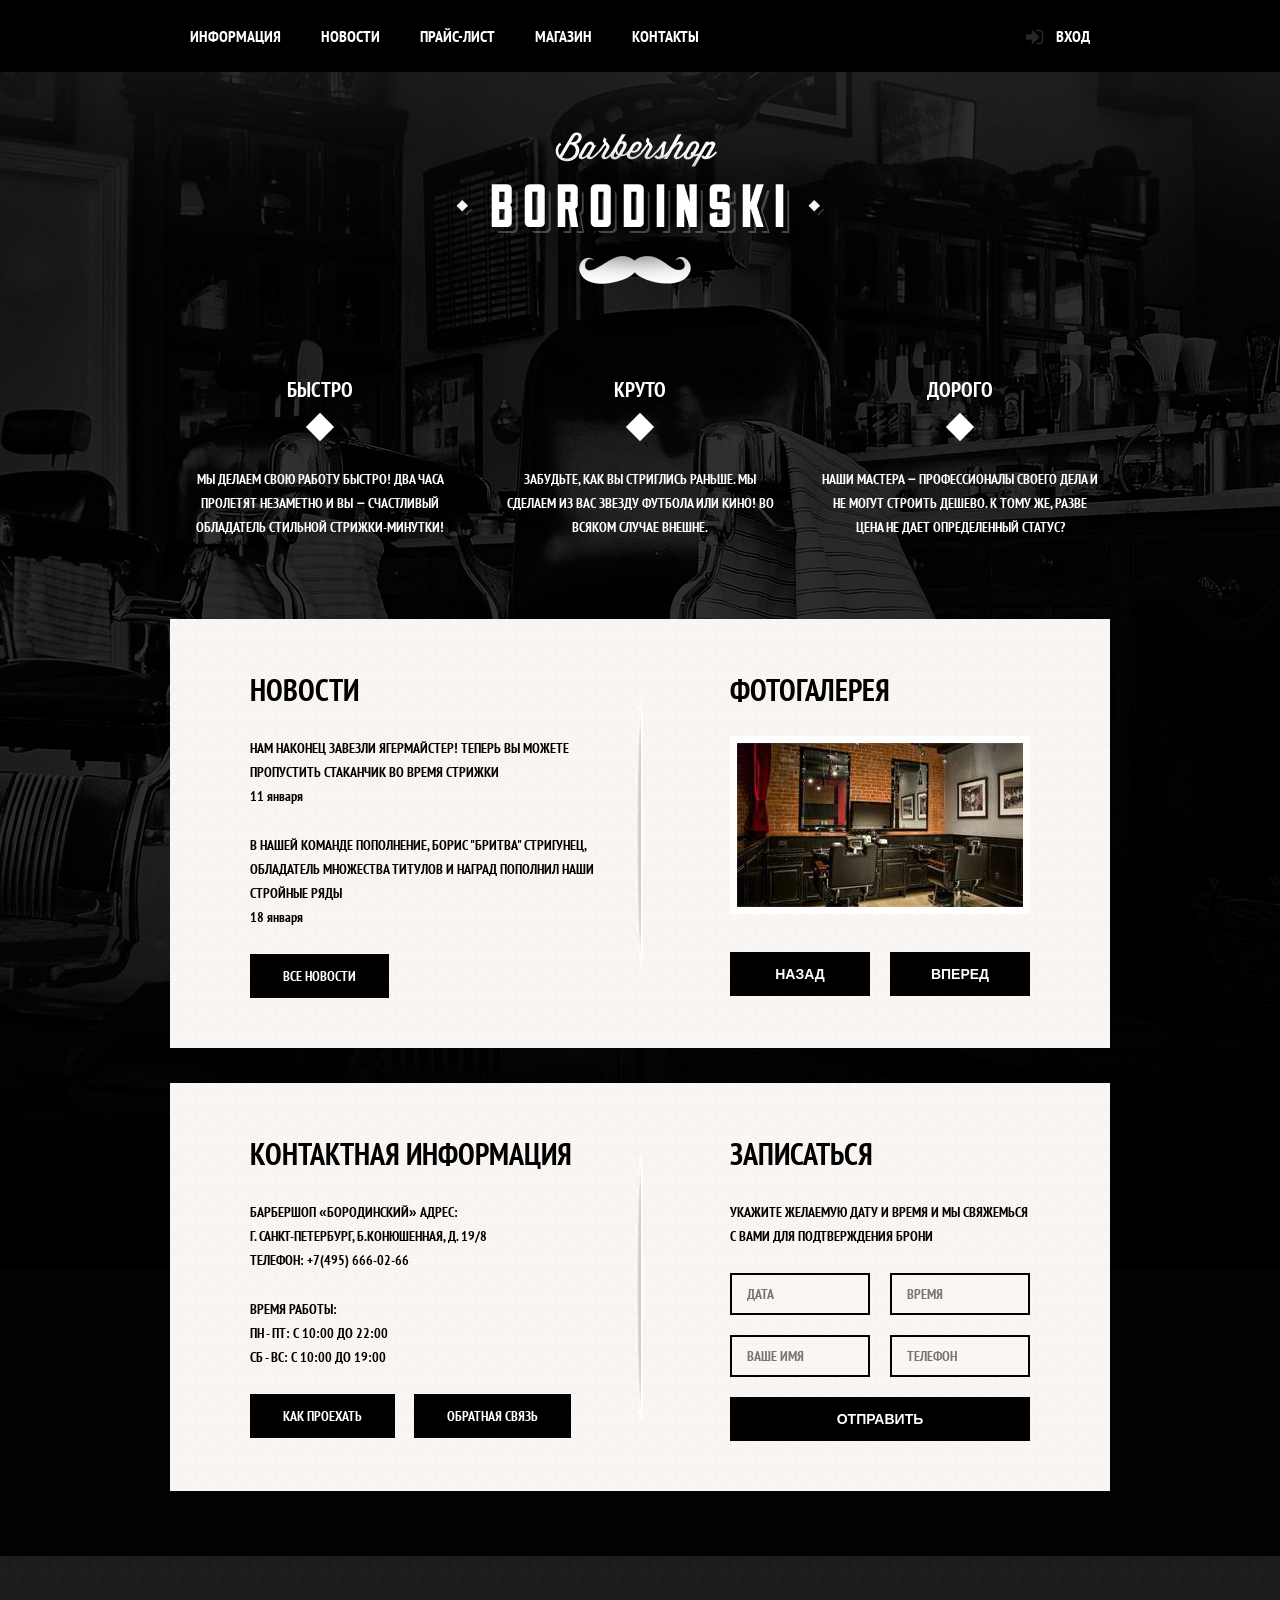
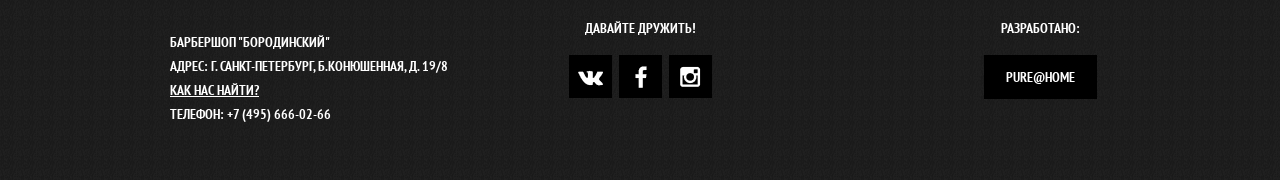
<file: barbershop-2017/index.html>
<!DOCTYPE html>
<html lang="en">
<head>
	<meta charset="UTF-8">
	<title>Main page fixed Barbershop</title>
	<link rel="stylesheet" href="css/normalize.css">
	<link rel="stylesheet" href="css/style-new.css">
	<link href="https://fonts.googleapis.com/css?family=PT+Sans:400,700&amp;subset=cyrillic" rel="stylesheet">
	<link rel="apple-touch-icon" sizes="180x180" href="apple-touch-icon.png">
	<link rel="icon" type="image/png" sizes="32x32" href="favicon-32x32.png">
	<link rel="icon" type="image/png" sizes="16x16" href="favicon-16x16.png">
	<link rel="manifest" href="manifest.json">
	<link rel="mask-icon" href="safari-pinned-tab.svg" color="#5bbad5">
	<meta name="theme-color" content="#ffffff">
</head>
<body>

	<header class="main-header">
		<div class="container clearfix">
			<nav class="main-navigation">
				<ul>
					<li>
						<a href="#">Информация</a>
					</li>
					<li>
						<a href="#">Новости</a>
					</li>
					<li>
						<a href="/barbershop-2017/inner-price.html">Прайс-лист</a>
					</li>
					<li>
						<a href="/barbershop-2017/inner-shop.html">Магазин</a>
					</li>
					<li>
						<a href="#">Контакты</a>
					</li>
				</ul>
			</nav>
			<div class="user-block">
				<a class="login">Вход</a>
			</div>
		</div>
	</header>

	<main class="container">
		<div class="main-logo">
			<img src="img/borodinskiy-logo.png" alt="cite-logo" width="368" height="204">
		</div>

		<section class="features clearfix">
			<div class="feature-item">
				<h2 class="feature-name">
					Быстро
				</h2>
				<p>
					Мы делаем свою работу быстро! Два часа пролетят незаметно и вы − счастливый обладатель стильной стрижки-минутки!
				</p>
			</div>
			<div class="feature-item">
				<h2 class="feature-name">
					Круто
				</h2>
				<p>
					Забудьте, как вы стриглись раньше. Мы сделаем из вас звезду футбола или кино! Во всяком случае внешне.
				</p>
			</div>
			<div class="feature-item">
				<h2 class="feature-name">
					Дорого
				</h2>
				<p>
					Наши мастера − профессионалы своего дела и не могут строить дешево. К тому же, разве цена не дает определенный статус?
				</p>
			</div>
		</section>

		<div class="index-content clearfix">
			<div class="index-content-left">
				<h2 class="index-content-title">Новости</h2>
				<ul class="news-preview">
					<li>
						<p>Нам наконец завезли ягермайстер! Теперь вы можете пропустить стаканчик во время стрижки</p>
						<time datetime="2016-01-11">11 января</time>
					</li>
					<li>
						<p>В нашей команде пополнение, Борис "Бритва" Стригунец, обладатель множества титулов и наград пополнил наши стройные ряды</p>
						<time datetime="2016-01-18">18 января</time>
					</li>
				</ul>
				<a href="#" class="btn">Все новости</a>
			</div>
			<div class="index-content-right">
				<h2 class="index-content-title">фотогалерея</h2>
				<div class="gallery">
					<figure class="gallery-content">
						<img src="img/gallery-1.jpg" alt="Фото слайдера" width="286" height="164">
					</figure>
					<button class="btn gallery-back" type="button">Назад</button>
					<button class="btn gallery-next" type="button">Вперед</button>
				</div>
			</div>
		</div>

		<div class="index-content clearfix">
			<div class="index-content-left">
				<h2 class="index-content-title">Контактная информация</h2>
				<p>
				Барбершоп «Бородинский» Адрес:<br>
				г. Санкт-петербург, Б.Конюшенная, д. 19/8<br>
				телефон: +7(495) 666-02-66
				</p>
				<p>
				Время работы:<br>
				Пн - Пт: c 10:00 до 22:00<br>
				Cб - Вс: c 10:00 до 19:00
				</p>
				<a href="#" class="btn btn-map">Как проехать</a>
				<a href="#" class="btn">Обратная связь</a>
			</div>
			<div class="index-content-right">
				<h2 class="index-content-title">Записаться</h2>
				<p>Укажите желаемую дату и время и мы свяжемься с вами для подтверждения брони</p>
				<form class="appointment-form" method="post" action="https://echo.htmlacademy.ru" >
					<input type="text" name="data" placeholder="Дата">
					<input type="text" name="time" placeholder="Время">
					<input type="text" name="name" placeholder="Ваше имя">
					<input type="tel" name="phone" placeholder="Телефон">
					<button class="btn" type="submit">Отправить</button>
				</form>
			</div>
		</div>
	</main>

	<footer class="main-footer">
		<div class="container clearfix">
			<section class="footer-contacts">
				<p>
					Барбершоп "Бородинский"<br> Адрес: г. Санкт-петербург, Б.Конюшенная, д. 19/8<br> <a href="#">Как нас найти?</a><br> Телефон: +7 (495) 666-02-66
				</p>
			</section>
			<section class="footer-social">
				<p>
					Давайте дружить!
				</p>
				<a href="#" class="social-btn social-btn-fb">Фейсбук</a>
				<a href="#" class="social-btn social-btn-vk">Вконтакте</a>
				<a href="#" class="social-btn social-btn-in">Инстаграм</a>
			</section>
			<section class="footer-copyright">
				<p>
					Разработано:
				</p>
				<a href="mailto:freelancepurework@gmail.com" class="btn btn-copyright">pure@home</a>
			</section>
		</div>
	</footer>

	<div class="modal-login">
		<button class="modal-close close1" type="button" title="Закрыть"></button>
		<h2>Личный кабинет</h2>
		<form class="modal-form" method="post" action="https://echo.htmlacademy.ru">
			<legend>Введите пожалуйста свой логин и пароль</legend>
			<input type="text" class="login-user" name="login" placeholder="ЛОГИН">
			<input type="password" class="login-password" name="password" placeholder="ПАРОЛЬ">
			<div class="forgot-wrapper">
				<label class="forgot-checkbox">
					<input type="checkbox" name="remember">
					<span class="remember-mark">Запомните меня</span>
				</label>
				<a href="#" class="recovery-password">Я забыл пароль!</a>
			</div>
			<button type="submit" class="btn">Войти</button>
		</form>
	</div>

	<div class="modal-map">
		<button type="button" title="Закрыть" class="modal-close close2"></button>
		<div class="static-map">
			<img src="img/static-map.jpg" alt="static-map" width="766" height="560">
		</div>
		<div id="yandex-map"></div>
	</div>

	<div class="modal-overlay"></div>
	<script src='js/all.js'></script>
</body>
</html>
</file>
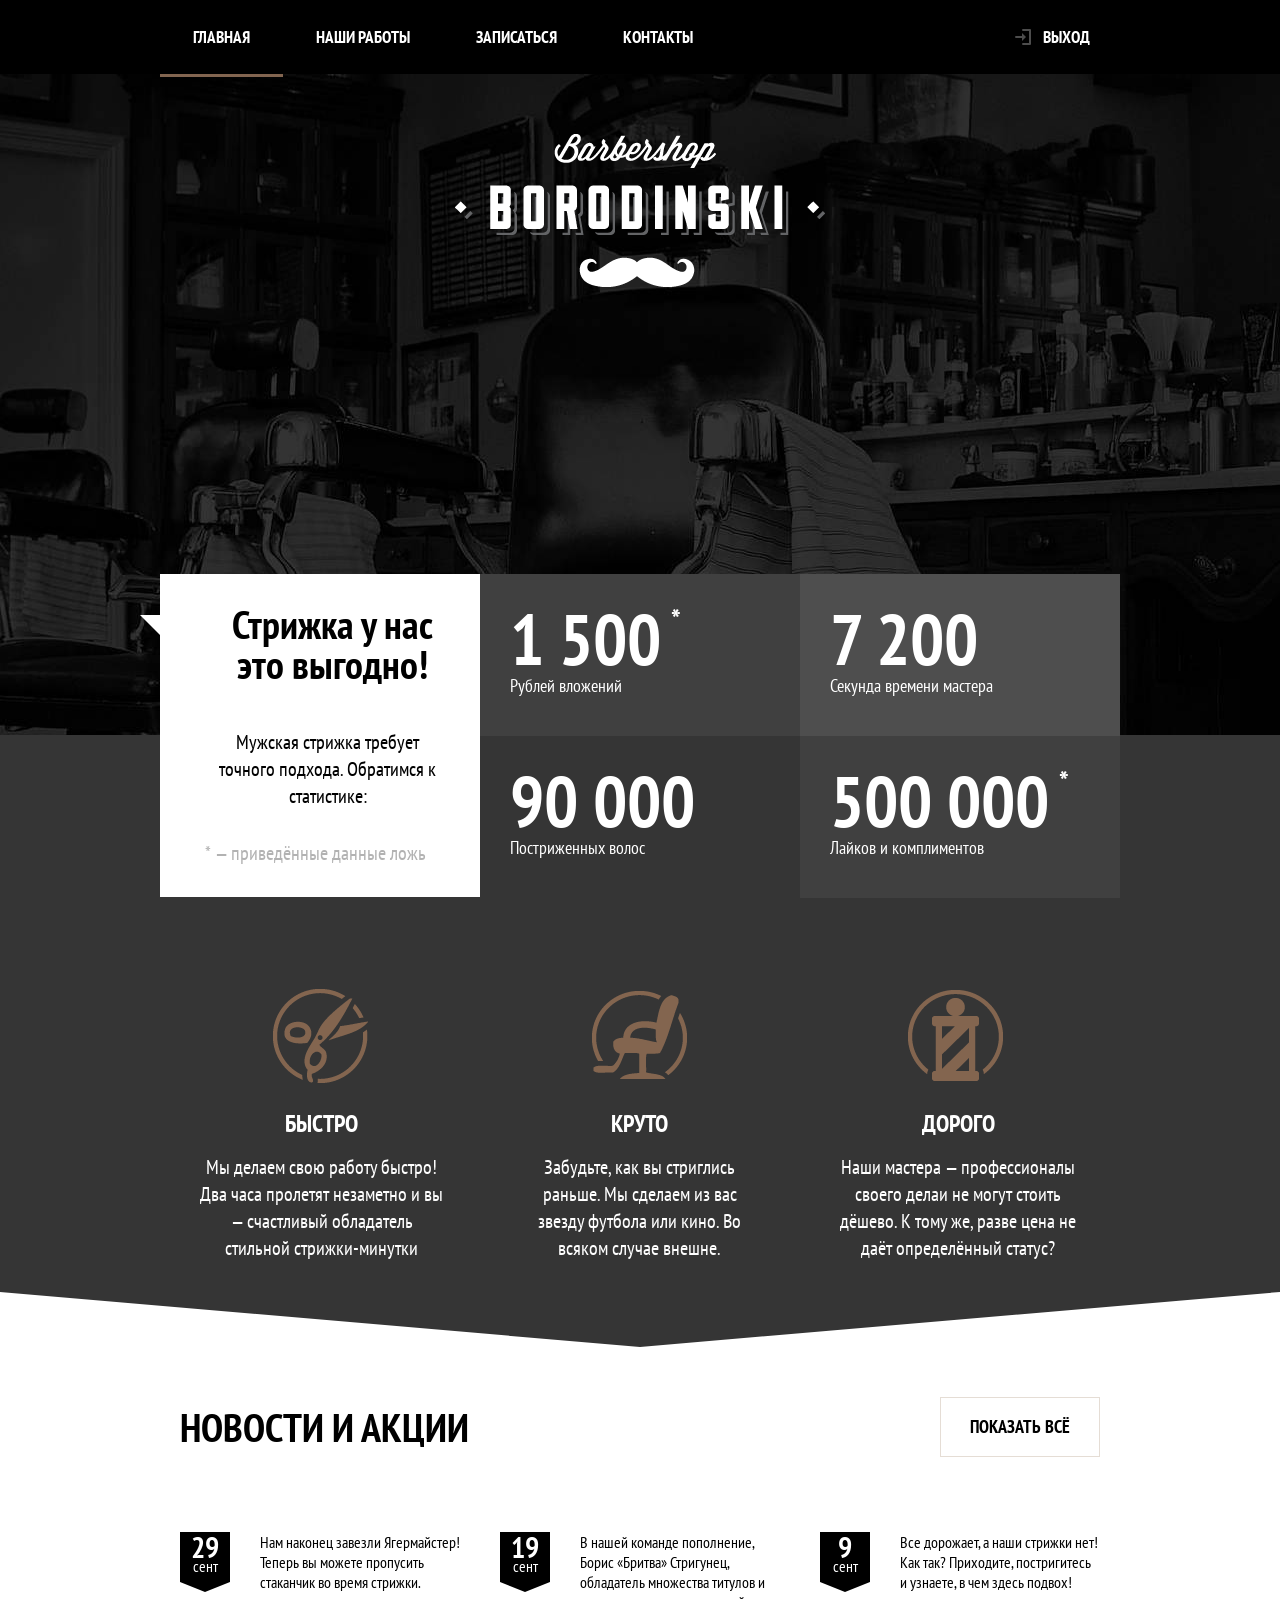
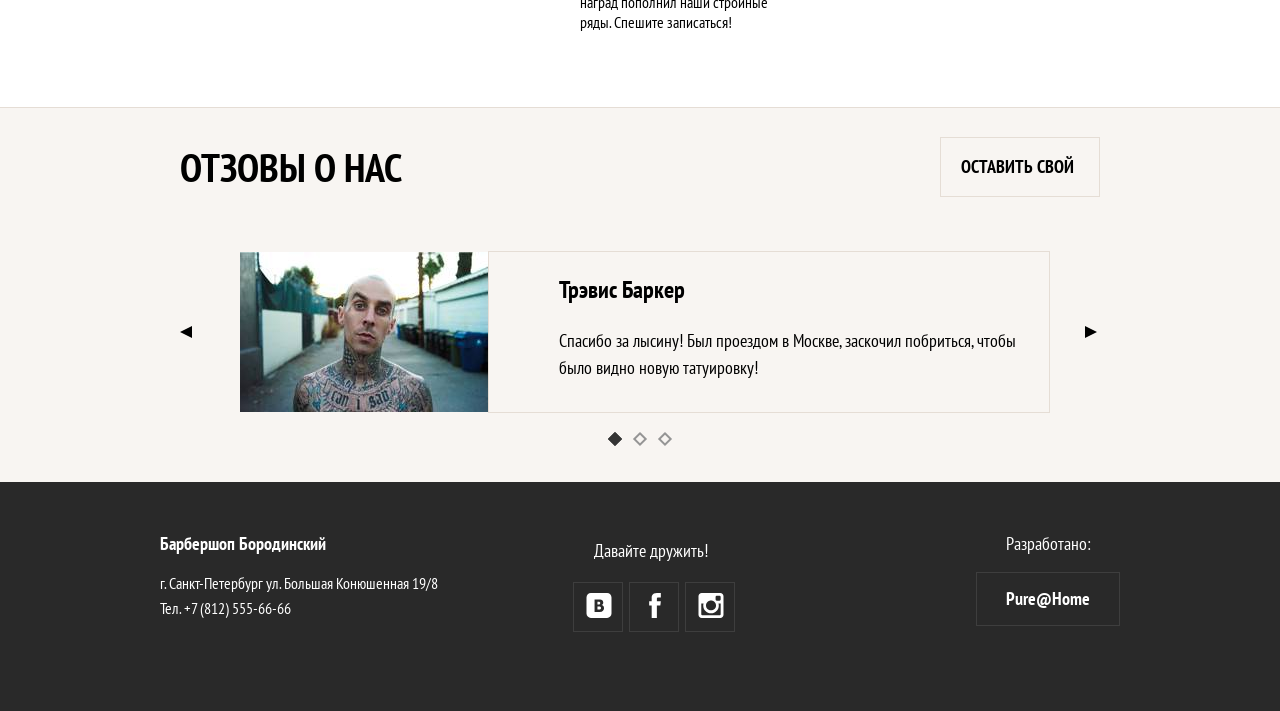
<file: barbershop-a-2017/index.html>
<!DOCTYPE html>
<html lang='ru'>
<head>
	<meta charset='UTF-8' />
	<title>Empire Barbershops</title>
	<link rel='stylesheet' href='css/style.min.css' />
	<link href="https://fonts.googleapis.com/css?family=PT+Sans+Narrow:400,700" rel="stylesheet">
	<meta name='viewport' content='width=device-width, initial-scale=1'>
	<meta name='format-detection' content='telephone=yes'>
	<script src='js/svg4everybody.min.js'></script>
	<script>svg4everybody();</script>
	<link rel="apple-touch-icon" sizes="180x180" href="apple-touch-icon.png">
	<link rel="icon" type="image/png" sizes="32x32" href="favicon-32x32.png">
	<link rel="icon" type="image/png" sizes="16x16" href="favicon-16x16.png">
	<link rel="manifest" href="manifest.json">
	<link rel="mask-icon" href="safari-pinned-tab.svg" color="#5bbad5">
	<meta name="theme-color" content="#404145">
</head>
<body>
	<header class='header-top'>
		<div class='header-top__wrapper'>
			<div class='header-top__logo-wrapper'>
				<picture>
					<source media='(min-width: 977px)' srcset='img/icons/logotype-desk.png'>
					<source media='(min-width: 550px)' srcset='img/icons/logotype-tab.png'>
					<img class='header-top__logo' src='img/icons/logotype-desk.png' srcset='img/icons/logotype-mob.png' alt='logotype borodinskiy' />
				</picture>
			</div>
			<h1 class='header-top__caption-availability'>Эталонная сеть барбершопов "Бородинский" — 100 лет истории.</h1>
			<input type='checkbox' id='hamburger' />
			<label for='hamburger' class='hamburger-menu  hamburger-menu--close'>Главная</label>
			<ul class='main-menu'>
				<li><a class='main-menu__link  main-menu__link--active'>Главная</a></li>
				<li><a class='main-menu__link' href='/barbershop-a-2017/photo.html'>Наши работы</a></li>
				<li><a class='main-menu__link' href='#'>Записаться</a></li>
				<li><a class='main-menu__link' href='#'>Контакты</a></li>
				<li><a class='main-menu__link  main-menu__link--logout' href='#'>Выход</a></li>
			</ul>
		</div>
	</header>

	<section class='statistics'>
		<div class='statistics__wrapper'>
			<div class='statistics__inner  statistics__inner--bg'>
				<div class='statistics__section1'>
					<h2 class='statistics__caption'>Стрижка у нас это выгодно!</h2>
					<p class='statistics__description'>Мужская стрижка требует точного
						подхода. Обратимся к статистике:</p>
					<div class='statistics__footnote  statistics__footnote--desktop'>* — приведённые данные ложь</div>
				</div>
			</div>
			<div class='statistics__inner  statistics__inner--color'>
				<div class='statistics__section2'>
					<ul class='statistics__lists'>
						<li class='statistics__list  statistics__list--money  mobile-center'>
							<div class='statistics__sum'>1 500</div>
							<div class='statistics__title'>Рублей вложений</div>
						</li>
						<li class='statistics__list  statistics__list--time  mobile-center'>
							<div class='statistics__sum'>7 200</div>
							<div class='statistics__title'>Секунда времени мастера</div>
						</li>
						<li class='statistics__list  statistics__list--count mobile-center'>
							<div class='statistics__sum'>90 000</div>
							<div class='statistics__title'>Постриженных волос</div>
						</li>
						<li class='statistics__list  statistics__list--likes  mobile-center'>
							<div class='statistics__sum'>500 000</div>
							<div class='statistics__title'>Лайков и комплиментов</div>
						</li>
					</ul>
					<div class='statistics__footnote  statistics__footnote--mobile'>* — приведённые данные ложь</div>
				</div>
			</div>
		</div>
	</section>

	<section class='advantages'>
		<div class='advantages__wrapper'>
			<input type='radio' id='advantages__fast' name='advantages' checked />
			<input type='radio' id='advantages__cool' name='advantages' />
			<input type='radio' id='advantages__expensive' name='advantages' />
			<div class='advantages__fast'>
				<h2 class='advantages__caption'>Быстро</h2>
				<p class='advantages__tittle'>Мы делаем свою работу быстро! Два часа пролетят незаметно и вы — счастливый обладатель стильной стрижки-минутки</p>
			</div>
			<div class='advantages__cool'>
				<h2 class='advantages__caption'>Круто</h2>
				<p class='advantages__tittle'>Забудьте, как вы стриглись раньше. Мы сделаем из вас звезду футбола или кино. Во всяком случае внешне.
				</p>
			</div>
			<div class='advantages__expensive'>
				<h2 class='advantages__caption'>Дорого</h2>
				<p class='advantages__tittle'>Наши мастера — профессионалы своего делаи не могут стоить дёшево. К тому же, разве цена не даёт определённый статус?</p>
			</div>
			<div class='toogle  toogle--advantages'>
				<label for='advantages__fast'></label>
				<label for='advantages__cool'></label>
				<label for='advantages__expensive'></label>
			</div>
		</div>
	</section>

	<section class='news'>
		<div class='news__wrapper  mobile-center'>
			<h2 class='news__caption'>Новости и акции</h2>
			<div class='news__post'>
				<div class='news__date-wrapper'>
					<div class='news__data'>29</div>
					<time datetime='2017-09-29'>сент</time>
				</div>
				<p class='news__tittle'><a href='#1'>Нам наконец завезли Ягермайстер! Теперь вы можете пропусить стаканчик во время стрижки.</a></p>
			</div>
			<div class='news__post'>
				<div class='news__date-wrapper'>
					<div class='news__data'>19</div>
					<time datetime='2017-09-19'>сент</time>
				</div>
				<p class='news__tittle'><a href='#2'>В нашей команде пополнение, Борис «Бритва» Стригунец, обладатель множества титулов и наград пополнил наши стройные ряды. Спешите записаться!</a></p>
			</div>
			<div class='news__post'>
				<div class='news__date-wrapper'>
					<div class='news__data'>9</div>
					<time datetime='2017-09-09'>сент</time>
				</div>
				<p class='news__tittle'><a href='#3'>Все дорожает, а наши стрижки нет! Как так? Приходите, постригитесь и узнаете, в чем здесь подвох!</a></p>
			</div>
			<div class='news__post'>
				<div class='news__date-wrapper'>
					<div class='news__data'>7</div>
					<time datetime='2017-09-07'>сент</time>
				</div>
				<p class='news__tittle'>Стиль, красота, вот ляпота! Как так? Приходите, постригитесь и узнаете, в чем здесь подвох!</p>
			</div>
			<button class='btn  news__btn-open'>Показать всё</button>
		</div>
	</section>

	<section class='reviews'>
		<div class='reviews__wrapper  mobile-center'>
			<h2 class='reviews__caption'>Отзовы о нас</h2>
			<input type='radio' id='reviews__person1' name='reviews' checked />
			<input type='radio' id='reviews__person2' name='reviews' />
			<input type='radio' id='reviews__person3' name='reviews' />

			<div class='reviews__box  reviews__box--first'>
				<div class='reviews__portrait'>
					<picture>
						<source media='(min-width: 977px)' srcset='img/travis-desk.jpg'>
						<source media='(min-width: 550px)' srcset='img/travis-tab.jpg'>
						<img src='img/travis-desk.jpg' srcset='img/travis-mob.jpg' alt='Трэвис Баркер, музыкант'>
					</picture>
				</div>
				<div class='reviews__description'>
					<h3 class='reviews__name'>Трэвис Баркер</h3>
					<p class='reviews__tittle'>Спасибо за лысину! Был проездом в Москве, заскочил побриться, чтобы было видно новую татуировку!</p>
				</div>
			</div>
			<div class='reviews__box  reviews__box--second'>
				<div class='reviews__portrait'>
					<picture>
						<source media='(min-width: 977px)' srcset='img/fred-desk.jpg'>
						<source media='(min-width: 550px)' srcset='img/fred-tab.jpg'>
						<img src='img/fred-desk.jpg' srcset='img/fred-mob.jpg' alt='Фрэд Дерст, музыкант'>
					</picture>
				</div>
				<div class='reviews__description'>
					<h3 class='reviews__name'>Fred Durst</h3>
					<p class='reviews__tittle'>Durst and I exchanged some calls and texts over a few days, making sure we were a good fit, and it seemed like it was all-systems-go. My current album is a bomb, have you heard?</p>
				</div>
			</div>
			<div class='reviews__box  reviews__box--third'>
				<div class='reviews__portrait'>
					<picture>
						<source media='(min-width: 977px)' srcset='img/sharon-desk.jpg'>
						<source media='(min-width: 550px)' srcset='img/sharon-tab.jpg'>
						<img src='img/sharon-desk.jpg' srcset='img/sharon-mob.jpg' alt='Шарон Ден Адель, музыкант' />
					</picture>
				</div>
				<div class='reviews__description'>
					<h3 class='reviews__name'>Sharon Den Adel</h3>
					<p class='reviews__tittle'>Yeah, we are almost done with this tour. We only have a few shows left and then we’re off to the festivals. Festival season has already started.</p>
				</div>
			</div>
			<button class='btn  reviews__btn-write'>Оставить свой</button>
			<div class='slider-arrow  slider-arrow--reviews'>
				<label for='reviews__person1'></label>
				<label for='reviews__person2'></label>
				<label for='reviews__person3'></label>
			</div>
			<div class='toogle  toogle--reviews'>
				<label for='reviews__person1'></label>
				<label for='reviews__person2'></label>
				<label for='reviews__person3'></label>
			</div>
		</div>
	</section>

	<footer class='footer'>
		<div class='footer__wrapper'>
			<div class='footer__inner  footer__inner--top  mobile-center'>
				<div class='footer__top'>
					<h3 class='footer__caption'>Барбершоп Бородинский</h3>
					<p>г. Санкт-Петербург ул. Большая Конюшенная 19/8</p>
					<a class='footer__phone-a' href='tel:78125556666'>+7 (812) 555-66-66</a>
					<span class='footer__phone-span'>Тел. +7 (812) 555-66-66</span>
				</div>
			</div>
			<div class='footer__inner  footer__inner--middle'>
				<div class='footer__middle'>
					<p class='footer__social-text'>Давайте дружить!</p>
					<a class='footer__vkontakte  footer__social-icon' href='#'>vk<svg class='footer__svg  footer__svg--vk'><use xlink:href='svg-sprites/sprite-symbol.svg#vkontakte' /></svg></a>
					<a class='footer__facebook  footer__social-icon' href='#'>fb<svg class='footer__svg footer__svg--fb'><use xlink:href='svg-sprites/sprite-symbol.svg#facebook' /></svg></a>
					<a class='footer__instagram  footer__social-icon' href='#'>inst<svg class='footer__svg footer__svg--in'><use xlink:href='svg-sprites/sprite-symbol.svg#instagram' /></svg></a>
				</div>
			</div>
			<div class='footer__inner  footer__inner--bottom  mobile-center'>
				<div class='footer__bottom'>
					<p class='footer__developer'>Разработано:</p>
					<a class='footer__dev-link' href='mailto:freelancepurework@gmail.com?subject=Из Barbershop по поводу Работы' target='_blank'>Pure@Home</a>
				</div>
			</div>
		</div>
	</footer>

</body>
</html>
</file>
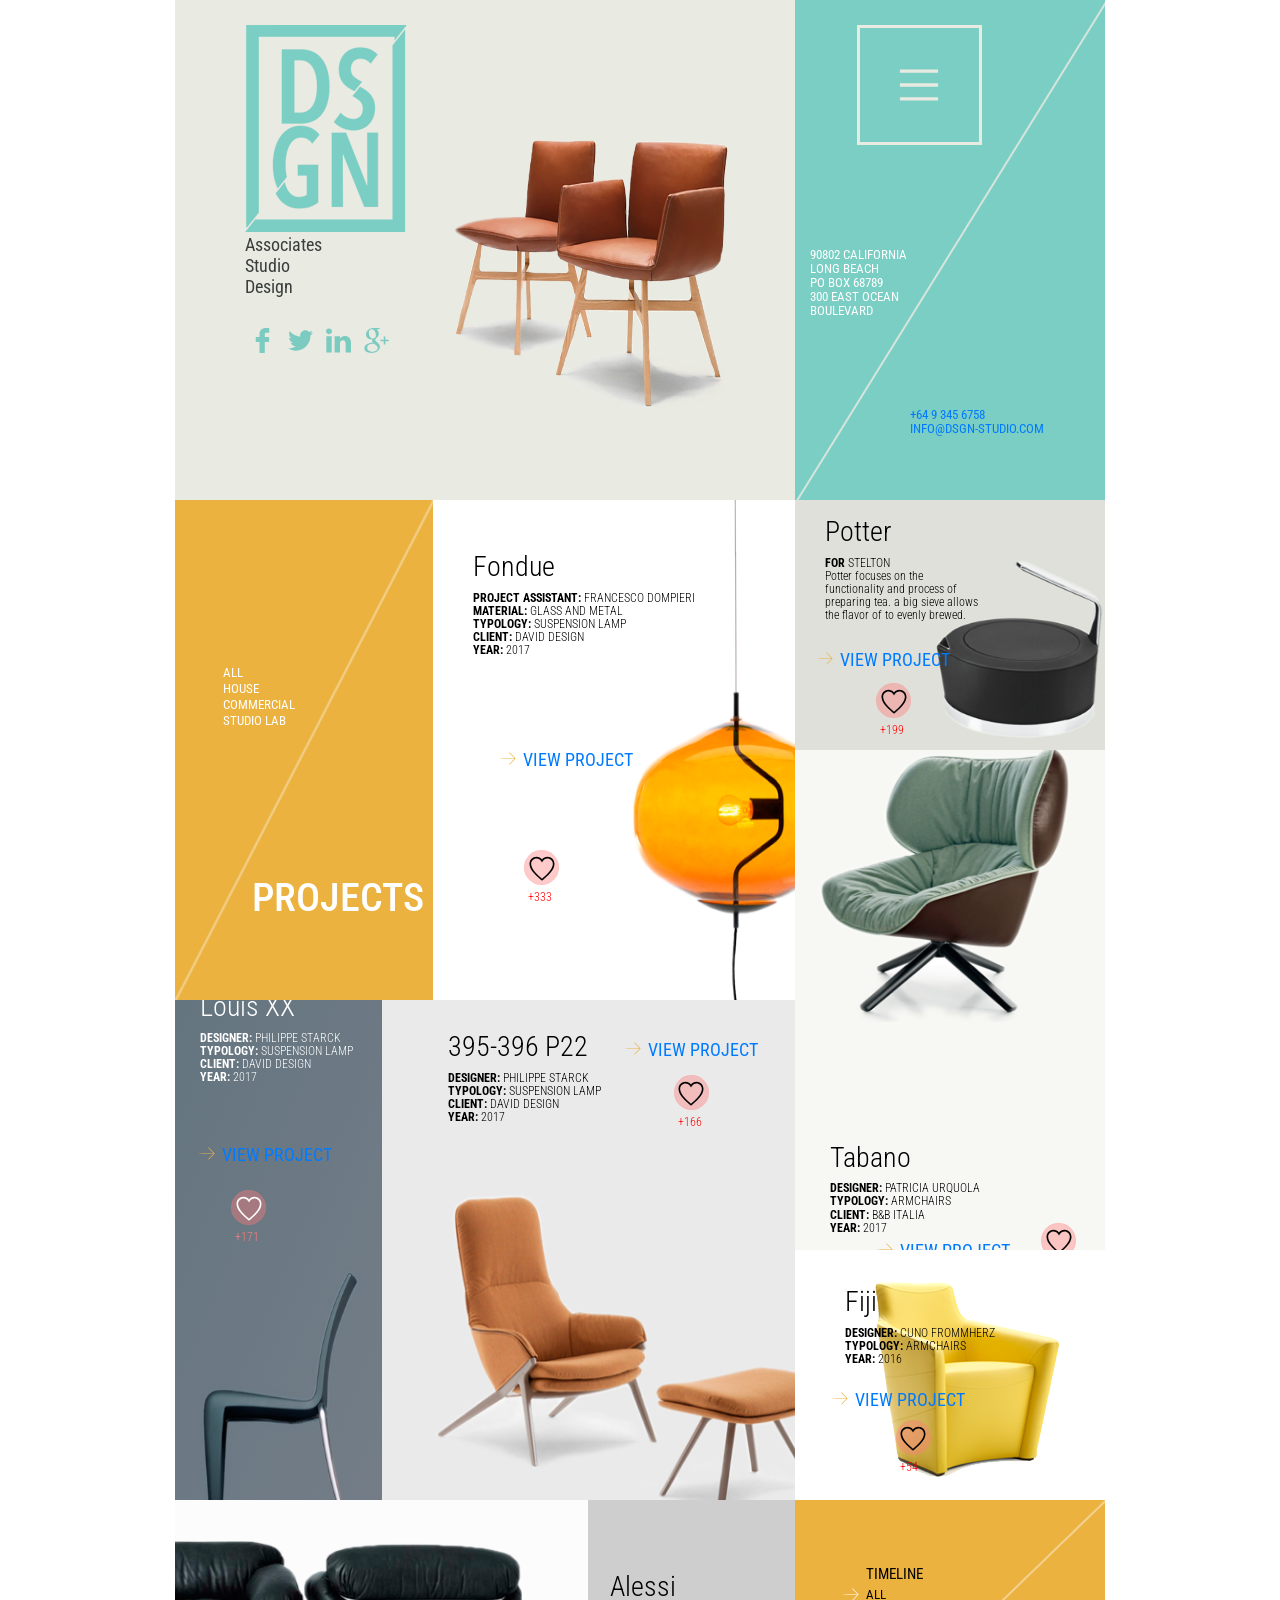
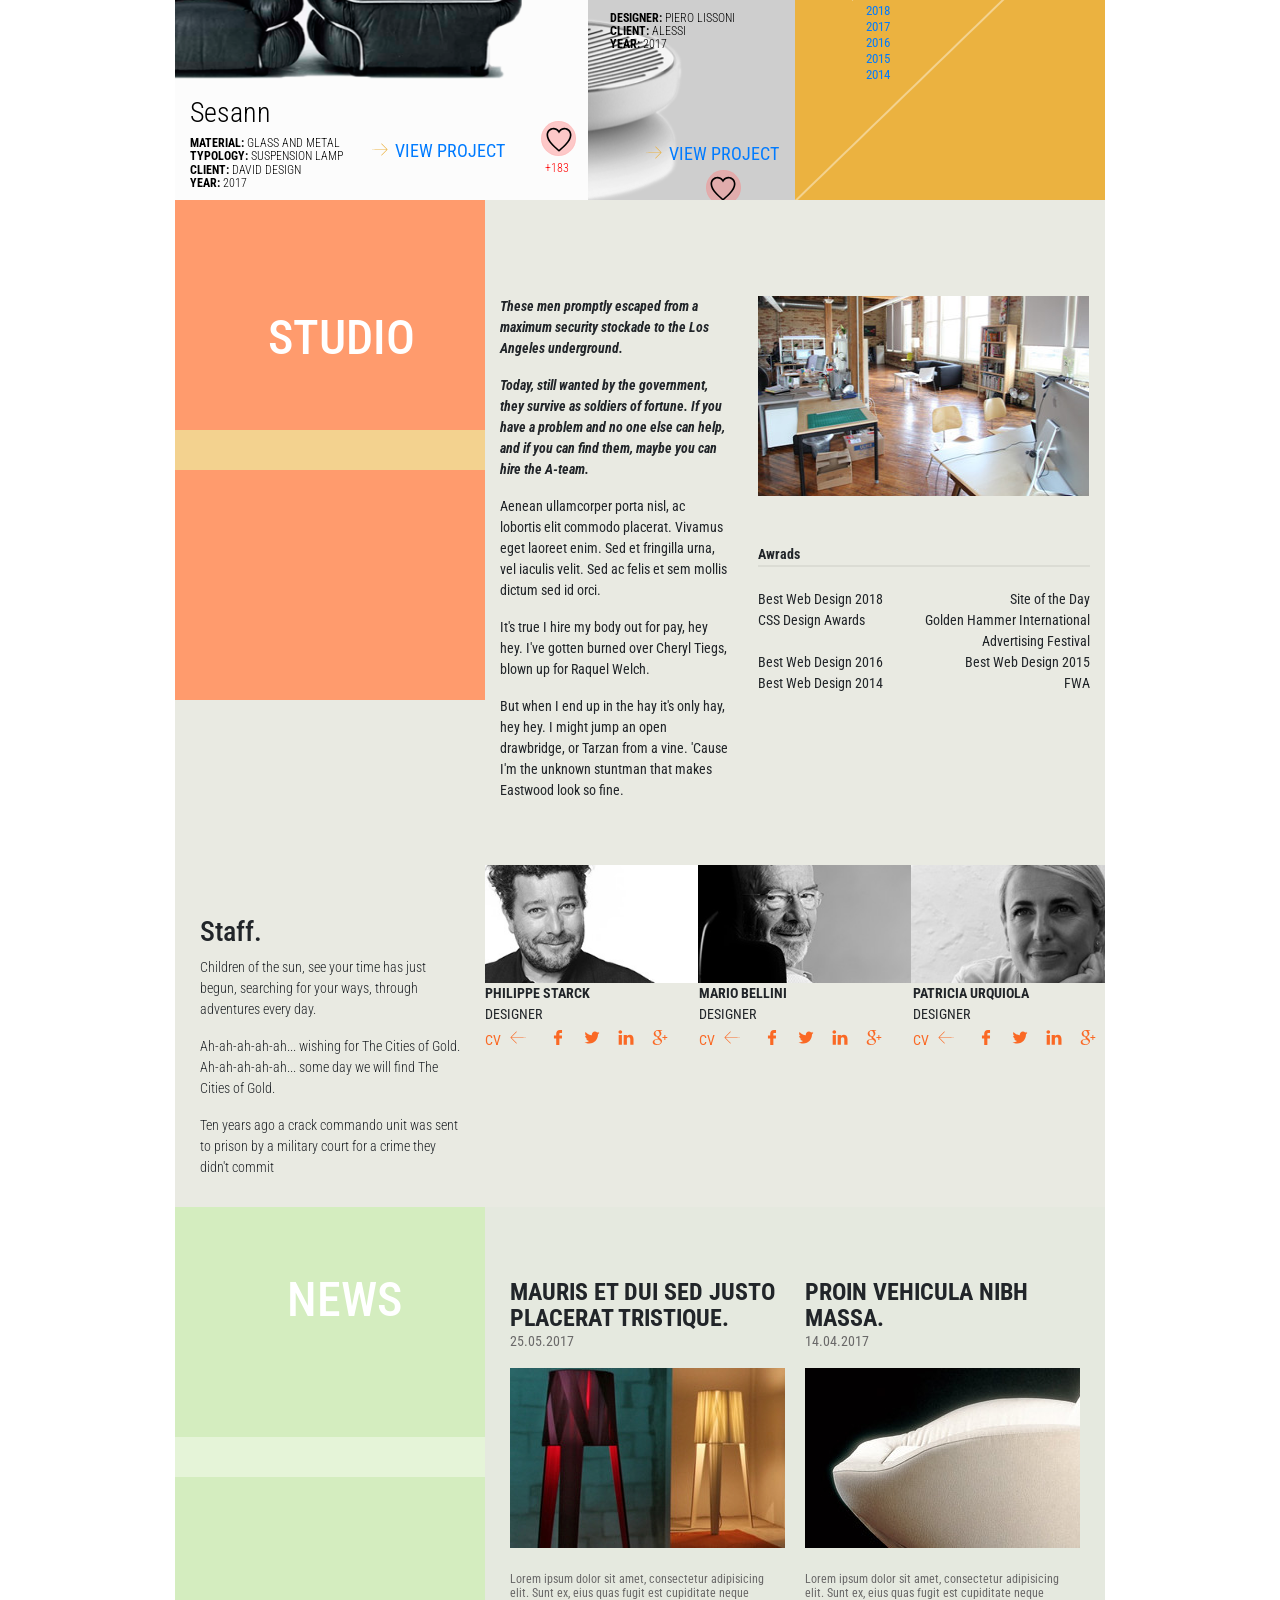
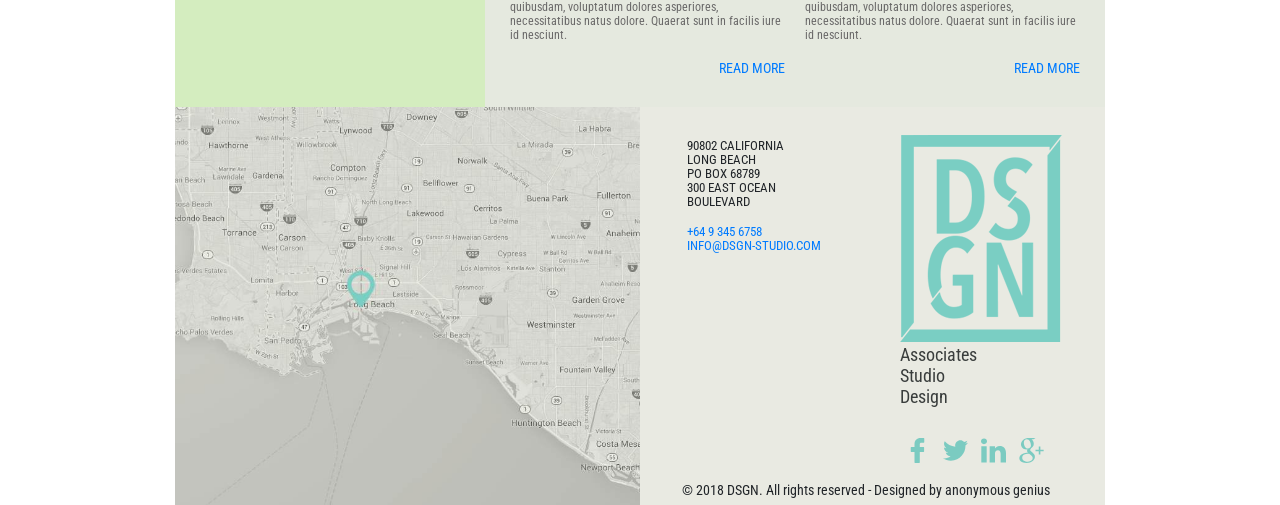
<file: dsgn-2018/index.html>
<!DOCTYPE html>
<html lang='en'>
<head>
	<meta charset='UTF-8' />
	<title>DSGN Awwwards</title>
	<link rel='stylesheet' href='css/custombs4.min.css' />
	<link rel='stylesheet' href='css/style.min.css' />
	<link href="https://fonts.googleapis.com/css?family=Roboto+Condensed:300,400,700,700i" rel="stylesheet">
	<script src='libs/svg4everybody.min.js'></script>
	<script>svg4everybody();</script>
	<link rel="apple-touch-icon" sizes="180x180" href="apple-touch-icon.png">
	<link rel="icon" type="image/png" sizes="32x32" href="favicon-32x32.png">
	<link rel="icon" type="image/png" sizes="16x16" href="favicon-16x16.png">
	<link rel="manifest" href="manifest.json">
	<link rel="mask-icon" href="safari-pinned-tab.svg" color="#fe7c7c">
	<meta name="apple-mobile-web-app-title" content="DSGN-APP">
	<meta name="application-name" content="DSGN-APP">
	<meta name="theme-color" content="#fe7c7c">
</head>
<body>
<header class='container  header'>
	<div class='row  no-gutters'>

		<div class='col-8  header__l1'>
			<div class='face-company  face-company--header  position-absolute'>
				<h1 class='sr-only'>You have ideas, but you do not know how to implement them, then we go to you, our experience is fixed by a lot of awards, our design studio is in the top 3 in USA.</h1>
				<picture>
					<source media="(min-width: 1300px)" srcset='img/logo.png 1x, img/2x/logo@2x.png 2x, img/3x/logo@3x.png 3x'/>
					<source media="(min-width: 950px)" srcset='img/logo.png 1x, img/2x/logo@2x.png 2x, img/3x/logo@3x.png 3x' />
					<source media="(min-width: 550px)" srcset='img/logo.png 1x, img/2x/logo@2x.png 2x, img/3x/logo@3x.png 3x' />
					<img src='img/logo.png' srcset='img/logo.png 1x, img/2x/logo@2x.png 2x, img/3x/logo@3x.png 3x' alt='Design studio from California' class='face-company__logo  mb-1' />
				</picture>
				<ul class='face-company__list  list-unstyled  mb-4'>
					<li><a class='face-company__link' href='#00'>Associates</a></li>
					<li><a class='face-company__link' href='#01'>Studio</a></li>
					<li><a class='face-company__link' href='#02'>Design</a></li>
				</ul>
				<div class='face-company__social'>
					<a class='face-company__social-link' href='https://facebook.com' target='_blank'>
						<svg class='face-company__svg' xmlns='http://www.w3.org/2000/svg' width='25' height='22'>
							<use xlink:href='svg-sprites/sprite4.svg#fb'></use>
						</svg>
					</a>
					<a class='face-company__social-link' href='https://twitter.com' target='_blank'>
						<svg class='face-company__svg' xmlns='http://www.w3.org/2000/svg' width='25' height='22'>
							<use xlink:href='svg-sprites/sprite4.svg#tw'></use>
						</svg>
					</a>
					<a class='face-company__social-link' href='https://linkedin.com' target='_blank'>
						<svg class='face-company__svg' xmlns='http://www.w3.org/2000/svg' width='25' height='22'>
							<use xlink:href='svg-sprites/sprite4.svg#li'></use>
						</svg>
					</a>
					<a class='face-company__social-link' href='https://plus.google.com' target='_blank'>
						<svg class='face-company__svg' xmlns='http://www.w3.org/2000/svg' width='25' height='22'>
							<use xlink:href='svg-sprites/sprite4.svg#gp'></use>
						</svg>
					</a>
				</div>
			</div>
			<img src='img/projects/l0.png' class='img  img--l0  position-absolute' alt='Two wooden chairs' />
		</div>

		<div class='col-4  header__r1'>
			<address class='address  header__address'>
				<p class='header__address-info'>
					<span class='d-block  text-uppercase'>90802 California</span>
					<span class='d-block  text-uppercase'>Long beach</span>
					<span class='d-block  text-uppercase'>PO Box 68789</span>
					<span class='d-block  text-uppercase'>300 East Ocean</span>
					<span class='d-block  text-uppercase'>Boulevard</span>
				</p>
				<div class='address__mail  header__mail'>
					<a class='text-uppercase' href='tel:+64-9-345-6758'>+64 9 345 6758</a>
					<a class='text-uppercase' href='mailto:info@dsgn-studio.com '>info@dsgn-studio.com</a>
				</div>
			</address>
			<div class='header__btn-wrapper  position-absolute'>
				<button class='btn  header__btn-hamburger  collapsed' type='button' data-toggle='collapse' data-target='#main-menu' aria-expanded='false' aria-controls='Toggle navigation'>
					<span class='header__btn-icon'></span>
				</button>
				<div class='collapse  bg-warning' id='main-menu'>
					<ul class='nav'>
						<li><a class='my__link' href='#001'>home</a></li>
						<li><a class='my__link' href='#002'>projects</a></li>
						<li><a class='my__link' href='#003'>studio</a></li>
						<li><a class='my__link' href='#004'>news</a></li>
						<li><a class='my__link' href='#005'>contact</a></li>
					</ul>
				</div>
			</div>
		</div>

	</div>
</header>

<div class='container  project' >
	<div class='row  no-gutters'>
		<div class='col-8  d-flex flex-wrap' >
			<div class='col-5  d-flex  project__l0'>
				<ul class='project-list'>
					<li class='project-list__item  '>
						<i id='fixjump-1'></i>
						<a class='project-list__link' href='#fixjump-1'>All</a>
						<svg class='sprite4  sprite4__arrow  sprite4__arrow--white' xmlns='http://www.w3.org/2000/svg' width='20' height='15'>
							<use xlink:href=svg-sprites/sprite4.svg#arrow></use>
						</svg>
					</li>
					<li class='project-list__item  '>
						<i id='fixjump-2'></i>
						<a class='project-list__link' href='#fixjump-2'>House</a>
						<svg class='sprite4  sprite4__arrow  sprite4__arrow--white' xmlns='http://www.w3.org/2000/svg' width='20' height='15'>
							<use xlink:href=svg-sprites/sprite4.svg#arrow></use>
						</svg>
					</li>
					<li class='project-list__item  '>
						<i id='fixjump-3'></i>
						<a class='project-list__link' href='#fixjump-3'>Commercial</a>
						<svg class='sprite4  sprite4__arrow  sprite4__arrow--white' xmlns='http://www.w3.org/2000/svg' width='20' height='15'>
							<use xlink:href=svg-sprites/sprite4.svg#arrow></use>
						</svg>
					</li>
					<li class='project-list__item  '>
						<i id='fixjump-4'></i>
						<a class='project-list__link' href='#fixjump-4'>Studio Lab</a>
						<svg class='sprite4  sprite4__arrow  sprite4__arrow--white' xmlns='http://www.w3.org/2000/svg' width='20' height='15'>
							<use xlink:href=svg-sprites/sprite4.svg#arrow></use>
						</svg>
					</li>
				</ul>
				<h2 class='project__caption'>Projects</h2>
			</div>

			<div class='col-7  d-flex  project__l1'>
				<div class='project__item  position-absolute  project__item--l1'>
					<h3 class='project__name'>Fondue</h3>
					<div class='project__type'>
						<p class='project__assistant  m-0  p-0  text-uppercase'>Project Assistant: <span class='font-weight-light'>Francesco Dompieri</span></p>
						<p class='project__material  m-0  p-0  text-uppercase'>Material: <span class='font-weight-light'>Glass and Metal</span></p>
						<p class='project__typology  m-0  p-0  text-uppercase'>Typology: <span class='font-weight-light'>Suspension lamp</span></p>
						<p class='project__client  m-0  p-0  text-uppercase'>Client: <span class='font-weight-light'>David Design</span></p>
						<p class='project__year  m-0  p-0  text-uppercase'>Year: <span class='font-weight-light'>2017</span></p>
					</div>
					<div class='project__view  project__view--l1  position-absolute'>
						<a href='#v1' data-target='#modal-project__l1' data-toggle="modal">View Project</a>
						<svg class='sprite4  sprite4__arrow  sprite4__arrow--yellow' xmlns='http://www.w3.org/2000/svg' width='20' height='15'>
							<use xlink:href=svg-sprites/sprite4.svg#arrow></use>
						</svg>
					</div>
					<div class='project__like  project__like--l1  position-absolute  font-weight-light'>
						<span class='custom333'>+333</span>
						<div class='project__svg-wr'>
							<svg class='sprite4  sprite4__favorite  sprite4__favorite--l1' xmlns='http://www.w3.org/2000/svg' width='20' height='15'>
								<use xlink:href=svg-sprites/sprite4.svg#favorite></use>
							</svg>
						</div>
					</div>
				</div>
				<img class='img  img--l1  position-absolute' src='img/projects/l1.png' alt='Magical yellow light' />
			</div>

			<div class='col-4  d-flex  project__l2'>
				<div class='project__item  position-absolute  project__item--l2'>
					<h3 class='project__name'>Louis XX</h3>
					<div class='project__type'>
						<div class='project__designer  m-0  p-0  text-uppercase'>Designer: <span class='font-weight-light'>Philippe Starck</span></div>
						<div class='project__typology  m-0  p-0  text-uppercase'>Typology: <span class='font-weight-light'>Suspension lamp</span></div>
						<div class='project__client  m-0  p-0  text-uppercase'>Client: <span class='font-weight-light'>David Design</span></div>
						<div class='project__year  m-0  p-0  text-uppercase'>Year: <span class='font-weight-light'>2017</span></div>
					</div>
					<div class='project__view  project__view--l2  position-absolute'>
						<a href='#v1' data-target='#modal-project__l2' data-toggle="modal">View Project</a>
						<svg class='sprite4  sprite4__arrow  sprite4__arrow--yellow' xmlns='http://www.w3.org/2000/svg' width='20' height='15'>
							<use xlink:href=svg-sprites/sprite4.svg#arrow></use>
						</svg>
					</div>
					<div class='project__like  project__like--l2  position-absolute  font-weight-light'>
						<span class=''>+171</span>
						<div class='project__svg-wr'>
							<svg class='sprite4  sprite4__favorite  sprite4__favorite--l2' xmlns='http://www.w3.org/2000/svg' width='20' height='15'>
								<use xlink:href=svg-sprites/sprite4.svg#favorite></use>
							</svg>
						</div>
					</div>
				</div>
				<img class='img  img--l2  position-absolute' src='img/projects/l2.png' alt='Stylish office chair' />
			</div>

			<div class='col-8  d-flex  project__l3'>
				<div class='project__item  position-absolute  project__item--l3'>
					<h3 class='project__name'>395-396 P22</h3>
					<div class='project__type'>
						<div class='project__designer  m-0  p-0  text-uppercase'>Designer: <span class='font-weight-light'>philippe starck</span></div>
						<div class='project__typology  m-0  p-0  text-uppercase'>Typology: <span class='font-weight-light'>Suspension lamp</span></div>
						<div class='project__client  m-0  p-0  text-uppercase'>Client: <span class='font-weight-light'>David Design</span></div>
						<div class='project__year  m-0  p-0  text-uppercase'>Year: <span class='font-weight-light'>2017</span></div>
					</div>
					<div class='project__view  project__view--l3  position-absolute'>
						<a href='#v1' data-target='#modal-project__l3' data-toggle="modal">View Project</a>
						<svg class='sprite4  sprite4__arrow  sprite4__arrow--yellow' xmlns='http://www.w3.org/2000/svg' width='20' height='15'>
							<use xlink:href=svg-sprites/sprite4.svg#arrow></use>
						</svg>
					</div>
					<div class='project__like  project__like--l3  position-absolute  font-weight-light'>
						<span class=''>+166</span>
						<div class='project__svg-wr'>
							<svg class='sprite4  sprite4__favorite  sprite4__favorite--l3' xmlns='http://www.w3.org/2000/svg' width='20' height='15'>
								<use xlink:href=svg-sprites/sprite4.svg#favorite></use>
							</svg>
						</div>
					</div>
				</div>
				<img class='img  img--l3  position-absolute' src='img/projects/l3.png' alt='Soft armchair with stand' />
			</div>

			<div class='col-8  d-flex  project__l4'>
				<div class='project__item  position-absolute  project__item--l4'>
					<h3 class='project__name'>Sesann</h3>
					<div class='project__type'>
						<div class='project__material  m-0  p-0  text-uppercase'>Material: <span class='font-weight-light'>Glass and Metal</span></div>
						<div class='project__typology  m-0  p-0  text-uppercase'>Typology: <span class='font-weight-light'>Suspension lamp</span></div>
						<div class='project__client  m-0  p-0  text-uppercase'>Client: <span class='font-weight-light'>David Design</span></div>
						<div class='project__year  m-0  p-0  text-uppercase'>Year: <span class='font-weight-light'>2017</span></div>
					</div>
					<div class='project__view  project__view--l4  position-absolute'>
						<a href='#v1' data-target='#modal-project__l4' data-toggle="modal">View Project</a>
						<svg class='sprite4  sprite4__arrow  sprite4__arrow--yellow' xmlns='http://www.w3.org/2000/svg' width='20' height='15'>
							<use xlink:href=svg-sprites/sprite4.svg#arrow></use>
						</svg>
					</div>
					<div class='project__like  project__like--l4  position-absolute  font-weight-light'>
						<span class=''>+183</span>
						<div class='project__svg-wr'>
							<svg class='sprite4  sprite4__favorite  sprite4__favorite--l4' xmlns='http://www.w3.org/2000/svg' width='20' height='15'>
								<use xlink:href=svg-sprites/sprite4.svg#favorite></use>
							</svg>
						</div>
					</div>
				</div>
				<img class='img  img--l4  position-absolute' src='img/projects/l4.png' alt='Deep and comfortable black puffs' />
			</div>

			<div class='col-4  d-flex  project__l5'>
				<div class='project__item  position-absolute  project__item--l5'>
					<h3 class='project__name'>Alessi</h3>
					<div class='project__type'>
						<div class='project__designer  m-0  p-0  text-uppercase'>Designer: <span class='font-weight-light'>Piero Lissoni</span></div>
						<div class='project__client  m-0  p-0  text-uppercase'>Client: <span class='font-weight-light'>Alessi</span></div>
						<div class='project__year  m-0  p-0  text-uppercase'>Year: <span class='font-weight-light'>2017</span></div>
					</div>
					<div class='project__view  project__view--l5  position-absolute'>
						<a href='#v1' data-target='#modal-project__l5' data-toggle="modal">View Project</a>
						<svg class='sprite4  sprite4__arrow  sprite4__arrow--yellow' xmlns='http://www.w3.org/2000/svg' width='20' height='15'>
							<use xlink:href=svg-sprites/sprite4.svg#arrow></use>
						</svg>
					</div>
					<div class='project__like  project__like--l5  position-absolute  font-weight-light'>
						<span class=''>+224</span>
						<div class='project__svg-wr'>
							<svg class='sprite4  sprite4__favorite  sprite4__favorite--l5' xmlns='http://www.w3.org/2000/svg' width='20' height='15'>
								<use xlink:href=svg-sprites/sprite4.svg#favorite></use>
							</svg>
						</div>
					</div>
				</div>
				<img class='img  img--l5  position-absolute' src='img/projects/l5.png' alt='Stylish and metallic thing' />
			</div>
		</div>


		<div class='col-4'>
			<div class='col  project__r1'>
				<div class='project__item  position-absolute  project__item--r1'>
					<h3 class='project__name'>Potter</h3>
					<div class='project__type'>
						<div class='project__title  text-uppercase'>For <span class='font-weight-light'>Stelton</span></div>
						<div class='project__sub-title  font-weight-light'>Potter focuses on the functionality and process of preparing tea. a big sieve allows the flavor of to evenly brewed.</div>
					</div>
					<div class='project__view  project__view--r1  position-absolute'>
						<a href='#v1' data-target='#modal-project__r1' data-toggle="modal">View Project</a>
						<svg class='sprite4  sprite4__arrow  sprite4__arrow--yellow' xmlns='http://www.w3.org/2000/svg' width='20' height='15'>
							<use xlink:href=svg-sprites/sprite4.svg#arrow></use>
						</svg>
					</div>
					<div class='project__like  project__like--r1  position-absolute  font-weight-light'>
						<span class=''>+199</span>
						<div class='project__svg-wr'>
							<svg class='sprite4  sprite4__favorite  sprite4__favorite--r1' xmlns='http://www.w3.org/2000/svg' width='20' height='15'>
								<use xlink:href=svg-sprites/sprite4.svg#favorite></use>
							</svg>
						</div>
					</div>
				</div>
				<img class='img  img--r1  position-absolute' src='img/projects/r1.png' alt='Hi Tech black kettle' />
			</div>

			<div class='col  project__r2'>
				<div class='project__item  position-absolute  project__item--r2'>
					<h3 class='project__name'>Tabano</h3>
					<div class='project__type'>
						<div class='project__designer  m-0  p-0  text-uppercase'>Designer: <span class='font-weight-light'>Patricia Urquola</span></div>
						<div class='project__typology  m-0  p-0  text-uppercase'>Typology: <span class='font-weight-light'>Armchairs</span></div>
						<div class='project__client  m-0  p-0  text-uppercase'>Client: <span class='font-weight-light'>B&B ITALIA</span></div>
						<div class='project__year  m-0  p-0  text-uppercase'>Year: <span class='font-weight-light'>2017</span></div>
					</div>
					<div class='project__view  project__view--r2  position-absolute'>
						<a href='#v1' data-target='#modal-project__r2' data-toggle="modal">View Project</a>
						<svg class='sprite4  sprite4__arrow  sprite4__arrow--yellow' xmlns='http://www.w3.org/2000/svg' width='20' height='15'>
							<use xlink:href=svg-sprites/sprite4.svg#arrow></use>
						</svg>
					</div>
					<div class='project__like  project__like--r2  position-absolute  font-weight-light'>
						<span class=''>+310</span>
						<div class='project__svg-wr'>
							<svg class='sprite4  sprite4__favorite  sprite4__favorite--r2' xmlns='http://www.w3.org/2000/svg' width='20' height='15'>
								<use xlink:href=svg-sprites/sprite4.svg#favorite></use>
							</svg>
						</div>
					</div>
				</div>
				<img class='img  img--r2  position-absolute' src='img/projects/r2.png' alt='Executive office chair' />
			</div>

			<div class='col  project__r3'>
				<div class='project__item  position-absolute  project__item--r3'>
					<h3 class='project__name'>Fiji</h3>
					<div class='project__type'>
						<div class='project__designer  m-0  p-0  text-uppercase'>Designer: <span class='font-weight-light'>Cuno Frommherz</span></div>
						<div class='project__typology  m-0  p-0  text-uppercase'>Typology: <span class='font-weight-light'>Armchairs</span></div>
						<div class='project__year  m-0  p-0  text-uppercase'>Year: <span class='font-weight-light'>2016</span></div>
					</div>
					<div class='project__view  project__view--r3  position-absolute'>
						<a href='#v1' data-target='#modal-project__r3' data-toggle="modal">View Project</a>
						<svg class='sprite4  sprite4__arrow  sprite4__arrow--yellow' xmlns='http://www.w3.org/2000/svg' width='20' height='15'>
							<use xlink:href=svg-sprites/sprite4.svg#arrow></use>
						</svg>
					</div>
					<div class='project__like  project__like--r3  position-absolute  font-weight-light'>
						<span class=''>+54</span>
						<div class='project__svg-wr'>
							<svg class='sprite4  sprite4__favorite  sprite4__favorite--r3' xmlns='http://www.w3.org/2000/svg' width='20' height='15'>
								<use xlink:href=svg-sprites/sprite4.svg#favorite></use>
							</svg>
						</div>
					</div>
				</div>
				<img class='img  img--r3  position-absolute' src='img/projects/r3.png' alt='Designer yellow armchair' />
			</div>

			<div class='col  project__r4'>
				<ul class='timeline-list'>
					<li class='timeline-list__item  timeline-list__first'>Timeline</li>
					<li class='timeline-list__item  timeline-list__item--select'>
						<a class='timeline-list__link'>All</a>
						<svg class='sprite4  sprite4__arrow  sprite4__arrow--white' xmlns='http://www.w3.org/2000/svg' width='20' height='15'>
							<use xlink:href=svg-sprites/sprite4.svg#arrow></use>
						</svg>
					</li>
					<li class='timeline-list__item'>
						<a class='timeline-list__link' href='#02018'>2018</a>
						<svg class='sprite4  sprite4__arrow  sprite4__arrow--white  invisible' xmlns='http://www.w3.org/2000/svg' width='20' height='15'>
							<use xlink:href=svg-sprites/sprite4.svg#arrow></use>
						</svg>
					</li>
					<li class='timeline-list__item'>
						<a class='timeline-list__link' href='#02017'>2017</a>
						<svg class='sprite4  sprite4__arrow  sprite4__arrow--white  invisible' xmlns='http://www.w3.org/2000/svg' width='20' height='15'>
							<use xlink:href=svg-sprites/sprite4.svg#arrow></use>
						</svg>
					</li>
					<li class='timeline-list__item'>
						<a class='timeline-list__link' href='#02016'>2016</a>
						<svg class='sprite4  sprite4__arrow  sprite4__arrow--white  invisible' xmlns='http://www.w3.org/2000/svg' width='20' height='15'>
							<use xlink:href=svg-sprites/sprite4.svg#arrow></use>
						</svg>
					</li>
					<li class='timeline-list__item'>
						<a class='timeline-list__link' href='#02015'>2015</a>
						<svg class='sprite4  sprite4__arrow  sprite4__arrow--white  invisible' xmlns='http://www.w3.org/2000/svg' width='20' height='15'>
							<use xlink:href=svg-sprites/sprite4.svg#arrow></use>
						</svg>
					</li>
					<li class='timeline-list__item'>
						<a class='timeline-list__link' href='#02014'>2014</a>
						<svg class='sprite4  sprite4__arrow  sprite4__arrow--white  invisible' xmlns='http://www.w3.org/2000/svg' width='20' height='15'>
							<use xlink:href=svg-sprites/sprite4.svg#arrow></use>
						</svg>
					</li>
				</ul>
			</div>

		</div>
	</div>
</div>



<div class='container  studio'>
	<div class='row  no-gutters  mb-5'>

		<div class='col-4  studio__l1'>
			<h2 class='studio__caption  text-uppercase'>Studio</h2>
		</div>

		<div class='col-8  d-flex  studio__r1'>
			<div class='col-5  offset-xl-1  mt-5  pt-5'>
				<p class='studio__history  font-weight-bold  font-italic'>These men promptly escaped from a maximum security stockade to the Los Angeles underground. </p>
				<p class='studio__history  font-weight-bold  font-italic'>Today, still wanted by the government, they survive as soldiers of fortune. If you have a problem and no one else can help, and if you can find them, maybe you can hire the A-team.</p>
				<p class='studio__slogan'>Aenean ullamcorper porta nisl, ac lobortis elit commodo placerat.
				Vivamus eget laoreet enim. Sed et fringilla urna, vel iaculis velit. Sed ac felis et sem mollis dictum sed id orci.</p>
				<p class='studio__slogan'>It's true I hire my body out for pay, hey hey. I've gotten burned over Cheryl Tiegs, blown up for Raquel Welch.</p>
				<p class='studio__slogan'>But when I end up in the hay it's only hay, hey hey. I might jump an open drawbridge, or Tarzan from a vine. 'Cause I'm the unknown stuntman that makes Eastwood look so fine.</p>
			</div>

			<div class='col-7  col-xl-6  mt-5 pt-5'>
				<picture>
					<source media="(min-width: 1300px)" srcset='img/studio/office.jpg 1x, img/2x/office@2x.jpg 2x, img/3x/office@3x.jpg 3x'/>
					<source media="(min-width: 950px)" srcset='img/studio/office.jpg 1x, img/2x/office@2x.jpg 2x, img/3x/office@3x.jpg 3x' />
					<source media="(min-width: 550px)" srcset='img/studio/office.jpg 1x, img/2x/office@2x.jpg 2x, img/3x/office@3x.jpg 3x' />
					<img src='img/studio/office.jpg' srcset='img/studio/office.jpg 1x, img/2x/office@2x.jpg 2x, img/2x/office@3x.jpg 3x' alt='office-wood' class='studio__office  mb-5' />
				</picture>
				<div class='studio__achivment'>
					<div class='studio__awards  mb-4  font-weight-bold'>Awrads</div>
					<div class='studio__awards-list  d-flex  flex-wrap'>
						<span class='studio__awards-item'>Best Web Design 2018</span>
						<span class='studio__awards-item'>Site of the Day</span>
						<span class='studio__awards-item'>CSS Design Awards</span>
						<span class='studio__awards-item'>Golden Hammer International Advertising Festival</span>
						<span class='studio__awards-item'>Best Web Design 2016</span>
						<span class='studio__awards-item'>Best Web Design 2015</span>
						<span class='studio__awards-item'>Best Web Design 2014</span>
						<span class='studio__awards-item'>FWA</span>
					</div>
				</div>
			</div>

		</div>
	</div>


	<div class='row  no-gutters'>

		<div class='col-4  staff'>
			<div class='staff__inner  position-absolute'>
				<h3 class='personal__caption  '>Staff.</h3>
				<p class='personal__info  font-weight-light'>Children of the sun, see your time has just begun, searching for your ways, through adventures every day.</p>
				<p class='personal__info  font-weight-light'>Ah-ah-ah-ah-ah... wishing for The Cities of Gold. Ah-ah-ah-ah-ah... some day we will find The Cities of Gold.</p>
				<p class='personal__info  font-weight-light'>Ten years ago a crack commando unit was sent to prison by a military court for a crime they didn't commit</p>
			</div>
		</div>

		<div class='col-8  personal'>
			<div class='personal__img-wr  d-flex  justify-content-between'>
				<picture>
					<source media="(min-width: 1300px)" srcset='img/studio/staff-1.jpg 1x, img/2x/staff-1@2x.jpg 2x, img/3x/staff-1@3x.jpg 3x'/>
					<source media="(min-width: 950px)" srcset='img/studio/staff-1.jpg 1x, img/2x/staff-1@2x.jpg 2x, img/3x/staff-1@3x.jpg 3x' />
					<source media="(min-width: 550px)" srcset='img/studio/staff-1.jpg 1x, img/2x/staff-1@2x.jpg 2x, img/3x/staff-1@3x.jpg 3x' />
					<img src='img/studio/staff-1.jpg' srcset='img/studio/staff-1.jpg 1x, img/2x/staff-1@2x.jpg 2x, img/2x/staff-1@3x.jpg 3x' alt='staff-1' class='personal__img  personal__img--1' />
				</picture>
				<picture>
					<source media="(min-width: 1300px)" srcset='img/studio/staff-2.jpg 1x, img/2x/staff-2@2x.jpg 2x, img/3x/staff-2@3x.jpg 3x'/>
					<source media="(min-width: 950px)" srcset='img/studio/staff-2.jpg 1x, img/2x/staff-2@2x.jpg 2x, img/3x/staff-2@3x.jpg 3x' />
					<source media="(min-width: 550px)" srcset='img/studio/staff-2.jpg 1x, img/2x/staff-2@2x.jpg 2x, img/3x/staff-2@3x.jpg 3x' />
					<img src='img/studio/staff-2.jpg' srcset='img/studio/staff-2.jpg 1x, img/2x/staff-2@2x.jpg 2x, img/2x/staff-2@3x.jpg 3x' alt='staff-2' class='personal__img  personal__img--2' />
				</picture>
				<picture>
					<source media="(min-width: 1300px)" srcset='img/studio/staff-3.jpg 1x, img/2x/staff-3@2x.jpg 2x, img/3x/staff-3@3x.jpg 3x'/>
					<source media="(min-width: 950px)" srcset='img/studio/staff-3.jpg 1x, img/2x/staff-3@2x.jpg 2x, img/3x/staff-3@3x.jpg 3x' />
					<source media="(min-width: 550px)" srcset='img/studio/staff-3.jpg 1x, img/2x/staff-3@2x.jpg 2x, img/3x/staff-3@3x.jpg 3x' />
					<img src='img/studio/staff-3.jpg' srcset='img/studio/staff-3.jpg 1x, img/2x/staff-3@2x.jpg 2x, img/2x/staff-3@3x.jpg 3x' alt='staff-3' class='personal__img  personal__img--3' />
				</picture>
			</div>

			<div class='personal__character  d-flex  flex-wrap'>
				<div class='personal__name  font-weight-bold  text-uppercase'>Philippe Starck</div>
				<div class='personal__name  font-weight-bold  text-uppercase'>Mario Bellini</div>
				<div class='personal__name  font-weight-bold  text-uppercase'>Patricia Urquiola</div>
				<div class='personal__position  text-uppercase'>Designer</div>
				<div class='personal__position  text-uppercase'>Designer</div>
				<div class='personal__position  text-uppercase'>Designer</div>
			</div>

			<div class='personal__contact  d-flex  flex-wrap  justify-content-between'>
				<div class='personal__network  d-flex'>
					<a class='personal__link  px-0' href='#cv1' target='_blank'><span>CV</span></a>
					<a class='personal__link  mr-auto'>
						<svg class='sprite4  sprite4__arrow  sprite4__arrow--orange' xmlns='http://www.w3.org/2000/svg' width='20' height='15'>
							<use xlink:href='svg-sprites/sprite4.svg#arrow'></use>
						</svg>
					</a>
					<a class='personal__link' href='https://facebook.com' target='_blank'>
						<svg class='studio__sprite-social' xmlns='http://www.w3.org/2000/svg' width='20' height='15'>
							<use xlink:href='svg-sprites/sprite4.svg#fb'></use>
						</svg>
					</a>
					<a class='personal__link' href='https://twitter.com' target='_blank'>
						<svg class='studio__sprite-social' xmlns='http://www.w3.org/2000/svg' width='20' height='15'>
							<use xlink:href='svg-sprites/sprite4.svg#tw'></use>
						</svg>
					</a>
					<a class='personal__link' href='https://linkedin.com' target='_blank'>
						<svg class='studio__sprite-social' xmlns='http://www.w3.org/2000/svg' width='20' height='15'>
							<use xlink:href='svg-sprites/sprite4.svg#li'></use>
						</svg>
					</a>
					<a class='personal__link' href='https://plus.google.com' target='_blank'>
						<svg class='studio__sprite-social' xmlns='http://www.w3.org/2000/svg' width='20' height='15'>
							<use xlink:href='svg-sprites/sprite4.svg#gp'></use>
						</svg>
					</a>
				</div>

				<div class='personal__network  d-flex'>
					<a class='personal__link  px-0' href='#cv2' target='_blank'><span>CV</span></a>
					<a class='personal__link  mr-auto'>
						<svg class='sprite4  sprite4__arrow  sprite4__arrow--orange' xmlns='http://www.w3.org/2000/svg' width='20' height='15'>
							<use xlink:href='svg-sprites/sprite4.svg#arrow'></use>
						</svg>
					</a>
					<a class='personal__link' href='https://facebook.com' target='_blank'>
						<svg class='studio__sprite-social' xmlns='http://www.w3.org/2000/svg' width='20' height='15'>
							<use xlink:href='svg-sprites/sprite4.svg#fb'></use>
						</svg>
					</a>
					<a class='personal__link' href='https://twitter.com' target='_blank'>
						<svg class='studio__sprite-social' xmlns='http://www.w3.org/2000/svg' width='20' height='15'>
							<use xlink:href='svg-sprites/sprite4.svg#tw'></use>
						</svg>
					</a>
					<a class='personal__link' href='https://linkedin.com' target='_blank'>
						<svg class='studio__sprite-social' xmlns='http://www.w3.org/2000/svg' width='20' height='15'>
							<use xlink:href='svg-sprites/sprite4.svg#li'></use>
						</svg>
					</a>
					<a class='personal__link' href='https://plus.google.com' target='_blank'>
						<svg class='studio__sprite-social' xmlns='http://www.w3.org/2000/svg' width='20' height='15'>
							<use xlink:href='svg-sprites/sprite4.svg#gp'></use>
						</svg>
					</a>
				</div>

				<div class='personal__network  d-flex'>
					<a class='personal__link  px-0' href='#cv3' target='_blank'><span>CV</span></a>
					<a class='personal__link  mr-auto'>
						<svg class='sprite4  sprite4__arrow  sprite4__arrow--orange' xmlns='http://www.w3.org/2000/svg' width='20' height='15'>
							<use xlink:href='svg-sprites/sprite4.svg#arrow'></use>
						</svg>
					</a>
					<a class='personal__link' href='https://facebook.com' target='_blank'>
						<svg class='studio__sprite-social' xmlns='http://www.w3.org/2000/svg' width='20' height='15'>
							<use xlink:href='svg-sprites/sprite4.svg#fb'></use>
						</svg>
					</a>
					<a class='personal__link' href='https://twitter.com' target='_blank'>
						<svg class='studio__sprite-social' xmlns='http://www.w3.org/2000/svg' width='20' height='15'>
							<use xlink:href='svg-sprites/sprite4.svg#tw'></use>
						</svg>
					</a>
					<a class='personal__link' href='https://linkedin.com' target='_blank'>
						<svg class='studio__sprite-social' xmlns='http://www.w3.org/2000/svg' width='20' height='15'>
							<use xlink:href='svg-sprites/sprite4.svg#li'></use>
						</svg>
					</a>
					<a class='personal__link' href='https://plus.google.com' target='_blank'>
						<svg class='studio__sprite-social' xmlns='http://www.w3.org/2000/svg' width='20' height='15'>
							<use xlink:href='svg-sprites/sprite4.svg#gp'></use>
						</svg>
					</a>
				</div>

			</div>
		</div>
	</div>
</div>


<div class='container  news'>
	<div class='row  no-gutters'>

		<div class='col-4  news__l'>
			<h2 class='news__l-caption  text-uppercase'>News</h2>
		</div>

		<div class='col-8  news__r'>
			<div class='col-12  col-xl-11  offset-xl-1  d-flex  justify-content-around  mt-5  pt-4'>
				<article class='article'>
					<h1 class='article__caption'>Mauris et dui sed justo placerat tristique.</h1>
					<time datetime='2017-05-25'  class='article__time  d-block  mb-3'>25.05.2017</time>
					<picture>
						<source media="(min-width: 1300px)" srcset='img/news/news-1.jpg 1x, img/2x/news-1@2x.jpg 2x, img/3x/news-1@3x.jpg 3x'/>
						<source media="(min-width: 950px)" srcset='img/news/news-1.jpg 1x, img/2x/news-1@2x.jpg 2x, img/3x/news-1@3x.jpg 3x' />
						<source media="(min-width: 550px)" srcset='img/news/news-1.jpg 1x, img/2x/news-1@2x.jpg 2x, img/3x/news-1@3x.jpg 3x' />
						<img src='img/news/news-1.jpg' srcset='img/news/news-1.jpg 1x, img/2x/news-1@2x.jpg 2x, img/2x/news-1@3x.jpg 3x' alt='Events one' class='article__img  mb-4' />
					</picture>
					<p class='article__paragraph'>Lorem ipsum dolor sit amet, consectetur adipisicing elit. Sunt ex, eius quas fugit est cupiditate neque quibusdam, voluptatum dolores asperiores, necessitatibus natus dolore. Quaerat sunt in facilis iure id nesciunt.</p>
					<div class='article__read-more'><a href='#0r1' target='_blank' title='Open NEW Tab'>Read More</a></div>
				</article>
				<article class='article'>
					<h1 class='article__caption'>Proin vehicula nibh massa.</h1>
					<time datetime='2017-04-14'  class='article__time  d-block  mb-3'>14.04.2017</time>
					<picture>
						<source media="(min-width: 1300px)" srcset='img/news/news-2.jpg 1x, img/2x/news-2@2x.jpg 2x, img/3x/news-2@3x.jpg 3x'/>
						<source media="(min-width: 950px)" srcset='img/news/news-2.jpg 1x, img/2x/news-2@2x.jpg 2x, img/3x/news-2@3x.jpg 3x' />
						<source media="(min-width: 550px)" srcset='img/news/news-2.jpg 1x, img/2x/news-2@2x.jpg 2x, img/3x/news-2@3x.jpg 3x' />
						<img src='img/news/news-2.jpg' srcset='img/news/news-2.jpg 1x, img/2x/news-2@2x.jpg 2x, img/2x/news-2@3x.jpg 3x' alt='Events two' class='article__img  mb-4' />
					</picture>
					<p class='article__paragraph'>Lorem ipsum dolor sit amet, consectetur adipisicing elit. Sunt ex, eius quas fugit est cupiditate neque quibusdam, voluptatum dolores asperiores, necessitatibus natus dolore. Quaerat sunt in facilis iure id nesciunt.</p>
					<div class='article__read-more'><a href='#0r1' target='_blank' title='Open NEW Tab'>Read More</a></div>
				</article>
			</div>
		</div>

	</div>
</div>


<footer class='container  footer'>
	<div class='row  no-gutters'>

		<div class='col-6'>
			<picture>
				<source media="(min-width: 1300px)" srcset='img/map/stat-map.jpg 1x, img/2x/stat-map@2x.jpg 2x, img/3x/stat-map@3x.jpg 3x'/>
				<source media="(min-width: 950px)" srcset='img/map/stat-map.jpg 1x, img/2x/stat-map@2x.jpg 2x, img/3x/stat-map@3x.jpg 3x' />
				<source media="(min-width: 550px)" srcset='img/map/stat-map.jpg 1x, img/2x/stat-map@2x.jpg 2x, img/3x/stat-map@3x.jpg 3x' />
				<img src='img/map/stat-map.jpg' srcset='img/map/stat-map.jpg 1x, img/2x/stat-map@2x.jpg 2x, img/2x/stat-map@3x.jpg 3x' alt='Our dislocation, Come to us on, adress Long Beach' class='footer__stat-map' />
			</picture>
		</div>

		<div class='col-6'>
			<address class='address  footer__address'>
				<p class='footer__address-info'>
					<span class='d-block  text-uppercase'>90802 California</span>
					<span class='d-block  text-uppercase'>Long beach</span>
					<span class='d-block  text-uppercase'>PO Box 68789</span>
					<span class='d-block  text-uppercase'>300 East Ocean</span>
					<span class='d-block  text-uppercase'>Boulevard</span>
				</p>
				<div class='address__mail  footer__mail'>
					<a class='text-uppercase' href='tel:+64-9-345-6758'>+64 9 345 6758</a>
					<a class='text-uppercase' href='mailto:info@dsgn-studio.com '>info@dsgn-studio.com</a>
				</div>
			</address>

			<div class='face-company  face-company--footer  position-absolute'>
				<picture>
					<source media="(min-width: 1300px)" srcset='img/logo.png 1x, img/2x/logo@2x.png 2x, img/3x/logo@3x.png 3x'/>
					<source media="(min-width: 950px)" srcset='img/logo.png 1x, img/2x/logo@2x.png 2x, img/3x/logo@3x.png 3x' />
					<source media="(min-width: 550px)" srcset='img/logo.png 1x, img/2x/logo@2x.png 2x, img/3x/logo@3x.png 3x' />
					<img src='img/logo.png' srcset='img/logo.png 1x, img/2x/logo@2x.png 2x, img/3x/logo@3x.png 3x' alt='Design studio from California' class='face-company__logo  mb-1' />
				</picture>
				<ul class='face-company__list  list-unstyled  mb-4'>
					<li><a class='face-company__link' href='#00'>Associates</a></li>
					<li><a class='face-company__link' href='#01'>Studio</a></li>
					<li><a class='face-company__link' href='#02'>Design</a></li>
				</ul>
				<div class='face-company__social'>
					<a class='face-company__social-link' href='https://facebook.com' target='_blank'>
						<svg class='face-company__svg' xmlns='http://www.w3.org/2000/svg' width='25' height='22'>
							<use xlink:href='svg-sprites/sprite4.svg#fb'></use>
						</svg>
					</a>
					<a class='face-company__social-link' href='https://twitter.com' target='_blank'>
						<svg class='face-company__svg' xmlns='http://www.w3.org/2000/svg' width='25' height='22'>
							<use xlink:href='svg-sprites/sprite4.svg#tw'></use>
						</svg>
					</a>
					<a class='face-company__social-link' href='https://linkedin.com' target='_blank'>
						<svg class='face-company__svg' xmlns='http://www.w3.org/2000/svg' width='25' height='22'>
							<use xlink:href='svg-sprites/sprite4.svg#li'></use>
						</svg>
					</a>
					<a class='face-company__social-link' href='https://plus.google.com' target='_blank'>
						<svg class='face-company__svg' xmlns='http://www.w3.org/2000/svg' width='25' height='22'>
							<use xlink:href='svg-sprites/sprite4.svg#gp'></use>
						</svg>
					</a>
				</div>
			</div>
			<span class='footer__copyright  position-absolute'>© 2018  DSGN. All rights reserved - Designed by anonymous genius</span>
		</div>

	</div>
</footer>





<custom-modall>

<!-- Modal LEFT1-->
<div class="modal fade bg-white" id="modal-project__l1" tabindex="-1" role="dialog" aria-labelledby="exampleModalLabel" aria-hidden="true">
	<div class="modal-dialog w-75 mw-100" role="document">
		<div class="modal-content">
			<button type="button" class="myclose" data-dismiss="modal" aria-label="Close">
				<span aria-hidden="true">&times;</span>
			</button>

			<div class='project__item'>
				<h2 class='project__name'>Fondue</h2>
				<div class='project__type'>
					<p class='project__assistant  m-0  p-0  text-uppercase'>Project Assistant: <span class='font-weight-light'>Francesco Dompieri</span></p>
					<p class='project__material  m-0  p-0  text-uppercase'>Material: <span class='font-weight-light'>Glass and Metal</span></p>
					<p class='project__typology  m-0  p-0  text-uppercase'>Typology: <span class='font-weight-light'>Suspension lamp</span></p>
					<p class='project__client  m-0  p-0  text-uppercase'>Client: <span class='font-weight-light'>David Design</span></p>
					<p class='project__year  m-0  p-0  text-uppercase'>Year: <span class='font-weight-light'>2017</span></p>
				</div>
				<div class='project__text'>
					<p>Somehow, I doubt that. You have a good heart, Dexter. Oh I beg to differ, I think we have a lot to discuss. After all, you are a client. I like seafood. He taught me a code. To survive. Pretend. You pretend the feelings are there, for the world, for the people around you. Who knows? Maybe one day they will be.</p>
					<p>Rorschach would say you have a hard time relating to others. I'm really more an apartment person. Pretend. You pretend the feelings are there, for the world, for the people around you. Who knows? Maybe one day they will be. Makes me a … scientist. Only you could make those words cute. Cops, another community I'm not part of. Tell him time is of the essence. I've lived in darkness a long time. Over the years my eyes adjusted until the dark became my world and I could see.</p>
				</div>

				<div class='modal-social'>
					<a class='modal-social__link' href='https://facebook.com' target='_blank'>
						<svg class='modal-social__svg' xmlns='http://www.w3.org/2000/svg' width='25' height='22'>
							<use xlink:href='svg-sprites/sprite4.svg#fb'></use>
						</svg>
					</a>
					<a class='modal-social__link' href='https://twitter.com' target='_blank'>
						<svg class='modal-social__svg' xmlns='http://www.w3.org/2000/svg' width='25' height='22'>
							<use xlink:href='svg-sprites/sprite4.svg#tw'></use>
						</svg>
					</a>
					<a class='modal-social__link' href='https://linkedin.com' target='_blank'>
						<svg class='modal-social__svg' xmlns='http://www.w3.org/2000/svg' width='25' height='22'>
							<use xlink:href='svg-sprites/sprite4.svg#li'></use>
						</svg>
					</a>
					<a class='modal-social__link' href='https://plus.google.com' target='_blank'>
						<svg class='modal-social__svg' xmlns='http://www.w3.org/2000/svg' width='25' height='22'>
							<use xlink:href='svg-sprites/sprite4.svg#gp'></use>
						</svg>
					</a>
				</div>

				<div id="modal-project__slider--l1" class="carousel slide" data-ride="carousel">
					<a class="carousel-control-prev" href="#modal-project__slider--l1" role="button" data-slide="prev">
						<span class="carousel-control-prev-icon" aria-hidden="true"></span>
						<span class="sr-only">Previous</span>
					</a>
					<a class="carousel-control-next" href="#modal-project__slider--l1" role="button" data-slide="next">
						<span class="carousel-control-next-icon" aria-hidden="true"></span>
						<span class="sr-only">Next</span>
					</a>
					<div class="carousel-inner">

						<div class="carousel-item active">
							<img class="d-block w-100" src="img/unsplash/1.jpg" alt="First slide">
						</div>
						<div class="carousel-item">
							<img class="d-block w-100" src="img/unsplash/2.jpg" alt="Second slide">
						</div>
						<div class="carousel-item">
							<img class="d-block w-100" src="img/unsplash/3.jpg" alt="Third slide">
						</div>
						<div class="carousel-item">
							<img class="d-block w-100" src="img/unsplash/4.jpg" alt="Fourth slide">
						</div>
						<div class="carousel-item">
							<img class="d-block w-100" src="img/unsplash/5.jpg" alt="Fifth slide">
						</div>
						<div class="carousel-item">
							<img class="d-block w-100" src="img/unsplash/6.jpg" alt="Sixth slide">
						</div>
					</div>
				</div>
			</div> <!-- end project-item -->

			<img class='img  img--l1  position-absolute' src='img/projects/l1.png' alt='Magical yellow light' />

		</div> <!-- end MODAL-CONTENT -->
	</div> <!-- end MODAL-DIALOG -->
</div> <!-- end MODAL -->


<!-- Modal LEFT2-->
<div class="modal fade bg-white" id="modal-project__l2" tabindex="-1" role="dialog" aria-labelledby="exampleModalLabel" aria-hidden="true">
	<div class="modal-dialog w-75 mw-100" role="document">
		<div class="modal-content">
			<button type="button" class="myclose" data-dismiss="modal" aria-label="Close">
				<span aria-hidden="true">&times;</span>
			</button>

			<div class='project__item'>
				<h2 class='project__name'>Louis XX</h2>
				<div class='project__type'>
					<div class='project__designer  m-0  p-0  text-uppercase'>Designer: <span class='font-weight-light'>Philippe Starck</span></div>
					<div class='project__typology  m-0  p-0  text-uppercase'>Typology: <span class='font-weight-light'>Suspension lamp</span></div>
					<div class='project__client  m-0  p-0  text-uppercase'>Client: <span class='font-weight-light'>David Design</span></div>
					<div class='project__year  m-0  p-0  text-uppercase'>Year: <span class='font-weight-light'>2017</span></div>
				</div>
				<div class='project__text'>
					<p>You look…perfect. I've lived in darkness a long time. Over the years my eyes adjusted until the dark became my world and I could see. I'm going to tell you something that I've never told anyone before. I love Halloween. The one time of year when everyone wears a mask … not just me. Tell him time is of the essence. Hello, Dexter Morgan. I love Halloween. The one time of year when everyone wears a mask … not just me</p>
					<p>Pretend. You pretend the feelings are there, for the world, for the people around you. Who knows? Maybe one day they will be. I love Halloween. The one time of year when everyone wears a mask … not just me. You're a killer. I catch killers. Makes me a … scientist. I'm partial to air conditioning. I love Halloween. The one time of year when everyone wears a mask … not just me. I'm really more an apartment person.</p>
				</div>

				<div class='modal-social'>
					<a class='modal-social__link' href='https://facebook.com' target='_blank'>
						<svg class='modal-social__svg' xmlns='http://www.w3.org/2000/svg' width='25' height='22'>
							<use xlink:href='svg-sprites/sprite4.svg#fb'></use>
						</svg>
					</a>
					<a class='modal-social__link' href='https://twitter.com' target='_blank'>
						<svg class='modal-social__svg' xmlns='http://www.w3.org/2000/svg' width='25' height='22'>
							<use xlink:href='svg-sprites/sprite4.svg#tw'></use>
						</svg>
					</a>
					<a class='modal-social__link' href='https://linkedin.com' target='_blank'>
						<svg class='modal-social__svg' xmlns='http://www.w3.org/2000/svg' width='25' height='22'>
							<use xlink:href='svg-sprites/sprite4.svg#li'></use>
						</svg>
					</a>
					<a class='modal-social__link' href='https://plus.google.com' target='_blank'>
						<svg class='modal-social__svg' xmlns='http://www.w3.org/2000/svg' width='25' height='22'>
							<use xlink:href='svg-sprites/sprite4.svg#gp'></use>
						</svg>
					</a>
				</div>

				<div id="modal-project__slider--l2" class="carousel slide" data-ride="carousel">
					<a class="carousel-control-prev" href="#modal-project__slider--l2" role="button" data-slide="prev">
						<span class="carousel-control-prev-icon" aria-hidden="true"></span>
						<span class="sr-only">Previous</span>
					</a>
					<a class="carousel-control-next" href="#modal-project__slider--l2" role="button" data-slide="next">
						<span class="carousel-control-next-icon" aria-hidden="true"></span>
						<span class="sr-only">Next</span>
					</a>
					<div class="carousel-inner">
						<div class="carousel-item active">
							<img class="d-block w-100" src="img/unsplash/1.jpg" alt="First slide">
						</div>
						<div class="carousel-item">
							<img class="d-block w-100" src="img/unsplash/2.jpg" alt="Second slide">
						</div>
						<div class="carousel-item">
							<img class="d-block w-100" src="img/unsplash/3.jpg" alt="Third slide">
						</div>
						<div class="carousel-item">
							<img class="d-block w-100" src="img/unsplash/4.jpg" alt="Fourth slide">
						</div>
						<div class="carousel-item">
							<img class="d-block w-100" src="img/unsplash/5.jpg" alt="Fifth slide">
						</div>
						<div class="carousel-item">
							<img class="d-block w-100" src="img/unsplash/6.jpg" alt="Sixth slide">
						</div>
					</div>
				</div>

			</div> <!-- end project-item -->

			<img class='img  img--l2  position-absolute' src='img/projects/l2.png' alt='Stylish office chair' />

		</div> <!-- end MODAL-CONTENT -->
	</div> <!-- end MODAL-DIALOG -->
</div> <!-- end MODAL -->


<!-- Modal LEFT3-->
<div class="modal fade bg-white" id="modal-project__l3" tabindex="-1" role="dialog" aria-labelledby="exampleModalLabel" aria-hidden="true">
	<div class="modal-dialog w-75 mw-100" role="document">
		<div class="modal-content">
			<button type="button" class="myclose" data-dismiss="modal" aria-label="Close">
				<span aria-hidden="true">&times;</span>
			</button>

			<div class='project__item'>
				<h2 class='project__name'>395-396 P22</h2>
				<div class='project__type'>
					<div class='project__designer  m-0  p-0  text-uppercase'>Designer: <span class='font-weight-light'>philippe starck</span></div>
					<div class='project__typology  m-0  p-0  text-uppercase'>Typology: <span class='font-weight-light'>Suspension lamp</span></div>
					<div class='project__client  m-0  p-0  text-uppercase'>Client: <span class='font-weight-light'>David Design</span></div>
					<div class='project__year  m-0  p-0  text-uppercase'>Year: <span class='font-weight-light'>2017</span></div>
				</div>
				<div class='project__text'>
					<p>Only you could make those words cute. I'm generally confused most of the time. Finding a needle in a haystack isn't hard when every straw is computerized. I am not a killer. I'm really more an apartment person.</p>
					<p>I am not a killer. I feel like a jigsaw puzzle missing a piece. And I'm not even sure what the picture should be. I'm doing mental jumping jacks. You all right, Dexter? You all right, Dexter? Somehow, I doubt that. You have a good heart, Dexter. Tell him time is of the essence. Rorschach would say you have a hard time relating to others. I'm going to tell you something that I've never told anyone before.</p>
				</div>

				<div class='modal-social'>
					<a class='modal-social__link' href='https://facebook.com' target='_blank'>
						<svg class='modal-social__svg' xmlns='http://www.w3.org/2000/svg' width='25' height='22'>
							<use xlink:href='svg-sprites/sprite4.svg#fb'></use>
						</svg>
					</a>
					<a class='modal-social__link' href='https://twitter.com' target='_blank'>
						<svg class='modal-social__svg' xmlns='http://www.w3.org/2000/svg' width='25' height='22'>
							<use xlink:href='svg-sprites/sprite4.svg#tw'></use>
						</svg>
					</a>
					<a class='modal-social__link' href='https://linkedin.com' target='_blank'>
						<svg class='modal-social__svg' xmlns='http://www.w3.org/2000/svg' width='25' height='22'>
							<use xlink:href='svg-sprites/sprite4.svg#li'></use>
						</svg>
					</a>
					<a class='modal-social__link' href='https://plus.google.com' target='_blank'>
						<svg class='modal-social__svg' xmlns='http://www.w3.org/2000/svg' width='25' height='22'>
							<use xlink:href='svg-sprites/sprite4.svg#gp'></use>
						</svg>
					</a>
				</div>

				<div id="modal-project__slider--l3" class="carousel slide" data-ride="carousel">
					<a class="carousel-control-prev" href="#modal-project__slider--l3" role="button" data-slide="prev">
						<span class="carousel-control-prev-icon" aria-hidden="true"></span>
						<span class="sr-only">Previous</span>
					</a>
					<a class="carousel-control-next" href="#modal-project__slider--l3" role="button" data-slide="next">
						<span class="carousel-control-next-icon" aria-hidden="true"></span>
						<span class="sr-only">Next</span>
					</a>
					<div class="carousel-inner">
						<div class="carousel-item active">
							<img class="d-block w-100" src="img/unsplash/1.jpg" alt="First slide">
						</div>
						<div class="carousel-item">
							<img class="d-block w-100" src="img/unsplash/2.jpg" alt="Second slide">
						</div>
						<div class="carousel-item">
							<img class="d-block w-100" src="img/unsplash/3.jpg" alt="Third slide">
						</div>
						<div class="carousel-item">
							<img class="d-block w-100" src="img/unsplash/4.jpg" alt="Fourth slide">
						</div>
						<div class="carousel-item">
							<img class="d-block w-100" src="img/unsplash/5.jpg" alt="Fifth slide">
						</div>
						<div class="carousel-item">
							<img class="d-block w-100" src="img/unsplash/6.jpg" alt="Sixth slide">
						</div>
					</div>
				</div>

			</div> <!-- end project-item -->

			<img class='img  img--l3  position-absolute' src='img/projects/l3.png' alt='Soft armchair with stand' />

		</div> <!-- end MODAL-CONTENT -->
	</div> <!-- end MODAL-DIALOG -->
</div> <!-- end MODAL -->




<!-- Modal LEFT4-->
<div class="modal fade bg-white" id="modal-project__l4" tabindex="-1" role="dialog" aria-labelledby="exampleModalLabel" aria-hidden="true">
	<div class="modal-dialog w-75 mw-100" role="document">
		<div class="modal-content">
			<button type="button" class="myclose" data-dismiss="modal" aria-label="Close">
				<span aria-hidden="true">&times;</span>
			</button>

			<div class='project__item'>
				<h2 class='project__name'>Sesann</h2>
				<div class='project__type'>
					<div class='project__material  m-0  p-0  text-uppercase'>Material: <span class='font-weight-light'>Glass and Metal</span></div>
					<div class='project__typology  m-0  p-0  text-uppercase'>Typology: <span class='font-weight-light'>Suspension lamp</span></div>
					<div class='project__client  m-0  p-0  text-uppercase'>Client: <span class='font-weight-light'>David Design</span></div>
					<div class='project__year  m-0  p-0  text-uppercase'>Year: <span class='font-weight-light'>2017</span></div>
				</div>
				<div class='project__text'>
					<p>The way I see it, every life is a pile of good things and bad things.…hey.…the good things don't always soften the bad things; but vice-versa the bad things don't necessarily spoil the good things and make them unimportant. Aw, you're all Mr. Grumpy Face today.</p>
					<p>Saving the world with meals on wheels. You know when grown-ups tell you 'everything's going to be fine' and you think they're probably lying to make you feel better? Father Christmas. Santa Claus. Or as I've always known him: Jeff. Did I mention we have comfy chairs?</p>
				</div>

				<div class='modal-social'>
					<a class='modal-social__link' href='https://facebook.com' target='_blank'>
						<svg class='modal-social__svg' xmlns='http://www.w3.org/2000/svg' width='25' height='22'>
							<use xlink:href='svg-sprites/sprite4.svg#fb'></use>
						</svg>
					</a>
					<a class='modal-social__link' href='https://twitter.com' target='_blank'>
						<svg class='modal-social__svg' xmlns='http://www.w3.org/2000/svg' width='25' height='22'>
							<use xlink:href='svg-sprites/sprite4.svg#tw'></use>
						</svg>
					</a>
					<a class='modal-social__link' href='https://linkedin.com' target='_blank'>
						<svg class='modal-social__svg' xmlns='http://www.w3.org/2000/svg' width='25' height='22'>
							<use xlink:href='svg-sprites/sprite4.svg#li'></use>
						</svg>
					</a>
					<a class='modal-social__link' href='https://plus.google.com' target='_blank'>
						<svg class='modal-social__svg' xmlns='http://www.w3.org/2000/svg' width='25' height='22'>
							<use xlink:href='svg-sprites/sprite4.svg#gp'></use>
						</svg>
					</a>
				</div>

				<div id="modal-project__slider--l4" class="carousel slide" data-ride="carousel">
					<a class="carousel-control-prev" href="#modal-project__slider--l4" role="button" data-slide="prev">
						<span class="carousel-control-prev-icon" aria-hidden="true"></span>
						<span class="sr-only">Previous</span>
					</a>
					<a class="carousel-control-next" href="#modal-project__slider--l4" role="button" data-slide="next">
						<span class="carousel-control-next-icon" aria-hidden="true"></span>
						<span class="sr-only">Next</span>
					</a>
					<div class="carousel-inner">
						<div class="carousel-item active">
							<img class="d-block w-100" src="img/unsplash/1.jpg" alt="First slide">
						</div>
						<div class="carousel-item">
							<img class="d-block w-100" src="img/unsplash/2.jpg" alt="Second slide">
						</div>
						<div class="carousel-item">
							<img class="d-block w-100" src="img/unsplash/3.jpg" alt="Third slide">
						</div>
						<div class="carousel-item">
							<img class="d-block w-100" src="img/unsplash/4.jpg" alt="Fourth slide">
						</div>
						<div class="carousel-item">
							<img class="d-block w-100" src="img/unsplash/5.jpg" alt="Fifth slide">
						</div>
						<div class="carousel-item">
							<img class="d-block w-100" src="img/unsplash/6.jpg" alt="Sixth slide">
						</div>
					</div>
				</div>

			</div> <!-- end project-item -->

			<img class='img  img--l4  position-absolute' src='img/projects/l4.png' alt='Deep and comfortable black puffs' />

		</div> <!-- end MODAL-CONTENT -->
	</div> <!-- end MODAL-DIALOG -->
</div> <!-- end MODAL -->



<!-- Modal LEFT5-->
<div class="modal fade bg-white" id="modal-project__l5" tabindex="-1" role="dialog" aria-labelledby="exampleModalLabel" aria-hidden="true">
	<div class="modal-dialog w-75 mw-100" role="document">
		<div class="modal-content">
			<button type="button" class="myclose" data-dismiss="modal" aria-label="Close">
				<span aria-hidden="true">&times;</span>
			</button>

			<div class='project__item'>
				<h2 class='project__name'>Alessi</h2>
				<div class='project__type'>
					<div class='project__designer  m-0  p-0  text-uppercase'>Designer: <span class='font-weight-light'>Piero Lissoni</span></div>
					<div class='project__client  m-0  p-0  text-uppercase'>Client: <span class='font-weight-light'>Alessi</span></div>
					<div class='project__year  m-0  p-0  text-uppercase'>Year: <span class='font-weight-light'>2017</span></div>
				</div>
				<div class='project__text'>
					<p>I am the last of my species, and I know how that weighs on the heart so don't lie to me! Annihilate? No. No violence. I won't stand for it. Not now, not ever, do you understand me?! I'm the Doctor, the Oncoming Storm - and you basically meant beat them in a football match, didn't you?</p>
					<p> hate yogurt. It's just stuff with bits in. Annihilate? No. No violence. I won't stand for it. Not now, not ever, do you understand me?! I'm the Doctor, the Oncoming Storm - and you basically meant beat them in a football match, didn't you?</p>
				</div>

				<div class='modal-social'>
					<a class='modal-social__link' href='https://facebook.com' target='_blank'>
						<svg class='modal-social__svg' xmlns='http://www.w3.org/2000/svg' width='25' height='22'>
							<use xlink:href='svg-sprites/sprite4.svg#fb'></use>
						</svg>
					</a>
					<a class='modal-social__link' href='https://twitter.com' target='_blank'>
						<svg class='modal-social__svg' xmlns='http://www.w3.org/2000/svg' width='25' height='22'>
							<use xlink:href='svg-sprites/sprite4.svg#tw'></use>
						</svg>
					</a>
					<a class='modal-social__link' href='https://linkedin.com' target='_blank'>
						<svg class='modal-social__svg' xmlns='http://www.w3.org/2000/svg' width='25' height='22'>
							<use xlink:href='svg-sprites/sprite4.svg#li'></use>
						</svg>
					</a>
					<a class='modal-social__link' href='https://plus.google.com' target='_blank'>
						<svg class='modal-social__svg' xmlns='http://www.w3.org/2000/svg' width='25' height='22'>
							<use xlink:href='svg-sprites/sprite4.svg#gp'></use>
						</svg>
					</a>
				</div>

				<div id="modal-project__slider--l5" class="carousel slide" data-ride="carousel">
						<a class="carousel-control-prev" href="#modal-project__slider--l5" role="button" data-slide="prev">
							<span class="carousel-control-prev-icon" aria-hidden="true"></span>
							<span class="sr-only">Previous</span>
						</a>
						<a class="carousel-control-next" href="#modal-project__slider--l5" role="button" data-slide="next">
							<span class="carousel-control-next-icon" aria-hidden="true"></span>
							<span class="sr-only">Next</span>
						</a>
					<div class="carousel-inner">
						<div class="carousel-item active">
							<img class="d-block w-100" src="img/unsplash/1.jpg" alt="First slide">
						</div>
						<div class="carousel-item">
							<img class="d-block w-100" src="img/unsplash/2.jpg" alt="Second slide">
						</div>
						<div class="carousel-item">
							<img class="d-block w-100" src="img/unsplash/3.jpg" alt="Third slide">
						</div>
						<div class="carousel-item">
							<img class="d-block w-100" src="img/unsplash/4.jpg" alt="Fourth slide">
						</div>
						<div class="carousel-item">
							<img class="d-block w-100" src="img/unsplash/5.jpg" alt="Fifth slide">
						</div>
						<div class="carousel-item">
							<img class="d-block w-100" src="img/unsplash/6.jpg" alt="Sixth slide">
						</div>
					</div>
				</div>

			</div> <!-- end project-item -->

			<img class='img  img--l5  position-absolute' src='img/projects/l5.png' alt='Stylish and metallic thing' />

		</div> <!-- end MODAL-CONTENT -->
	</div> <!-- end MODAL-DIALOG -->
</div> <!-- end MODAL -->




<!-- Modal RIGHT1-->
<div class="modal fade bg-white" id="modal-project__r1" tabindex="-1" role="dialog" aria-labelledby="exampleModalLabel" aria-hidden="true">
	<div class="modal-dialog w-75 mw-100" role="document">
		<div class="modal-content">
			<button type="button" class="myclose" data-dismiss="modal" aria-label="Close">
				<span aria-hidden="true">&times;</span>
			</button>

			<div class='project__item'>
				<h2 class='project__name'>Potter</h2>
				<div class='project__type'>
					<p class='project__assistant  m-0  p-0  text-uppercase'>Project Assistant: <span class='font-weight-light'>Francesco Dompieri</span></p>
					<p class='project__material  m-0  p-0  text-uppercase'>Material: <span class='font-weight-light'>Glass and Metal</span></p>
					<p class='project__typology  m-0  p-0  text-uppercase'>Typology: <span class='font-weight-light'>Suspension lamp</span></p>
					<p class='project__client  m-0  p-0  text-uppercase'>Client: <span class='font-weight-light'>David Design</span></p>
					<p class='project__year  m-0  p-0  text-uppercase'>Year: <span class='font-weight-light'>2017</span></p>
				</div>
				<div class='project__text'>
					<p>I was all of history's great robot actors - Acting Unit 0.8; Thespomat; David Duchovny! Actually, that's still true. Then throw her in the laundry room, which will hereafter be referred to as "the brig".</p>
					<p>Anyone who laughs is a communist! Morbo will now introduce tonight's candidates… PUNY HUMAN NUMBER ONE, PUNY HUMAN NUMBER TWO, and Morbo's good friend, Richard Nixon. I videotape every customer that comes in here, so that I may blackmail them later.</p>
				</div>

				<div class='modal-social'>
					<a class='modal-social__link' href='https://facebook.com' target='_blank'>
						<svg class='modal-social__svg' xmlns='http://www.w3.org/2000/svg' width='25' height='22'>
							<use xlink:href='svg-sprites/sprite4.svg#fb'></use>
						</svg>
					</a>
					<a class='modal-social__link' href='https://twitter.com' target='_blank'>
						<svg class='modal-social__svg' xmlns='http://www.w3.org/2000/svg' width='25' height='22'>
							<use xlink:href='svg-sprites/sprite4.svg#tw'></use>
						</svg>
					</a>
					<a class='modal-social__link' href='https://linkedin.com' target='_blank'>
						<svg class='modal-social__svg' xmlns='http://www.w3.org/2000/svg' width='25' height='22'>
							<use xlink:href='svg-sprites/sprite4.svg#li'></use>
						</svg>
					</a>
					<a class='modal-social__link' href='https://plus.google.com' target='_blank'>
						<svg class='modal-social__svg' xmlns='http://www.w3.org/2000/svg' width='25' height='22'>
							<use xlink:href='svg-sprites/sprite4.svg#gp'></use>
						</svg>
					</a>
				</div>

				<div id="modal-project__slider--r1" class="carousel slide" data-ride="carousel">
					<a class="carousel-control-prev" href="#modal-project__slider--r1" role="button" data-slide="prev">
						<span class="carousel-control-prev-icon" aria-hidden="true"></span>
						<span class="sr-only">Previous</span>
					</a>
					<a class="carousel-control-next" href="#modal-project__slider--r1" role="button" data-slide="next">
						<span class="carousel-control-next-icon" aria-hidden="true"></span>
						<span class="sr-only">Next</span>
					</a>
					<div class="carousel-inner">
						<div class="carousel-item active">
							<img class="d-block w-100" src="img/unsplash/1.jpg" alt="First slide">
						</div>
						<div class="carousel-item">
							<img class="d-block w-100" src="img/unsplash/2.jpg" alt="Second slide">
						</div>
						<div class="carousel-item">
							<img class="d-block w-100" src="img/unsplash/3.jpg" alt="Third slide">
						</div>
						<div class="carousel-item">
							<img class="d-block w-100" src="img/unsplash/4.jpg" alt="Fourth slide">
						</div>
						<div class="carousel-item">
							<img class="d-block w-100" src="img/unsplash/5.jpg" alt="Fifth slide">
						</div>
						<div class="carousel-item">
							<img class="d-block w-100" src="img/unsplash/6.jpg" alt="Sixth slide">
						</div>
					</div>
				</div>

			</div> <!-- end project-item -->

			<img class='img  img--r1  position-absolute' src='img/projects/r1.png' alt='Hi Tech black kettle' />

		</div> <!-- end MODAL-CONTENT -->
	</div> <!-- end MODAL-DIALOG -->
</div> <!-- end MODAL -->



<!-- Modal RIGHT2-->
<div class="modal fade bg-white" id="modal-project__r2" tabindex="-1" role="dialog" aria-labelledby="exampleModalLabel" aria-hidden="true">
	<div class="modal-dialog w-75 mw-100" role="document">
		<div class="modal-content">
			<button type="button" class="myclose" data-dismiss="modal" aria-label="Close">
				<span aria-hidden="true">&times;</span>
			</button>

			<div class='project__item'>
				<h2 class='project__name'>Tabano</h2>
				<div class='project__type'>
					<div class='project__title  text-uppercase'>For <span class='font-weight-light'>Stelton</span></div>
					<div class='project__sub-title  font-weight-light'>Potter focuses on the functionality and process of preparing tea. a big sieve allows the flavor of to evenly brewed.</div>
				</div>
				<div class='project__text'>
					<p>And why did 'I' have to take a cab? Are you crazy? I can't swallow that. It's just like the story of the grasshopper and the octopus. All year long, the grasshopper kept burying acorns for winter, while the octopus mooched off his girlfriend and watched TV. But then the winter came, and the grasshopper died, and the octopus ate all his acorns. Also he got a race car. Is any of this getting through to you?</p>
					<p>Fatal. Kids don't turn rotten just from watching TV. Hey, tell me something. You've got all this money. How come you always dress like you're doing your laundry? And I'm his friend Jesus. What kind of a father would I be if I said no?</p>
				</div>

				<div class='modal-social'>
					<a class='modal-social__link' href='https://facebook.com' target='_blank'>
						<svg class='modal-social__svg' xmlns='http://www.w3.org/2000/svg' width='25' height='22'>
							<use xlink:href='svg-sprites/sprite4.svg#fb'></use>
						</svg>
					</a>
					<a class='modal-social__link' href='https://twitter.com' target='_blank'>
						<svg class='modal-social__svg' xmlns='http://www.w3.org/2000/svg' width='25' height='22'>
							<use xlink:href='svg-sprites/sprite4.svg#tw'></use>
						</svg>
					</a>
					<a class='modal-social__link' href='https://linkedin.com' target='_blank'>
						<svg class='modal-social__svg' xmlns='http://www.w3.org/2000/svg' width='25' height='22'>
							<use xlink:href='svg-sprites/sprite4.svg#li'></use>
						</svg>
					</a>
					<a class='modal-social__link' href='https://plus.google.com' target='_blank'>
						<svg class='modal-social__svg' xmlns='http://www.w3.org/2000/svg' width='25' height='22'>
							<use xlink:href='svg-sprites/sprite4.svg#gp'></use>
						</svg>
					</a>
				</div>

				<div id="modal-project__slider--r2" class="carousel slide" data-ride="carousel">
						<a class="carousel-control-prev" href="#modal-project__slider--r2" role="button" data-slide="prev">
							<span class="carousel-control-prev-icon" aria-hidden="true"></span>
							<span class="sr-only">Previous</span>
						</a>
						<a class="carousel-control-next" href="#modal-project__slider--r2" role="button" data-slide="next">
							<span class="carousel-control-next-icon" aria-hidden="true"></span>
							<span class="sr-only">Next</span>
						</a>
					<div class="carousel-inner">
						<div class="carousel-item active">
							<img class="d-block w-100" src="img/unsplash/1.jpg" alt="First slide">
						</div>
						<div class="carousel-item">
							<img class="d-block w-100" src="img/unsplash/2.jpg" alt="Second slide">
						</div>
						<div class="carousel-item">
							<img class="d-block w-100" src="img/unsplash/3.jpg" alt="Third slide">
						</div>
						<div class="carousel-item">
							<img class="d-block w-100" src="img/unsplash/4.jpg" alt="Fourth slide">
						</div>
						<div class="carousel-item">
							<img class="d-block w-100" src="img/unsplash/5.jpg" alt="Fifth slide">
						</div>
						<div class="carousel-item">
							<img class="d-block w-100" src="img/unsplash/6.jpg" alt="Sixth slide">
						</div>
					</div>
				</div>

			</div> <!-- end project-item -->

			<img class='img  img--r2  position-absolute' src='img/projects/r2.png' alt='Executive office chair' />

		</div> <!-- end MODAL-CONTENT -->
	</div> <!-- end MODAL-DIALOG -->
</div> <!-- end MODAL -->

<!-- Modal RIGHT3-->
<div class="modal fade bg-white" id="modal-project__r3" tabindex="-1" role="dialog" aria-labelledby="exampleModalLabel" aria-hidden="true">
	<div class="modal-dialog w-75 mw-100" role="document">
		<div class="modal-content">
			<button type="button" class="myclose" data-dismiss="modal" aria-label="Close">
				<span aria-hidden="true">&times;</span>
			</button>

			<div class='project__item'>
				<h2 class='project__name'>Fiji</h2>
				<div class='project__type'>
					<div class='project__designer  m-0  p-0  text-uppercase'>Designer: <span class='font-weight-light'>Cuno Frommherz</span></div>
					<div class='project__typology  m-0  p-0  text-uppercase'>Typology: <span class='font-weight-light'>Armchairs</span></div>
					<div class='project__year  m-0  p-0  text-uppercase'>Year: <span class='font-weight-light'>2016</span></div>
				</div>
				<div class='project__text'>
					<p>The more you tighten your grip, Tarkin, the more star systems will slip through your fingers. Red Five standing by. Obi-Wan is here. The Force is with him. I can't get involved! I've got work to do! It's not that I like the Empire, I hate it, but there's nothing I can do about it right now. It's such a long way from here.</p>
					<p>I need your help, Luke. She needs your help. I'm getting too old for this sort of thing. Red Five standing by. Alderaan? I'm not going to Alderaan. I've got to go home. It's late, I'm in for it as it is.</p>
				</div>

				<div class='modal-social'>
					<a class='modal-social__link' href='https://facebook.com' target='_blank'>
						<svg class='modal-social__svg' xmlns='http://www.w3.org/2000/svg' width='25' height='22'>
							<use xlink:href='svg-sprites/sprite4.svg#fb'></use>
						</svg>
					</a>
					<a class='modal-social__link' href='https://twitter.com' target='_blank'>
						<svg class='modal-social__svg' xmlns='http://www.w3.org/2000/svg' width='25' height='22'>
							<use xlink:href='svg-sprites/sprite4.svg#tw'></use>
						</svg>
					</a>
					<a class='modal-social__link' href='https://linkedin.com' target='_blank'>
						<svg class='modal-social__svg' xmlns='http://www.w3.org/2000/svg' width='25' height='22'>
							<use xlink:href='svg-sprites/sprite4.svg#li'></use>
						</svg>
					</a>
					<a class='modal-social__link' href='https://plus.google.com' target='_blank'>
						<svg class='modal-social__svg' xmlns='http://www.w3.org/2000/svg' width='25' height='22'>
							<use xlink:href='svg-sprites/sprite4.svg#gp'></use>
						</svg>
					</a>
				</div>

				<div id="modal-project__slider--r3" class="carousel slide" data-ride="carousel">
					<a class="carousel-control-prev" href="#modal-project__slider--r3" role="button" data-slide="prev">
						<span class="carousel-control-prev-icon" aria-hidden="true"></span>
						<span class="sr-only">Previous</span>
					</a>
					<a class="carousel-control-next" href="#modal-project__slider--r3" role="button" data-slide="next">
						<span class="carousel-control-next-icon" aria-hidden="true"></span>
						<span class="sr-only">Next</span>
					</a>
					<div class="carousel-inner">
						<div class="carousel-item active">
							<img class="d-block w-100" src="img/unsplash/1.jpg" alt="First slide">
						</div>
						<div class="carousel-item">
							<img class="d-block w-100" src="img/unsplash/2.jpg" alt="Second slide">
						</div>
						<div class="carousel-item">
							<img class="d-block w-100" src="img/unsplash/3.jpg" alt="Third slide">
						</div>
						<div class="carousel-item">
							<img class="d-block w-100" src="img/unsplash/4.jpg" alt="Fourth slide">
						</div>
						<div class="carousel-item">
							<img class="d-block w-100" src="img/unsplash/5.jpg" alt="Fifth slide">
						</div>
						<div class="carousel-item">
							<img class="d-block w-100" src="img/unsplash/6.jpg" alt="Sixth slide">
						</div>
					</div>
				</div>
			</div> <!-- end project-item -->

			<img class='img  img--r3  position-absolute' src='img/projects/r3.png' alt='Designer yellow armchair' />

		</div> <!-- end MODAL-CONTENT -->
	</div> <!-- end MODAL-DIALOG -->
</div> <!-- end MODAL -->

</custom-modall>


	<script src="https://ajax.googleapis.com/ajax/libs/jquery/3.2.1/jquery.min.js"></script>
	<script src='libs/bootstrap.bundle.min.js'></script>
	<!-- <script src='js/myparallax.min.js'></script> -->
	<script src='js/myparallax.js'></script>
</body>
</html>
</file>
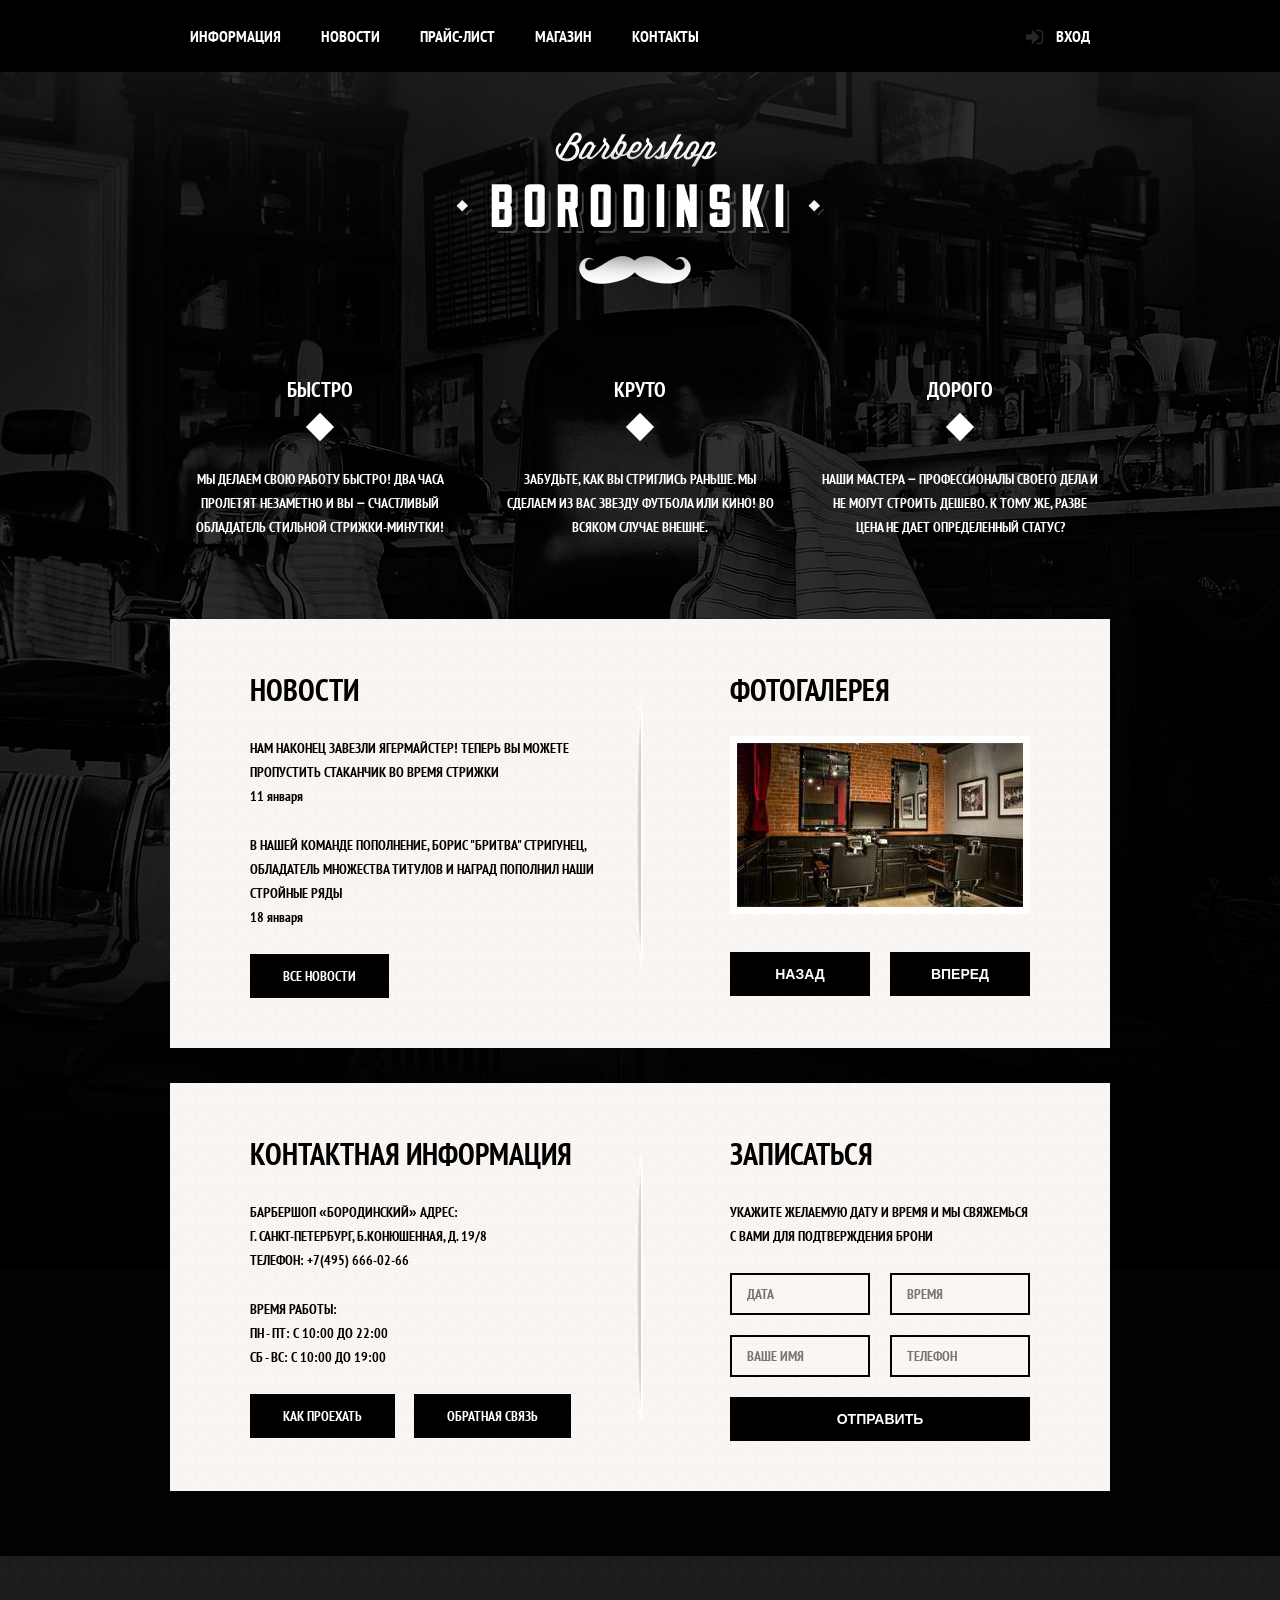
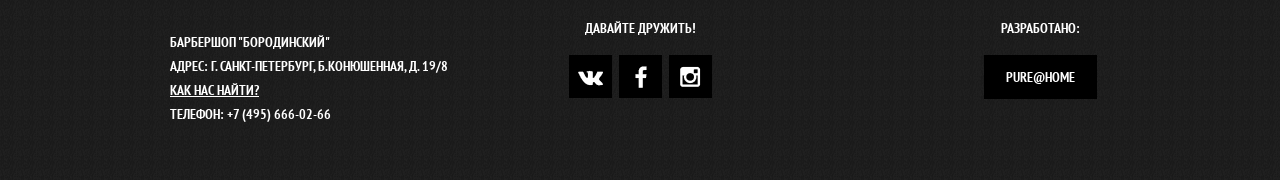
<file: barbershop-2017/index-new.html>
<!DOCTYPE html>
<html lang="en">
<head>
	<meta charset="UTF-8">
	<title>Landing New</title>
	<link rel="stylesheet" href="css/normalize.css">
	<link rel="stylesheet" href="css/style-new.css">
	<link href="https://fonts.googleapis.com/css?family=PT+Sans:400,700&amp;subset=cyrillic" rel="stylesheet">
</head>
<body>

	<header class="main-header">
		<div class="container clearfix">
			<nav class="main-navigation">
				<ul>
					<li>
						<a href="#">Информация</a>
					</li>
					<li>
						<a href="#">Новости</a>
					</li>
					<li>
						<a href="/barbershop-2017/inner-price.html">Прайс-лист</a>
					</li>
					<li>
						<a href="/barbershop-2017/inner-shop.html">Магазин</a>
					</li>
					<li>
						<a href="#">Контакты</a>
					</li>
				</ul>
			</nav>
			<div class="user-block">
				<a class="login">Вход</a>
			</div>
		</div>
	</header>

	<main class="container">
		<div class="main-logo">
			<img src="img/borodinskiy-logo.png" alt="cite-logo" width="368" height="204">
		</div>

		<section class="features clearfix">
			<div class="feature-item">
				<h2 class="feature-name">
					Быстро
				</h2>
				<p>
					Мы делаем свою работу быстро! Два часа пролетят незаметно и вы − счастливый обладатель стильной стрижки-минутки!
				</p>
			</div>
			<div class="feature-item">
				<h2 class="feature-name">
					Круто
				</h2>
				<p>
					Забудьте, как вы стриглись раньше. Мы сделаем из вас звезду футбола или кино! Во всяком случае внешне.
				</p>
			</div>
			<div class="feature-item">
				<h2 class="feature-name">
					Дорого
				</h2>
				<p>
					Наши мастера − профессионалы своего дела и не могут строить дешево. К тому же, разве цена не дает определенный статус?
				</p>
			</div>
		</section>

		<div class="index-content clearfix">
			<div class="index-content-left">
				<h2 class="index-content-title">Новости</h2>
				<ul class="news-preview">
					<li>
						<p>Нам наконец завезли ягермайстер! Теперь вы можете пропустить стаканчик во время стрижки</p>
						<time datetime="2016-01-11">11 января</time>
					</li>
					<li>
						<p>В нашей команде пополнение, Борис "Бритва" Стригунец, обладатель множества титулов и наград пополнил наши стройные ряды</p>
						<time datetime="2016-01-18">18 января</time>
					</li>
				</ul>
				<a href="#" class="btn">Все новости</a>
			</div>
			<div class="index-content-right">
				<h2 class="index-content-title">фотогалерея</h2>
				<div class="gallery">
					<figure class="gallery-content">
						<img src="img/gallery-1.jpg" alt="Фото слайдера" width="286" height="164">
					</figure>
					<button class="btn gallery-back" type="button">Назад</button>
					<button class="btn gallery-next" type="button">Вперед</button>
				</div>
			</div>
		</div>

		<div class="index-content clearfix">
			<div class="index-content-left">
				<h2 class="index-content-title">Контактная информация</h2>
				<p>
				Барбершоп «Бородинский» Адрес:<br>
				г. Санкт-петербург, Б.Конюшенная, д. 19/8<br>
				телефон: +7(495) 666-02-66
				</p>
				<p>
				Время работы:<br>
				Пн - Пт: c 10:00 до 22:00<br>
				Cб - Вс: c 10:00 до 19:00
				</p>
				<a href="#" class="btn btn-map">Как проехать</a>
				<a href="#" class="btn">Обратная связь</a>
			</div>
			<div class="index-content-right">
				<h2 class="index-content-title">Записаться</h2>
				<p>Укажите желаемую дату и время и мы свяжемься с вами для подтверждения брони</p>
				<form class="appointment-form" method="post" action="https://echo.htmlacademy.ru" >
					<input type="text" name="data" placeholder="Дата">
					<input type="text" name="time" placeholder="Время">
					<input type="text" name="name" placeholder="Ваше имя">
					<input type="tel" name="phone" placeholder="Телефон">
					<button class="btn" type="submit">Отправить</button>
				</form>
			</div>
		</div>
	</main>

	<footer class="main-footer">
		<div class="container clearfix">
			<section class="footer-contacts">
				<p>
					Барбершоп "Бородинский"<br> Адрес: г. Санкт-петербург, Б.Конюшенная, д. 19/8<br> <a href="#">Как нас найти?</a><br> Телефон: +7 (495) 666-02-66
				</p>
			</section>
			<section class="footer-social">
				<p>
					Давайте дружить!
				</p>
				<a href="#" class="social-btn social-btn-fb">Фейсбук</a>
				<a href="#" class="social-btn social-btn-vk">Вконтакте</a>
				<a href="#" class="social-btn social-btn-in">Инстаграм</a>
			</section>
			<section class="footer-copyright">
				<p>
					Разработано:
				</p>
				<a href="mailto:freelancepurework@gmail.com" class="btn btn-copyright">pure@home</a>
			</section>
		</div>
	</footer>

	<div class="modal-login">
		<button class="modal-close close1" type="button" title="Закрыть"></button>
		<h2>Личный кабинет</h2>
		<form class="modal-form" method="post" action="https://echo.htmlacademy.ru">
			<legend>Введите пожалуйста свой логин и пароль</legend>
			<input type="text" class="login-user" name="login" placeholder="ЛОГИН">
			<input type="password" class="login-password" name="password" placeholder="ПАРОЛЬ">
			<div class="forgot-wrapper">
				<label class="forgot-checkbox">
					<input type="checkbox" name="remember">
					<span class="remember-mark">Запомните меня</span>
				</label>
				<a href="#" class="recovery-password">Я забыл пароль!</a>
			</div>
			<button type="submit" class="btn">Войти</button>
		</form>
	</div>

	<div class="modal-map">
		<button type="button" title="Закрыть" class="modal-close close2"></button>
		<div class="static-map">
			<img src="img/static-map.jpg" alt="static-map" width="766" height="560">
		</div>
		<div id="yandex-map"></div>
	</div>

	<div class="modal-overlay"></div>
	<script src='js/all.js'></script>
</body>
</html>
</file>
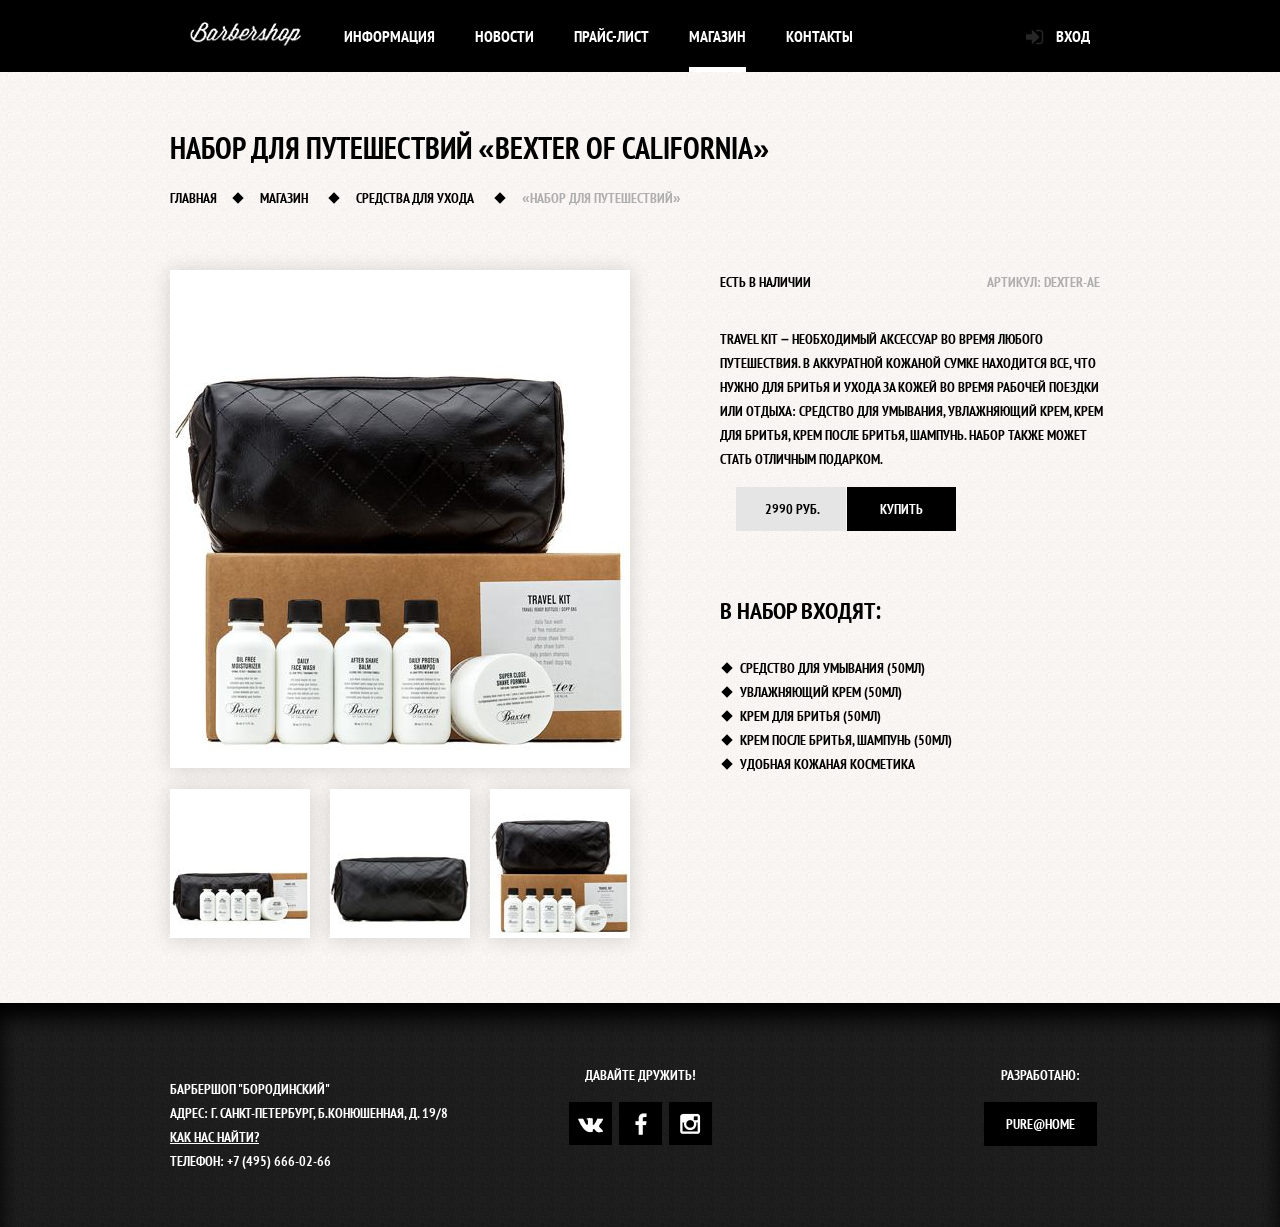
<file: barbershop-2017/inner-item.html>
<!DOCTYPE html>
<html lang="en">
<head>
	<meta charset="UTF-8">
	<title>Product item page</title>
	<link rel="stylesheet" href="css/normalize.css">
	<link rel="stylesheet" href="css/style-new.css">
	<link href="https://fonts.googleapis.com/css?family=PT+Sans:400,700&amp;subset=cyrillic" rel="stylesheet">
	<link rel="apple-touch-icon" sizes="180x180" href="apple-touch-icon.png">
	<link rel="icon" type="image/png" sizes="32x32" href="favicon-32x32.png">
	<link rel="icon" type="image/png" sizes="16x16" href="favicon-16x16.png">
	<link rel="manifest" href="manifest.json">
	<link rel="mask-icon" href="safari-pinned-tab.svg" color="#5bbad5">
	<meta name="theme-color" content="#ffffff">
</head>
<body class="inner-product">

	<header class="main-header">
		<div class="container clearfix">
			<nav class="main-navigation">
				<a href="/barbershop-2017/index.html" class="logo-inner">
					<img src="img/Logo-8.png" alt="logo-menu" width="111px" height="24px">
				</a>
				<ul>
					<li>
						<a href="#">Информация</a>
					</li>
					<li>
						<a href="#">Новости</a>
					</li>
					<li>
						<a href="/barbershop-2017/inner-price.html">Прайс-лист</a>
					</li>
					<li>
						<a href="/barbershop-2017/inner-shop.html" class="active">Магазин</a>
					</li>
					<li>
						<a href="#">Контакты</a>
					</li>
				</ul>
			</nav>
			<div class="user-block">
				<a class="login">Вход</a>
			</div>
		</div>
	</header>

	<main class="container">
		<div class="inner-product-description">
			<h1>Набор для путешествий «Bexter of California»</h1>
			<ul class="breadcrumbs">
				<li><a href="/barbershop-2017/index.html">Главная</a></li>
				<li><a href="/barbershop-2017/inner-shop.html">Магазин</a></li>
				<li><a href="#">Средства для ухода</a></li>
				<li><span class="current">«Набор для путешествий»</span></li>
			</ul>
			<section class="product-column clearfix">
				<div class="product-left-column">
					<ul>
						<li><a href="#"><img class="big-preview" src="img/inner-product-1.jpg" alt="pr-1" width="460" height="498"></a></li>
						<li><a href="#"><img class="small-preview" src="img/inner-product-2.jpg" alt="pr-2" width="140" height="149"></a></li>
						<li><a href="#"><img class="small-preview" src="img/inner-product-3.jpg" alt="pr-3" width="140" height="149"></a></li>
						<li><a href="#"><img class="small-preview" src="img/inner-product-4.jpg" alt="pr-4" width="140" height="149"></a></li>
					</ul>
				</div>

				<div class="product-right-column">
					<div class="status clearfix">
						<span class="status-state">Есть в наличии</span><span class="status-vendor">Артикул: Dexter-AE</span>
					</div>
					<div class="about-text">
					<p>
					Travel Kit – необходимый аксессуар во время любого путешествия. В аккуратной кожаной сумке находится все, что нужно для бритья и ухода за кожей во время рабочей поездки или отдыха: средство для умывания, увлажняющий крем, крем для бритья, крем после бритья, шампунь. Набор также может стать отличным подарком.</p>
					<div class="offer-block">
						<span class="price">2990 руб.</span>
						<a href="#" class="btn">Купить</a>
						</div>
					</div>
					<div class="set-include-container">
						<h2>В набор входят:</h2>
						<ul class="set-include">
							<li>Средство для умывания (50мл)</li>
							<li>Увлажняющий крем (50мл)</li>
							<li>Крем для бритья (50мл)</li>
							<li>Крем после бритья, шампунь (50мл)</li>
							<li>Удобная кожаная косметика</li>
						</ul>
					</div>
				</div>
			</section>

		</div>
	</main>

	<footer class="main-footer">
		<div class="container clearfix">
			<section class="footer-contacts">
				<p>
					Барбершоп "Бородинский"<br> Адрес: г. Санкт-петербург, Б.Конюшенная, д. 19/8<br> <a href="#">Как нас найти?</a><br> Телефон: +7 (495) 666-02-66
				</p>
			</section>
			<section class="footer-social">
				<p>
					Давайте дружить!
				</p>
				<a href="#" class="social-btn social-btn-fb">Фейсбук</a>
				<a href="#" class="social-btn social-btn-vk">Вконтакте</a>
				<a href="#" class="social-btn social-btn-in">Инстаграм</a>
			</section>
			<section class="footer-copyright">
				<p>
					Разработано:
				</p>
				<a href="mailto:freelancepurework@gmail.com" class="btn btn-copyright">pure@home</a>
			</section>
		</div>
	</footer>

	<div class="modal-login">
		<button class="modal-close close1" type="button" title="Закрыть"></button>
		<h2>Личный кабинет</h2>
		<form class="modal-form" method="post" action="https://echo.htmlacademy.ru">
			<legend>Введите пожалуйста свой логин и пароль</legend>
			<input type="text" class="login-user" name="login" placeholder="ЛОГИН">
			<input type="password" class="login-password" name="password" placeholder="ПАРОЛЬ">
			<div class="forgot-wrapper">
				<label class="forgot-checkbox">
					<input type="checkbox" name="remember">
					<span class="remember-mark">Запомните меня</span>
				</label>
				<a href="#" class="recovery-password">Я забыл пароль!</a>
			</div>
			<button type="submit" class="btn">Войти</button>
		</form>
	</div>
	<div class="modal-overlay"></div>
<script src='js/login.js'></script>
</body>
</html>
</file>
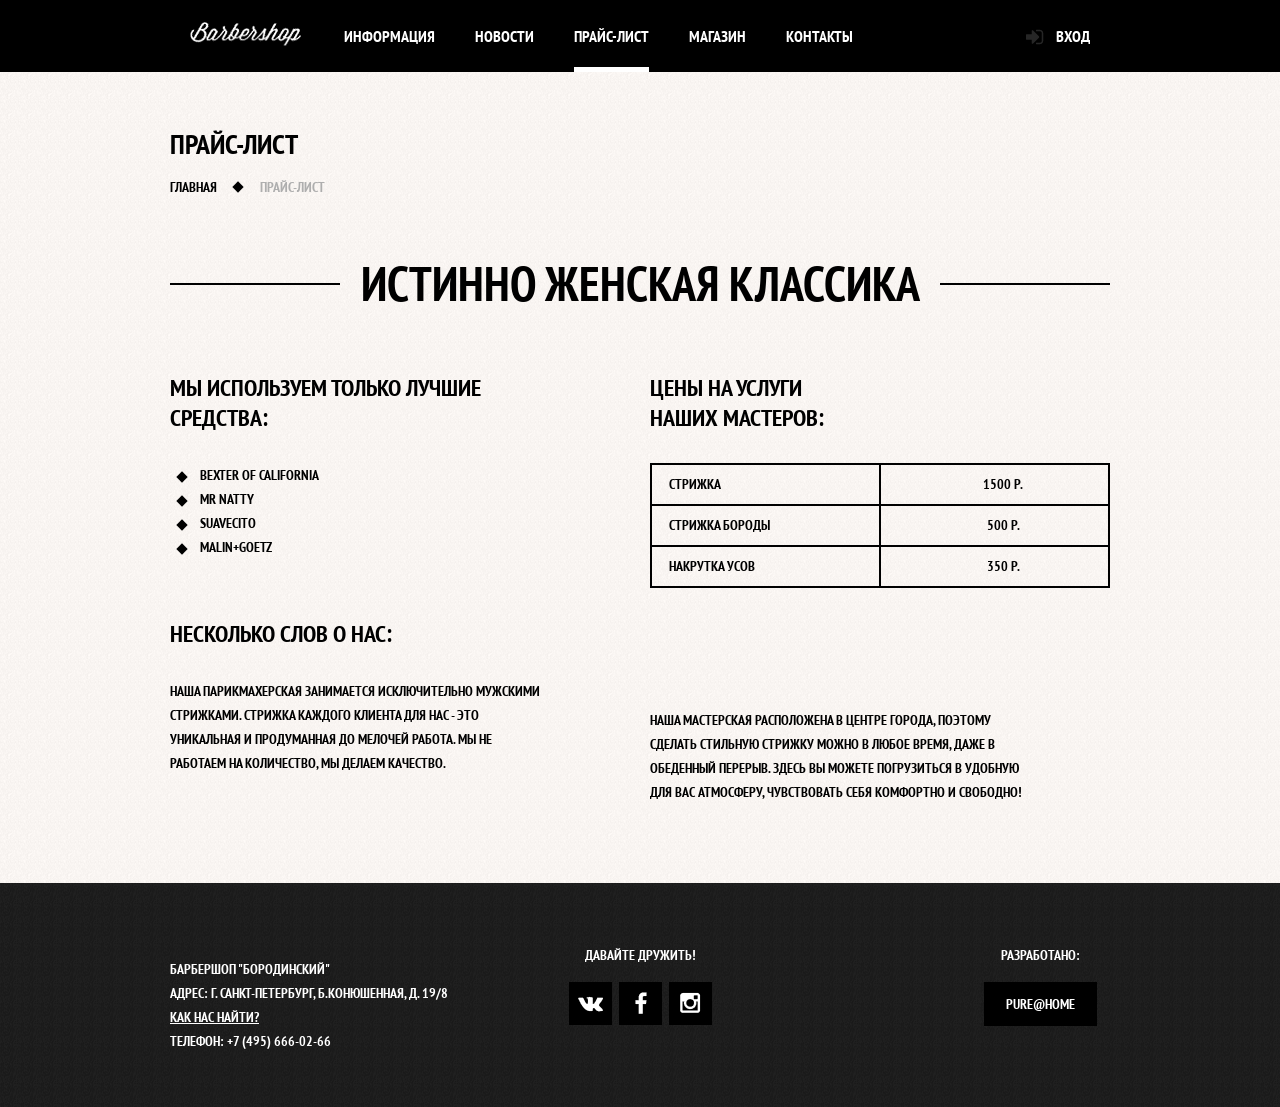
<file: barbershop-2017/inner-price.html>
<!DOCTYPE html>
<html lang="en">
<head>
	<meta charset="UTF-8">
	<title>Profitable price list</title>
	<link rel="stylesheet" href="css/normalize.css">
	<link rel="stylesheet" href="css/style-new.css">
	<link href="https://fonts.googleapis.com/css?family=PT+Sans:400,700&amp;subset=cyrillic" rel="stylesheet">
	<link rel="apple-touch-icon" sizes="180x180" href="apple-touch-icon.png">
	<link rel="icon" type="image/png" sizes="32x32" href="favicon-32x32.png">
	<link rel="icon" type="image/png" sizes="16x16" href="favicon-16x16.png">
	<link rel="manifest" href="manifest.json">
	<link rel="mask-icon" href="safari-pinned-tab.svg" color="#5bbad5">
	<meta name="theme-color" content="#ffffff">
</head>
<body class="inner-price">

	<header class="main-header">
		<div class="container clearfix">
			<nav class="main-navigation">
				<a href="/barbershop-2017/index.html" class="logo-inner">
					<img src="img/Logo-8.png" alt="logo-menu" width="111px" height="24px">
				</a>
				<ul>
					<li>
						<a href="#">Информация</a>
					</li>
					<li>
						<a href="#">Новости</a>
					</li>
					<li>
						<a class="active">Прайс-лист</a>
					</li>
					<li>
						<a href="/barbershop-2017/inner-shop.html">Магазин</a>
					</li>
					<li>
						<a href="#">Контакты</a>
					</li>
				</ul>
			</nav>
			<div class="user-block">
				<a class="login">Вход</a>
			</div>
		</div>
	</header>

	<main class="container">
		<div class="inner-price-description">
			<h1>Прайс-лист</h1>
			<ul class="breadcrumbs">
				<li><a href="/barbershop-2017/index.html">Главная</a></li>
				<li><span class="current">Прайс-лист</span></li>
			</ul>
			<div class="big-header-wrapper">
				<h2 class="big-header">Истинно женская классика</h2>
			</div>

			<section class="price-column clearfix">
				 <div class="price-left-column">
					<h2>Мы используем только лучшие средства:</h2>
					<ul class="simple-list">
						<li>Bexter of California</li>
						<li>Mr Natty</li>
						<li>Suavecito</li>
						<li>Malin+Goetz</li>
					</ul>
					<h2>Несколько слов о нас:</h2>
					<p>
						Наша парикмахерская занимается исключительно мужскими стрижками. Стрижка каждого клиента для нас - это уникальная и продуманная до мелочей работа. Мы не работаем на количество, мы делаем качество.
					</p>
				</div>
				<div class="price-right-column">
					<h2>Цены на услуги<br> наших мастеров:</h2>
					<table class="simple-table">
						<tr>
							<td>Стрижка</td>
							<td>1500 р.</td>
						</tr>
						<tr>
							<td>Стрижка бороды</td>
							<td>500 р.</td>
						</tr>
						<tr>
							<td>Накрутка усов</td>
							<td>350 р.</td>
						</tr>
					</table>
					<p>Наша мастерская расположена в центре города, поэтому сделать стильную стрижку можно в любое время, даже в обеденный перерыв. Здесь вы можете погрузиться в удобную для вас атмосферу, чувствовать себя комфортно и свободно!</p>
				</div>
			</section>
		</div>
	</main>


	<footer class="main-footer">
		<div class="container clearfix">
			<section class="footer-contacts">
				<p>
					Барбершоп "Бородинский"<br> Адрес: г. Санкт-петербург, Б.Конюшенная, д. 19/8<br> <a href="#">Как нас найти?</a><br> Телефон: +7 (495) 666-02-66
				</p>
			</section>
			<section class="footer-social">
				<p>
					Давайте дружить!
				</p>
				<a href="#" class="social-btn social-btn-fb">Фейсбук</a>
				<a href="#" class="social-btn social-btn-vk">Вконтакте</a>
				<a href="#" class="social-btn social-btn-in">Инстаграм</a>
			</section>
			<section class="footer-copyright">
				<p>
					Разработано:
				</p>
				<a href="mailto:freelancepurework@gmail.com" class="btn btn-copyright">pure@home</a>
			</section>
		</div>
	</footer>

	<div class="modal-login">
		<button class="modal-close close1" type="button" title="Закрыть"></button>
		<h2>Личный кабинет</h2>
		<form class="modal-form" method="post" action="https://echo.htmlacademy.ru">
			<legend>Введите пожалуйста свой логин и пароль</legend>
			<input type="text" class="login-user" name="login" placeholder="ЛОГИН">
			<input type="password" class="login-password" name="password" placeholder="ПАРОЛЬ">
			<div class="forgot-wrapper">
				<label class="forgot-checkbox">
					<input type="checkbox" name="remember">
					<span class="remember-mark">Запомните меня</span>
				</label>
				<a href="#" class="recovery-password">Я забыл пароль!</a>
			</div>
			<button type="submit" class="btn">Войти</button>
		</form>
	</div>
	<div class="modal-overlay"></div>
<script src='js/login.js'></script>
</body>
</html>
</file>
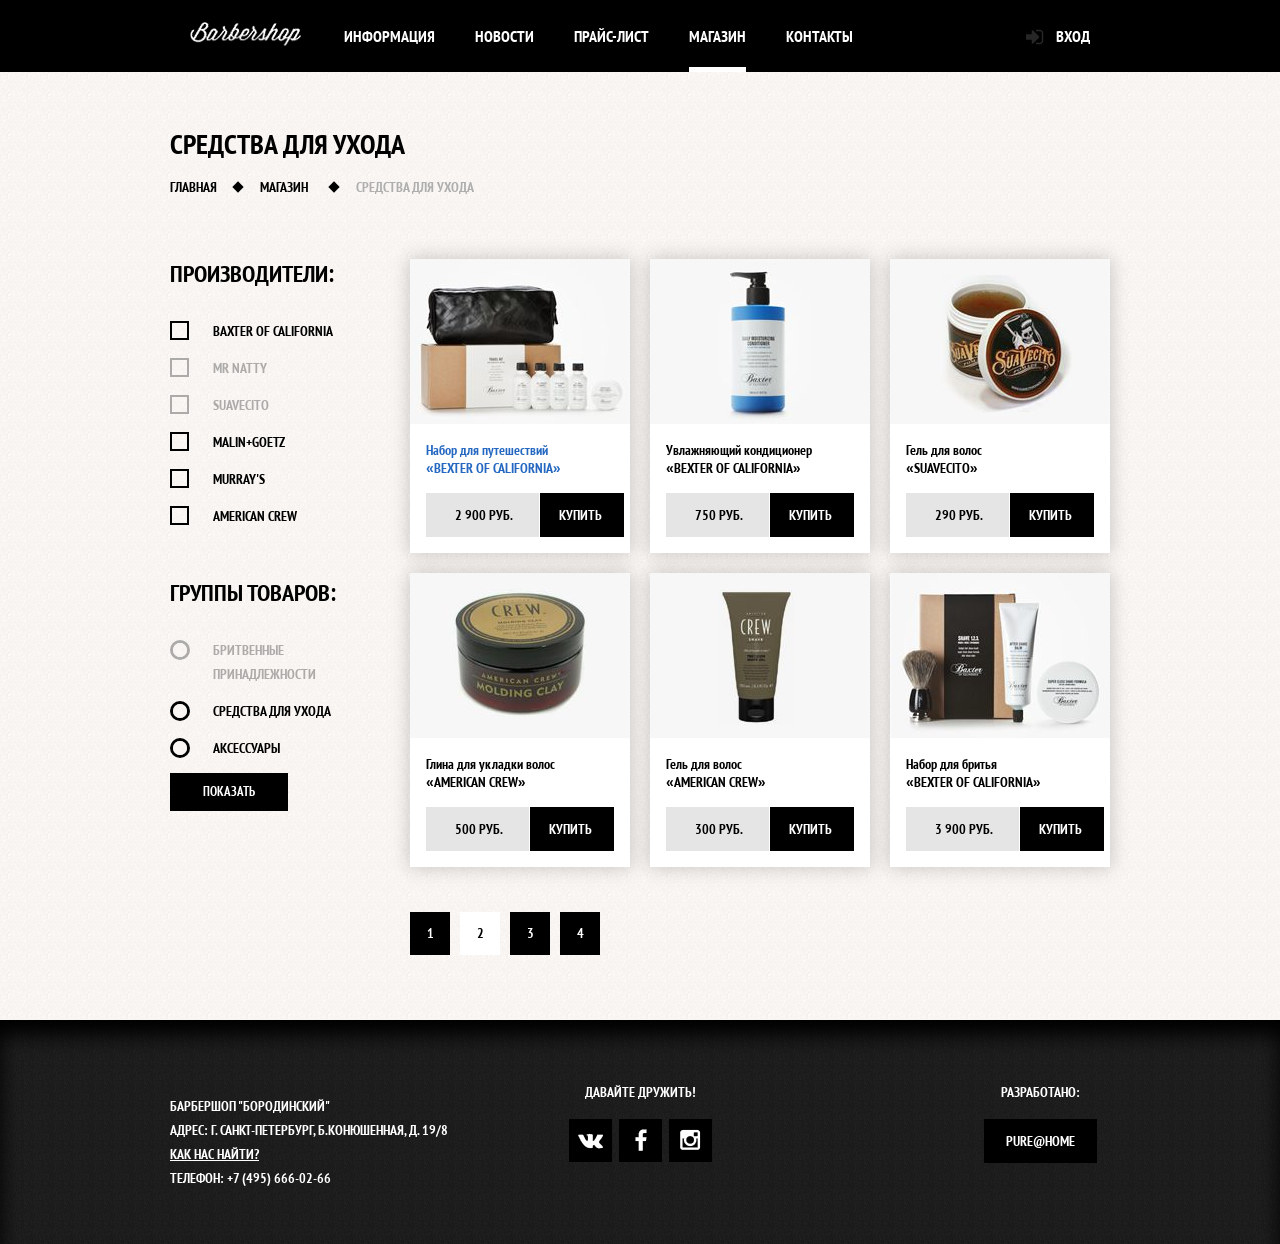
<file: barbershop-2017/inner-shop.html>
<!DOCTYPE html>
<html lang="en">
<head>
	<meta charset="UTF-8">
	<title>Product catalog page</title>
	<link rel="stylesheet" href="css/normalize.css">
	<link rel="stylesheet" href="css/style-new.css">
	<link href="https://fonts.googleapis.com/css?family=PT+Sans:400,700&amp;subset=cyrillic" rel="stylesheet">
	<link rel="apple-touch-icon" sizes="180x180" href="apple-touch-icon.png">
	<link rel="icon" type="image/png" sizes="32x32" href="favicon-32x32.png">
	<link rel="icon" type="image/png" sizes="16x16" href="favicon-16x16.png">
	<link rel="manifest" href="manifest.json">
	<link rel="mask-icon" href="safari-pinned-tab.svg" color="#5bbad5">
	<meta name="theme-color" content="#ffffff">
</head>
<body class="inner-shop">

	<header class="main-header">
		<div class="container clearfix">
			<nav class="main-navigation">
				<a href="/barbershop-2017/index.html" class="logo-inner">
					<img src="img/Logo-8.png" alt="logo-menu" width="111px" height="24px">
				</a>
				<ul>
					<li>
						<a href="#">Информация</a>
					</li>
					<li>
						<a href="#">Новости</a>
					</li>
					<li>
						<a href="/barbershop-2017/inner-price.html">Прайс-лист</a>
					</li>
					<li>
						<a class="active">Магазин</a>
					</li>
					<li>
						<a href="#">Контакты</a>
					</li>
				</ul>
			</nav>
			<div class="user-block">
				<a class="login">Вход</a>
			</div>
		</div>
	</header>

	<main class="container">
		<div class="inner-shop-description">
			<h1>Средства для ухода</h1>
			<ul class="breadcrumbs">
				<li><a href="/barbershop-2017/index.html">Главная</a></li>
				<li><a href="/barbershop-2017/inner-shop.html">Магазин</a></li>
				<li><span class="current">Средства для ухода</span></li>
			</ul>
			<section class="shop-column clearfix">
				<div class="shop-left-column">
					<form class="filter-form" action="" method="post">
						<h2>Производители:</h2>
						<label class="filter-checkbox">
							<input type="checkbox">
							<span class="mark-brends">Baxter of California</span>
							<span class="square-border"></span>
						</label>
						<label class="filter-checkbox">
							<input type="checkbox" disabled>
							<span class="mark-brends">Mr Natty</span>
							<span class="square-border"></span>
						</label>
						<label class="filter-checkbox">
							<input type="checkbox">
							<span class="mark-brends disabled-class">Suavecito</span>
							<span class="square-border disabled-class"></span>
						</label>
						<label class="filter-checkbox">
							<input type="checkbox" name="towars">
							<span class="mark-brends">Malin+Goetz</span>
							<span class="square-border"></span>
						</label>
						<label class="filter-checkbox">
							<input type="checkbox" name="towars">
							<span class="mark-brends">Murray's</span><br>
							<span class="square-border"></span>
						</label>
						<label class="filter-checkbox">
							<input type="checkbox" name="towars">
							<span class="mark-brends">American Crew</span>
							<span class="square-border"></span>
						</label>
						<h2>Группы товаров:</h2>
						<label class="filter-radio">
							<input name="categories" type="radio">
							<span class="point disabled-class">Бритвенные <br>принадлежности</span>
							<span class="circle-border disabled-class"></span>
						</label>
						<label class="filter-radio">
							<input name="categories" type="radio">
							<span class="point">Средства для ухода</span>
							<span class="circle-border"></span>
						</label>
						<label class="filter-radio">
							<input name="categories" type="radio">
							<span class="point">Аксессуары</span>
							<span class="circle-border"></span>
						</label>
						<button class="btn filter-btn" type="submit">Показать</button>
					</form>
				</div>

				<div class="shop-right-column">
					<div class="tile-products">
						<a class='a-tile-products' href='/barbershop-2017/inner-item.html'>
							<div class="tile-img">
								<img src="img/care1.jpg" alt="Средство 1">
							</div>
							<div class="tile-title">
								<ul>
									<li class="tile-categories">Набор для путешествий</li>
									<li>«Bexter of California»</li>
								</ul>
							</div>
						</a>
						<div class="offer-block">
							<span class="price">2 900 РУБ.</span>
							<a href="" class="btn tile-btn">Купить</a>
						</div>
					</div>
					<div class="tile-products">
						<div class="tile-img">
							<img src="img/care2.jpg" alt="Средство 2">
						</div>
						<div class="tile-title">
							<ul>
								<li class="tile-categories">Увлажняющий кондиционер</li>
								<li>«Bexter of California»</li>
							</ul>
						</div>
						<div class="offer-block">
							<span class="price">750 РУБ.</span>
							<a href="" class="btn tile-btn">Купить</a>
						</div>
					</div>
					<div class="tile-products">
						<div class="tile-img">
							<img src="img/care3.jpg" alt="Средство 3">
						</div>
						<div class="tile-title">
							<ul>
								<li class="tile-categories">Гель для волос</li>
								<li>«Suavecito»</li>
							</ul>
						</div>
						<div class="offer-block">
							<span class="price">290 РУБ.</span>
							<a href="" class="btn tile-btn">Купить</a>
						</div>
					</div>
					<div class="tile-products">
						<div class="tile-img">
							<img src="img/care4.jpg" alt="Средство 4">
						</div>
						<div class="tile-title">
							<ul>
								<li class="tile-categories">Глина для укладки волос</li>
								<li>«American Crew»</li>
							</ul>
						</div>
						<div class="offer-block">
							<span class="price">500 РУБ.</span>
							<a href="" class="btn tile-btn">Купить</a>
						</div>
					</div>
					<div class="tile-products">
						<div class="tile-img">
							<img src="img/care5.jpg" alt="Средство 5">
						</div>
						<div class="tile-title">
							<ul>
								<li class="tile-categories">Гель для волос</li>
								<li>«American Crew»</li>
							</ul>
						</div>
						<div class="offer-block">
							<span class="price">300 РУБ.</span>
							<a href="" class="btn tile-btn">Купить</a>
						</div>
					</div>
					<div class="tile-products">
						<div class="tile-img">
							<img src="img/care6.jpg" alt="Средство 6" width="300">
						</div>
						<div class="tile-title">
							<ul>
								<li class="tile-categories">Набор для бритья</li>
								<li>«Bexter of California»</li>
							</ul>
						</div>
						<div class="offer-block">
							<span class="price">3 900 РУБ.</span>
							<a href="" class="btn tile-btn">Купить</a>
						</div>
					</div>

					<div class="pagination">
						<a href="#">1</a>
						<a href="#" class="pag-active">2</a>
						<a href="#">3</a>
						<a href="#">4</a>
					</div>
				</div> <!-- END right-column -->

			</section>
		</div>
	</main>


	<footer class="main-footer">
		<div class="container clearfix">
			<section class="footer-contacts">
				<p>
					Барбершоп "Бородинский"<br> Адрес: г. Санкт-петербург, Б.Конюшенная, д. 19/8<br> <a href="#">Как нас найти?</a><br> Телефон: +7 (495) 666-02-66
				</p>
			</section>
			<section class="footer-social">
				<p>
					Давайте дружить!
				</p>
				<a href="#" class="social-btn social-btn-fb">Фейсбук</a>
				<a href="#" class="social-btn social-btn-vk">Вконтакте</a>
				<a href="#" class="social-btn social-btn-in">Инстаграм</a>
			</section>
			<section class="footer-copyright">
				<p>
					Разработано:
				</p>
				<a href="mailto:freelancepurework@gmail.com" class="btn btn-copyright">pure@home</a>
			</section>
		</div>
	</footer>

	<div class="modal-login">
		<button class="modal-close close1" type="button" title="Закрыть"></button>
		<h2>Личный кабинет</h2>
		<form class="modal-form" method="post" action="https://echo.htmlacademy.ru">
			<legend>Введите пожалуйста свой логин и пароль</legend>
			<input type="text" class="login-user" name="login" placeholder="ЛОГИН">
			<input type="password" class="login-password" name="password" placeholder="ПАРОЛЬ">
			<div class="forgot-wrapper">
				<label class="forgot-checkbox">
					<input type="checkbox" name="remember">
					<span class="remember-mark">Запомните меня</span>
				</label>
				<a href="#" class="recovery-password">Я забыл пароль!</a>
			</div>
			<button type="submit" class="btn">Войти</button>
		</form>
	</div>
	<div class="modal-overlay"></div>
<script src='js/login.js'></script>
</body>
</html>
</file>
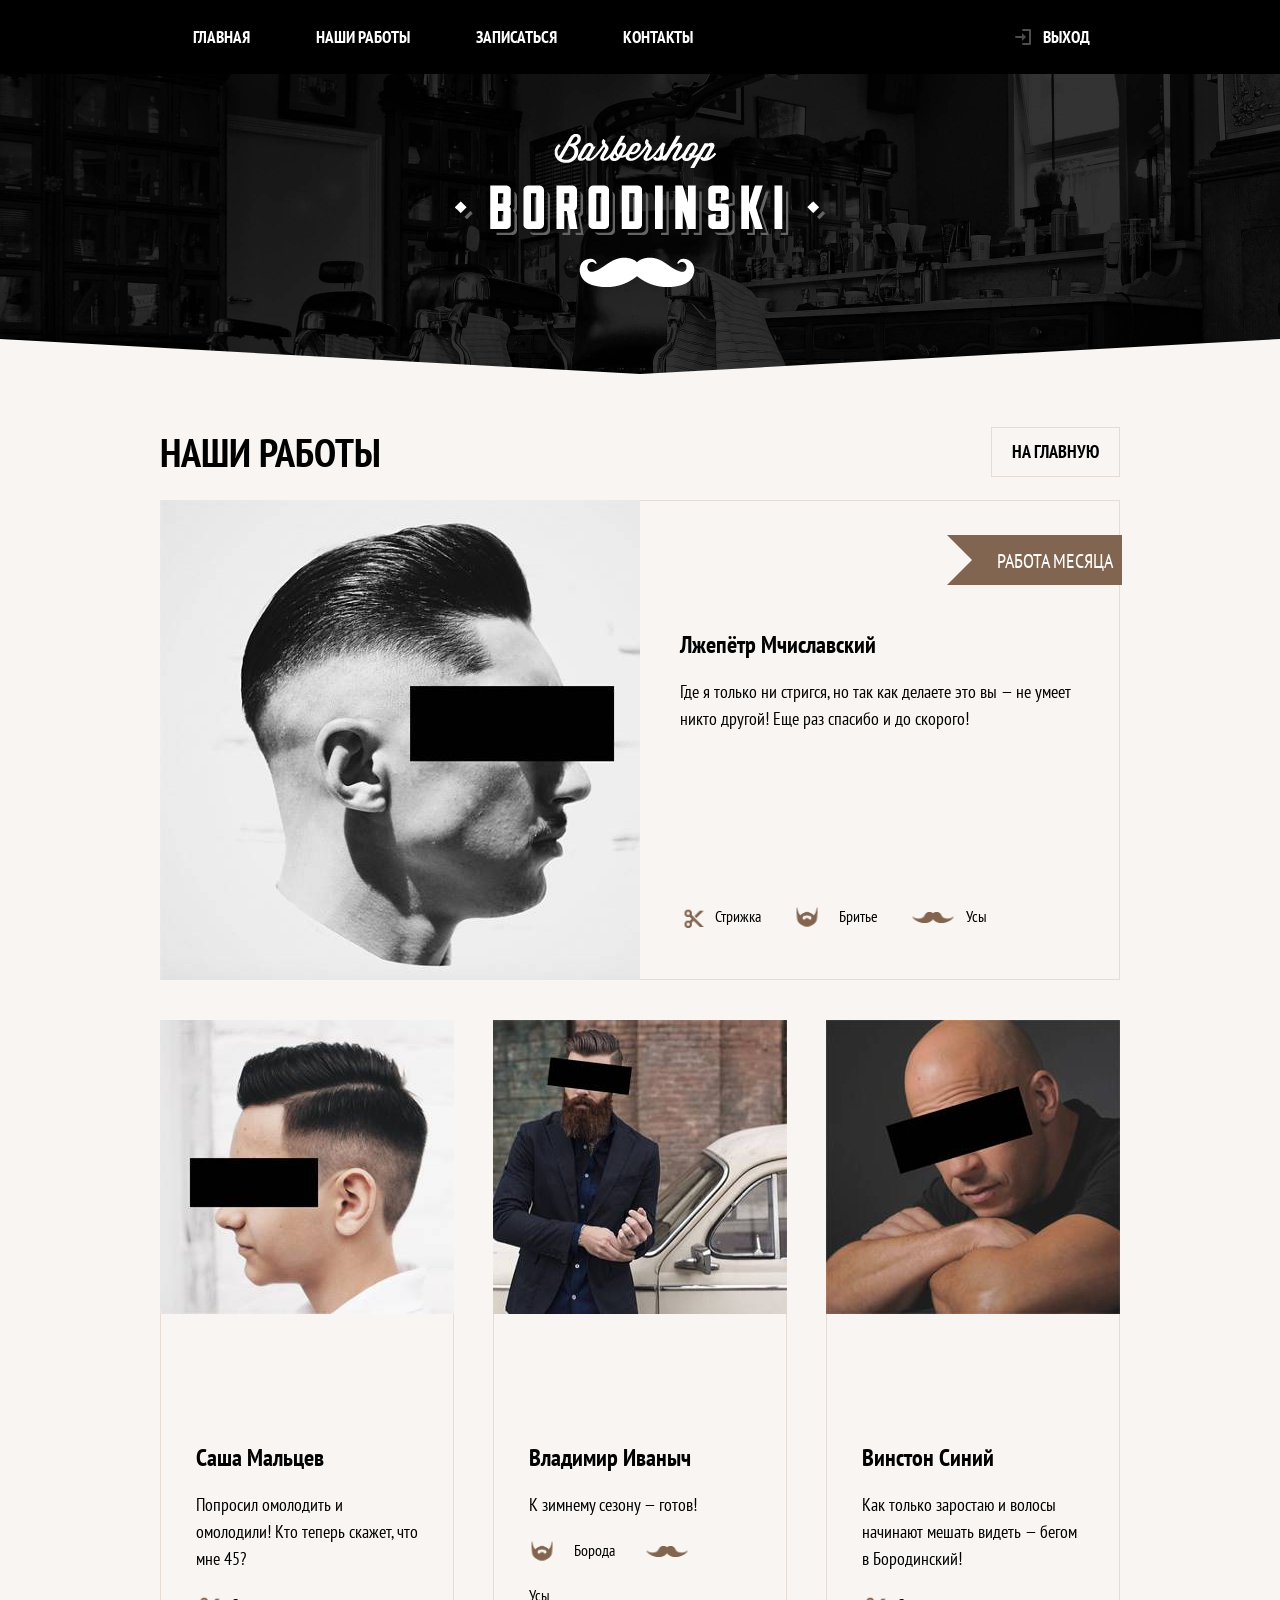
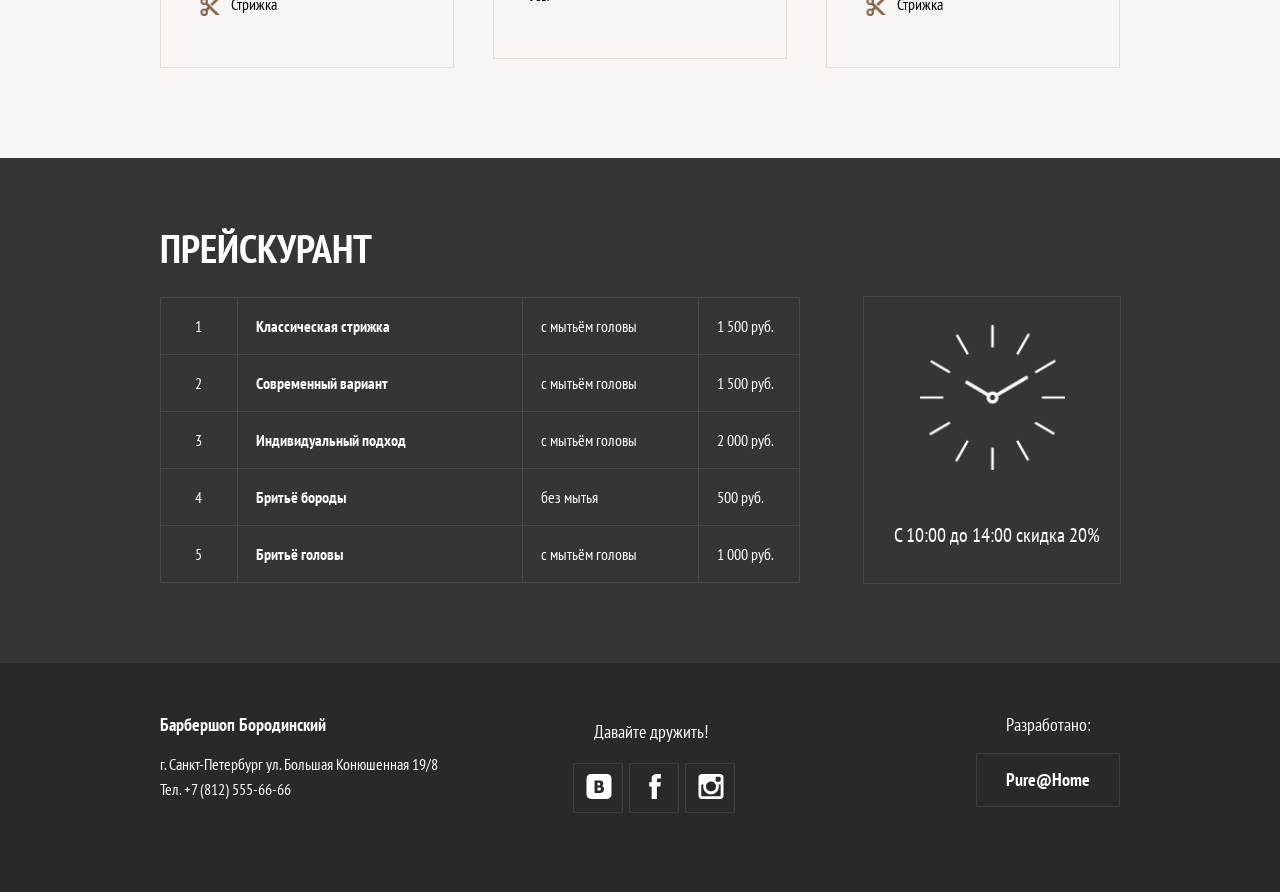
<file: barbershop-a-2017/photo.html>
<!DOCTYPE html>
<html lang='ru'>
<head>
	<meta charset='UTF-8' />
	<title>Our best works</title>
	<link rel='stylesheet' href='css/style.min.css' />
	<meta name='viewport' content='width=device-width, initial-scale=1'>
	<link href="https://fonts.googleapis.com/css?family=PT+Sans+Narrow:400,700" rel="stylesheet">
	<meta name='format-detection' content='telephone=yes'>
	<link rel="apple-touch-icon" sizes="180x180" href="apple-touch-icon.png">
	<link rel="icon" type="image/png" sizes="32x32" href="favicon-32x32.png">
	<link rel="icon" type="image/png" sizes="16x16" href="favicon-16x16.png">
	<link rel="manifest" href="manifest.json">
	<link rel="mask-icon" href="safari-pinned-tab.svg" color="#5bbad5">
	<meta name="theme-color" content="#404145">
</head>
<body class='photo'>
	<svg style='display: none!important' version='1.1' xmlns="http://www.w3.org/2000/svg" xmlns:xlink="http://www.w3.org/1999/xlink"><symbol viewBox="0 0 430.113 430.114" id="facebook" xmlns="http://www.w3.org/2000/svg"><path d="M158.081 83.3v59.218h-43.385v72.412h43.385v215.183h89.122V214.936h59.805s5.601-34.721 8.316-72.685H247.54V92.74c0-7.4 9.717-17.354 19.321-17.354h48.557V.001h-66.021C155.878-.004 158.081 72.48 158.081 83.3z"/></symbol><symbol viewBox="0 0 97.395 97.395" id="instagram" xmlns="http://www.w3.org/2000/svg"><path d="M12.501 0h72.393c6.875 0 12.5 5.09 12.5 12.5v72.395c0 7.41-5.625 12.5-12.5 12.5H12.501C5.624 97.395 0 92.305 0 84.895V12.5C0 5.09 5.624 0 12.501 0zm58.447 10.821a4.395 4.395 0 0 0-4.383 4.385v10.495a4.396 4.396 0 0 0 4.383 4.385h11.008a4.398 4.398 0 0 0 4.385-4.385V15.206a4.397 4.397 0 0 0-4.385-4.385H70.948zm15.439 30.367h-8.572a28.486 28.486 0 0 1 1.25 8.355c0 16.2-13.556 29.332-30.275 29.332-16.718 0-30.272-13.132-30.272-29.332 0-2.904.438-5.708 1.25-8.355h-8.945v41.141a3.884 3.884 0 0 0 3.872 3.872h67.822a3.883 3.883 0 0 0 3.872-3.872V41.188h-.002zM48.789 29.533c-10.802 0-19.56 8.485-19.56 18.953s8.758 18.953 19.56 18.953c10.803 0 19.562-8.485 19.562-18.953s-8.758-18.953-19.562-18.953z"/></symbol><symbol viewBox="0 0 96 96" id="vkontakte" xmlns="http://www.w3.org/2000/svg"><path d="M53.174 52.908c-1.539-.896-3.678-.896-5.416-.896h-5.707v11.76h5.238c1.939 0 4.412.139 6.084-1.035 1.535-1.033 2.404-3.061 2.404-4.992 0-1.794-1.068-3.94-2.603-4.837zm-2.153-10.043c1.27-.967 1.936-2.691 1.936-4.279 0-1.725-.801-3.381-2.27-4.277-1.537-.896-4.346-.689-6.15-.689h-2.486v10.35h3.289c1.871-.001 4.078.137 5.681-1.105zM79.125 0H16.873C7.555 0 0 7.555 0 16.875v62.25C0 88.443 7.555 96 16.873 96h62.252C88.443 96 96 88.443 96 79.125v-62.25C96 7.555 88.443 0 79.125 0zM50.604 72.535H30.992V25.201H52.42c6.207 0 11.934 3.951 11.934 10.92 0 5.381-3.004 9.066-6.836 10.211v.139c5.682 1.174 9.74 4.26 9.74 11.705 0 6.89-4.692 14.359-16.654 14.359z"/></symbol></svg>
	<header class='header-top'>
		<div class='header-top__wrapper'>
			<div class='header-top__logo-wrapper'>
				<picture>
					<source media='(min-width: 977px)' srcset='img/icons/logotype-desk.png'>
					<source media='(min-width: 550px)' srcset='img/icons/logotype-tab.png'>
					<img class='header-top__logo' src='img/icons/logotype-desk.png' srcset='img/icons/logotype-mob.png' alt='logotype borodinskiy' />
				</picture>
			</div>
			<h1 class='header-top__caption-availability'>Эталонная сеть барбершопов "Бородинский" — 100 лет истории.</h1>
			<input type='checkbox' id='hamburger' />
			<label for='hamburger' class='hamburger-menu  hamburger-menu--close'>Работы</label>
			<ul class='main-menu'>
				<li><a class='main-menu__link  main-menu__link--active' href='/barbershop-a-2017/index.html'>Главная</a></li>
				<li><a class='main-menu__link' href='#'>Наши работы</a></li>
				<li><a class='main-menu__link' href='#'>Записаться</a></li>
				<li><a class='main-menu__link' href='#'>Контакты</a></li>
				<li><a class='main-menu__link  main-menu__link--logout' href='#'>Выход</a></li>
			</ul>
		</div>
	</header>

	<section class='works'>
		<div class='works__bg'></div>
		<div class='works__wrapper'>
			<div class='works__tittle'>
				<h2 class='works__caption'>Наши работы</h2>
				<button class='btn  works__btn-open'>На главную</button>
			</div>
			<div class='works__inner'>
				<div class='works__hairstyle  works__hairstyle--1'>
					<div class='works__img  works__img--month'>
						<picture>
							<source media='(min-width: 977px)' srcset='img/retina/desktop/photo-1-desktop.jpg 1x, img/retina/desktop/photo-1-desktop@2x.jpg 2x, img/retina/desktop/photo-1-desktop@3x.jpg 3x'>
							<source media='(min-width: 550px)' srcset='img/retina/tablet/photo-1-tablet.jpg 1x, img/retina/tablet/photo-1-tablet@2x.jpg 2x, img/retina/tablet/photo-1-tablet@3x.jpg 3x'>
							<img src='img/retina/desktop/photo-1-desktop.jpg' srcset='img/retina/mobile/photo-1-mobile.jpg 1x, img/retina/mobile/photo-1-mobile@2x.jpg 2x, img/retina/mobile/photo-1-mobile@3x.jpg 3x' alt='Стильная стрижка работа месяца' />
						</picture>
					</div>
					<div class='works__details'>
						<div class='works__desc'>
							<p class='works__name'>Лжепётр Мчиславский</p>
							<p class='works__comment'>Где я только ни стригся, но так как делаете это вы — не умеет никто другой! Еще раз спасибо и до скорого!</p>
						</div>
						<div class='works__services'>
							<span class='works__tag  works__tag--haircut'>Стрижка</span>
							<span class='works__tag  works__tag--shave'>Бритье</span>
							<span class='works__tag  works__tag--moustache'>Усы</span>
						</div>
					</div>
				</div>

				<div class='works__hairstyle  works__hairstyle--2'>
					<div class='works__img'>
						<picture>
							<source media='(min-width: 977px)' srcset='img/retina/desktop/photo-2-desktop.jpg 1x, img/retina/desktop/photo-2-desktop@2x.jpg 2x, img/retina/desktop/photo-2-desktop@3x.jpg 3x'>
							<source media='(min-width: 550px)' srcset='img/retina/tablet/photo-2-tablet.jpg 1x, img/retina/tablet/photo-2-tablet@2x.jpg 2x, img/retina/tablet/photo-2-tablet@3x.jpg 3x'>
							<img src='img/retina/desktop/photo-2-desktop.jpg' srcset='img/retina/mobile/photo-2-mobile.jpg 1x, img/retina/mobile/photo-2-mobile@2x.jpg 2x, img/retina/mobile/photo-2-mobile@3x.jpg 3x' alt='Модная стрижка волос' />
						</picture>
					</div>
					<div class='works__details'>
						<div class='works__desc'>
							<p class='works__name'>Саша Мальцев</p>
							<p class='works__comment'>Попросил омолодить и омолодили! Кто теперь скажет, что мне 45?</p>
						</div>
						<div class='works__services'>
							<span class='works__tag  works__tag--haircut'>Стрижка</span>
						</div>
					</div>
				</div>

				<div class='works__hairstyle  works__hairstyle--3'>
					<div class='works__img'>
						<picture>
							<source media='(min-width: 977px)' srcset='img/retina/desktop/photo-3-desktop.jpg 1x, img/retina/desktop/photo-3-desktop@2x.jpg 2x, img/retina/desktop/photo-3-desktop@3x.jpg 3x'>
							<source media='(min-width: 550px)' srcset='img/retina/tablet/photo-3-tablet.jpg 1x, img/retina/tablet/photo-3-tablet@2x.jpg 2x, img/retina/tablet/photo-3-tablet@3x.jpg 3x'>
							<img src='img/retina/desktop/photo-3-desktop.jpg' srcset='img/retina/mobile/photo-3-mobile.jpg 1x, img/retina/mobile/photo-3-mobile@2x.jpg 2x, img/retina/mobile/photo-3-mobile@3x.jpg 3x' alt='Стрижка бороды и усов' />
						</picture>
					</div>
					<div class='works__details'>
						<div class='works__desc'>
							<p class='works__name'>Владимир Иваныч</p>
							<p class='works__comment'>К зимнему сезону — готов!</p>
						</div>
						<div class='works__services'>
							<span class='works__tag  works__tag--beard'>Борода</span>
							<span class='works__tag  works__tag--moustache'>Усы</span>
						</div>
					</div>
				</div>

				<div class='works__hairstyle  works__hairstyle--4'>
					<div class='works__img'>
						<picture>
							<source media='(min-width: 977px)' srcset='img/retina/desktop/photo-4-desktop.jpg 1x, img/retina/desktop/photo-4-desktop@2x.jpg 2x, img/retina/desktop/photo-4-desktop@3x.jpg 3x'>
							<source media='(min-width: 550px)' srcset='img/retina/tablet/photo-4-tablet.jpg 1x, img/retina/tablet/photo-4-tablet@2x.jpg 2x, img/retina/tablet/photo-4-tablet@3x.jpg 3x'>
							<img src='img/retina/desktop/photo-4-desktop.jpg' srcset='img/retina/mobile/photo-4-mobile.jpg 1x, img/retina/mobile/photo-4-mobile@2x.jpg 2x, img/retina/mobile/photo-4-mobile@3x.jpg 3x' alt='Стрижка налысо' />
						</picture>
					</div>
					<div class='works__details'>
						<div class='works__desc'>
							<p class='works__name'>Винстон Синий</p>
							<p class='works__comment'>Как только заростаю и волосы начинают мешать видеть — бегом в Бородинский!</p>
						</div>
						<div class='works__services'>
							<span class='works__tag  works__tag--haircut'>Стрижка</span>
						</div>
					</div>
				</div>
			</div>
		</div>
	</section>

	<section class='prices'>
		<div class='prices__wrapper'>
			<h2 class='prices__caption  prices__caption--big'>Прейскурант</h2>
			<div class='prices__inner'>
				<div class='prices__table'>
					<div class='prices__table-row'>
						<div class='prices__table-cell  prices__table-cell--first'>1</div>
						<div class='prices__table-cell  prices__table-cell--second'>Классическая стрижка</div>
						<div class='prices__table-cell  prices__table-cell--third'><span class='brackets'>(</span>с мытьём головы<span class='brackets'>)</span></div>
						<div class='prices__table-cell  prices__table-cell--fourth'>1 500 руб.</div>
					</div>
					<div class='prices__table-row'>
						<div class='prices__table-cell  prices__table-cell--first'>2</div>
						<div class='prices__table-cell  prices__table-cell--second'>Современный вариант</div>
						<div class='prices__table-cell  prices__table-cell--third'><span class='brackets'>(</span>с мытьём головы<span class='brackets'>)</span></div>
						<div class='prices__table-cell  prices__table-cell--fourth'>1 500 руб.</div>
					</div>
					<div class='prices__table-row'>
						<div class='prices__table-cell  prices__table-cell--first'>3</div>
						<div class='prices__table-cell  prices__table-cell--second'>Индивидуальный подход</div>
						<div class='prices__table-cell  prices__table-cell--third'><span class='brackets'>(</span>с мытьём головы<span class='brackets'>)</span></div>
						<div class='prices__table-cell  prices__table-cell--fourth'>2 000 руб.</div>
					</div>
					<div class='prices__table-row'>
						<div class='prices__table-cell  prices__table-cell--first'>4</div>
						<div class='prices__table-cell  prices__table-cell--second'>Бритьё бороды</div>
						<div class='prices__table-cell  prices__table-cell--third'><span class='brackets'>(</span>без мытья<span class='brackets'>)</span></div>
						<div class='prices__table-cell  prices__table-cell--fourth'>500 руб.</div>
					</div>
					<div class='prices__table-row'>
						<div class='prices__table-cell  prices__table-cell--first'>5</div>
						<div class='prices__table-cell  prices__table-cell--second'>Бритьё головы</div>
						<div class='prices__table-cell  prices__table-cell--third'><span class='brackets'>(</span>с мытьём головы<span class='brackets'>)</span></div>
						<div class='prices__table-cell  prices__table-cell--fourth'>1 000 руб.</div>
					</div>
				</div>
				<div class='prices__clock'>
					<picture>
						<source media='(min-width: 977px)' srcset='img/icons/desktop/clock-desktop.png 1x, img/icons/desktop/clock-desktop.png 2x, img/icons/desktop/clock-desktop.png 3x'>
						<source media='(min-width: 550px)' srcset='img/icons/tablet/clock-tablet.png 1x, img/icons/tablet/clock-tablet.png 2x, img/icons/tablet/clock-tablet.png 3x'>
					<img src='img/icons/desktop/clock-desktop.png' alt='Часики' srcset='img/icons/mobile/clock-mobile.png 1x, img/icons/mobile/clock-mobile@2x.png 2x, img/icons/mobile/clock-mobile@3x.png 3x'>
					</picture>
					<h3 class='prices__caption  prices__caption--small'>C 10:00 до 14:00 скидка 20%</h3>
				</div>
			</div>
		</div>
	</section>

	<footer class='footer'>
		<div class='footer__wrapper'>
			<div class='footer__inner  footer__inner--top  mobile-center'>
				<div class='footer__top'>
					<h3 class='footer__caption'>Барбершоп Бородинский</h3>
					<p>г. Санкт-Петербург ул. Большая Конюшенная 19/8</p>
					<a class='footer__phone-a' href='tel:78125556666'>+7 (812) 555-66-66</a>
					<span class='footer__phone-span'>Тел. +7 (812) 555-66-66</span>
				</div>
			</div>
			<div class='footer__inner  footer__inner--middle'>
				<div class='footer__middle'>
					<p class='footer__social-text'>Давайте дружить!</p>
					<a class='footer__vkontakte  footer__social-icon' href='#'>vk<svg class='footer__svg  footer__svg--vk'><use xlink:href='#vkontakte' /></svg></a>
					<a class='footer__facebook  footer__social-icon' href='#'>fb<svg class='footer__svg footer__svg--fb'><use xlink:href='#facebook' /></svg></a>
					<a class='footer__instagram  footer__social-icon' href='#'>inst<svg class='footer__svg footer__svg--in'><use xlink:href='#instagram' /></svg></a>
				</div>
			</div>
			<div class='footer__inner  footer__inner--bottom  mobile-center'>
				<div class='footer__bottom'>
					<p class='footer__developer'>Разработано:</p>
					<a class='footer__dev-link' href='mailto:freelancepurework@gmail.com?subject=Из Barbershop по поводу Работы' target='_blank'>Pure@Home</a>
				</div>
			</div>
		</div>
	</footer>

</body>
</html>
</file>
<file: barbershop-2017/css/style-new.css>
body {
    font-family: 'ptsansnarrow', sans-serif;
    font-size: 14px;
    font-weight: 700;
    line-height: 24px;

    min-width: 960px;
    min-height: 1750px;
    margin: 0;
    padding: 0;

    text-transform: uppercase;

    color: #fff;
    background: #000 url('../img/new-bg-8.png') no-repeat center top;
}


/*__________________*/
/* Global ~ mixin ~ */
/*__________________*/

@font-face {
    font-family: 'ptsansnarrow';
    font-weight: normal;
    font-style: normal;

    src: url('../fonts/ptsansnarrow.woff2') format('woff2'),
    url('../fonts/ptsansnarrow.woff') format('woff');
}
@font-face {
    font-family: 'ptsansnarrow';
    font-weight: bold;
    font-style: normal;

    src: url('../fonts/ptsansnarrowbold.woff2') format('woff2'),
    url('../fonts/ptsansnarrowbold.woff') format('woff');
}
.clearfix::after {
    display: table;
    clear: both;

    content: '';
}
.btn {
    font-size: 14px;
    font-weight: 700;
    line-height: 24px;

    display: inline-block;

    margin-right: 16px;
    padding: 10px 33px;

    cursor: pointer;
    vertical-align: top;
    text-decoration: none;
    text-transform: uppercase;

    color: white;
    border: none;
    outline: none;
    background-color: black;
}
.btn:hover,
.btn:active {
    background-color: #663d15;
}
.btn.disabled,
.btn:disabled {
    cursor: default;

    opacity: .5;
}
.btn.disabled:hover,
.btn:disabled:hover {
    background-color: #000;
}
.offer-block {
    margin-top: 16px;
    margin-bottom: 16px;
    padding-left: 16px;
}
.offer-block .price {
    display: inline-block;

    padding: 10px 26px 10px 29px;

    color: black;
    background-color: #e5e5e5;
}
.offer-block > .btn {
    margin-left: -2px;
}
.breadcrumbs a {
    text-decoration: none;

    color: black;
}
/*________end_________*/



/*_________________________*/
/* [start] menu INDEX-NEW  */
/*_________________________*/

.main-header {
    min-height: 70px; /* защита от переполнения */
    margin-bottom: 60px;

    color: #fff;
    background-color: #000;
}
.container {
    max-width: 940px;
    margin: 0 auto;
    padding: 0 10px;
}
.main-navigation {
    float: left;

    width: 780px;
}
.main-navigation a {
    display: block;

    padding: 26px 20px;

    text-decoration: none;

    color: #fff;
}
.main-navigation a:hover {
    background-color: #242424;
}
.main-navigation ul {
    font-size: 0;

    margin: 0;
    padding: 0;

    list-style: none;
}
.main-navigation li {
    font-size: 16px;
    line-height: 20px;

    display: inline-block;

    vertical-align: top;
}
.user-block {
    float: right;

    max-width: 140px; /* защита от переполнения */
}
.login {
    font-size: 16px;
    line-height: 20px;

    position: relative;

    display: inline-block;

    padding: 26px 20px;
    padding-left: 50px;

    vertical-align: top;
    text-decoration: none;

    color: #fff;
    cursor: pointer;
}
.login::before {
    position: absolute;
    top: 29px;
    left: 20px;

    display: table;

    width: 18px;
    height: 17px;

    content: '';

    opacity: .5;
    background-image: url(../img/icon-login.png);
    background-repeat: no-repeat;
}
.login:hover::before {
    opacity: 1;
}
.login:hover {
    background-color: #242424;
}
/* [end] >menu< INDEX-NEW  */



/*_________________________________*/
/* [start] >block-logo< INDEX-NEW  */
/*_________________________________*/

.main-logo {
    width: 368px;
    height: 204px;
    margin-right: auto;
    margin-bottom: 25px;
    margin-left: auto;
}
/* [end] >block-logo< INDEX-NEW  */



/*_____________________________________*/
/* [start] >block-features< INDEX-NEW  */
/*_____________________________________*/

.features {
    margin-bottom: 80px;
}
.feature-item {
    float: left;

    width: 300px;
    margin-right: 20px;

    text-align: center;
}
.feature-item:last-child {
    margin-right: 0;
}
.feature-item p {
    margin: 10px;
    margin-bottom: 0;
}
.feature-name {
    position: relative;

    display: block;

    margin-bottom: 30px;
    padding-bottom: 35px;
}
.feature-name::after {
    position: absolute;
    bottom: 0;
    left: 50%;

    display: block;

    width: 20px;
    height: 20px;
    margin-left: -10px;

    content: '';
    transform: rotate(45deg);

    background-color: #fff;
}
/* [end] >block-features< INDEX-NEW  */



/*____________________________________*/
/* [start] >index-content< INDEX-NEW  */
/*____________________________________*/

.index-content {
    margin-bottom: 35px;
    padding: 50px 80px;

    color: #000;
    background: url('../img/Layer 17 copy.gif') no-repeat center,
    #f8f5f2 url('../img/patern-texure.gif') repeat;
}
.index-content-left {
    float: left;

    width: 380px;
}
.index-content-right {
    float: right;

    width: 300px;
}
.index-content-title {
    font-size: 30px;
    line-height: 42px;

    margin: 0;
    margin-bottom: 25px;
}
.index-content p {
    margin: 0;
    margin-bottom: 25px;
}
.news-preview {
    margin: 0;
    padding: 0;
    padding-right: 35px;

    list-style: none;
}
.news-preview p {
    margin-bottom: 0;
}
.news-preview li {
    margin-bottom: 25px;
}
.news-preview time {
    text-transform: none;
}
.gallery {
    position: relative;

    height: 260px;
}
.gallery-content {
    height: 164px;
    margin: 0;

    border: 7px solid #fff;
    background-color: #e5e5e5;
}
.gallery-content img {
    width: 286px;
    height: 164px;
}
.gallery .btn {
    position: absolute;
    bottom: 0;

    width: 140px;
    margin: 0;
}
.gallery-next {
    right: 0;
}
.gallery-back {
    left: 0;
}
.appointment-form input {
    font: inherit;

    float: left;

    width: 106px;
    margin-right: 20px;
    margin-bottom: 20px;
    padding: 7px 15px;

    text-transform: inherit;

    color: inherit; /* цвет вводимого текста в инпутах, наследует цвет от своего родителя .index-content  */
    border: 2px solid black;
    background-color: #f9f6f3;
}
.appointment-form input:nth-child(2n) {
    margin-right: 0;
}
.appointment-form button {
    clear: both;

    width: 100%;
}
.appointment-form input:focus {
    border: 2px solid #663d15;
    outline: none;
}
/* [end] >index-content< INDEX-NEW  */



/*__________________________________*/
/* [start] >main-footer< INDEX-NEW  */
/*__________________________________*/

.main-footer {
    margin-top: 65px;
    padding-top: 60px;
    padding-bottom: 40px;

    color: #fff;
    background: #222 url(../img/patern-texture-footer.gif) repeat;
}
.inner-product .main-footer,
.inner-shop .main-footer {
    box-shadow: inset 0 15px 20px 0 black;
}
.footer-contacts {
    float: left;

    width: 320px;
    margin-right: 60px;
}
.footer-contacts a {
    color: #fff;
}
.footer-contacts a:hover {
    text-decoration: none;
}
.footer-social {
    float: left;

    width: 180px;

    text-align: center;
}
.footer-social p {
    margin: 0;
    margin-bottom: 15px;
}
.footer-copyright {
    float: right;

    width: 140px;
    text-align: center;
}
.btn-copyright {
    padding-right: 22px;
    padding-left: 22px;
}
.footer-copyright p {
    margin: 0;
    margin-bottom: 15px;
}
.footer-copyright .btn,
.offer-block .btn {
    margin-right: 0;
}
.main-footer .social-btn {
    font-size: 0;

    display: inline-block;

    width: 43px;
    height: 43px;
    margin: 0 2px;

    vertical-align: top;
    text-decoration: none;

    background: #000 url('../img/social-sprite.png') no-repeat center;
}
.main-footer .social-btn-fb {
    background-position: 9px center;
}
.main-footer .social-btn-vk {
    background-position: -40px center;
}
.main-footer .social-btn-in {
    background-position: -90px center;
}
.main-footer .social-btn-fb:hover {
    filter: invert(1);
}
.main-footer .social-btn-vk:hover {
    filter: invert(1);
}
.main-footer .social-btn-in:hover {
    filter: invert(1);
}
.main-footer .main-footer .btn:hover {
    color: black;
    background-color: white;
}
/* [end] >main-footer< INDEX-NEW  */



/*_________________________________*/
/* [start] >main-menu< INNER-ITEM  */
/*_________________________________*/

.main-navigation .logo-inner {
    float: left;

    width: 114px;
    height: 24px;
    padding-top: 22px;
}
.main-navigation .logo-inner img {
    width: 111px;
    height: 24px;
}
.main-navigation .logo-inner:hover {
    background: none;
}
.main-navigation .active {
    position: relative;
}
.main-navigation .active:hover {
    background-color: transparent;
}
.main-navigation .active::after {
    position: absolute;
    right: 20px;
    bottom: 0;
    left: 20px;

    height: 5px;

    content: '';

    background-color: #fff;
}
/* [end] >main-menu< INNER-ITEM  */



/*____________________________*/
/* [start] >BODY< INNER-ITEM  */
/*____________________________*/

.inner-product {
    font-size: 14px;
    line-height: 24px;

    min-height: 662px;

    color: black;
    background: #f8f5f2 url('../img/patern-texure.gif') repeat;
}
/* [end] >BODY< INNER-ITEM  */



/*______________________________________________________________*/
/* [start] >Breadcrumbs< INNER-ITEM + INNER-SHOP + INNER-PRICE  */
/*______________________________________________________________*/

.inner-product .breadcrumbs,
.inner-shop .breadcrumbs,
.inner-price .breadcrumbs {
    margin: 0;
    margin-bottom: 60px;
    padding: 0;
}
.inner-product .breadcrumbs li,
.inner-shop .breadcrumbs li,
.inner-price .breadcrumbs li {
    position: relative;

    display: inline;

    padding-right: 40px;
}
.inner-product .current,
.inner-shop .current,
.inner-price .current {
    color: #aeaeae;
}
.inner-product .breadcrumbs li:not(:first-child),
.inner-shop .breadcrumbs li:not(:first-child),
.inner-price .breadcrumbs li:not(:first-child) {
    padding-right: 45px;
}
.inner-product .breadcrumbs li:not(:last-child)::after,
.inner-shop .breadcrumbs li:not(:last-child)::after,
.inner-price .breadcrumbs li:not(:last-child)::after {
    position: absolute;
    right: 15px;
    bottom: 5px;

    width: 8px;
    height: 8px;

    content: '';
    transform: rotate(45deg);

    background-color: black;
}
/* [end] >Breadcrumbs< INNER-ITEM + INNER-SHOP  */



/*________________________________________*/
/* [start] >LEFT-RIGHT-column< INNER-ITEM */
/*________________________________________*/

.inner-product h1 {
    font-size: 30px;
    line-height: 42px;

    margin: 0;
    margin-bottom: 17px;

    color: black;
}
.inner-product h2 {
    font-size: 24px;
    line-height: 30px;

    margin-bottom: 30px;
}
.inner-product .main-header {
    margin-bottom: 55px;
}
.product-column ul {
    font-size: 0;

    margin: 0;
    padding: 0;

    list-style: none;
}
.product-left-column {
    float: left;

    width: 460px;
    margin-right: 90px;
}
.product-left-column li {
    font-size: 14px;

    display: inline-block;

    vertical-align: top;
}
.product-left-column img {
    display: block;

    box-shadow: 0 1px 19px 1px rgba(1,1,1, .14);
}
.product-left-column .big-preview {
    width: 100%;
    height: auto;
    margin-bottom: 21px;
}
.product-left-column .small-preview {
    width: 140px;
    height: 149px;
    margin-right: 20px;
}
.product-left-column li:last-child .small-preview {
    margin-right: 0;
}
.product-right-column {
    float: right;

    width: 390px;
}
.status {
    margin-bottom: 33px;
}
.status-state {
    float: left;
}
.status-vendor {
    float: right;

    padding-right: 10px;

    color: #aeaeae;
}
.product-right-column .about-text {
    margin-bottom: 65px;
}
.inner-product .set-include {
    font-size: 14px;

    padding-left: 20px;
}
.set-include li {
    position: relative;
}
.set-include li::before {
    position: absolute;
    top: 8px;
    left: -17px;

    width: 8px;
    height: 8px;

    content: '';
    transform: rotate(45deg);

    background-color: black;
}
/* [end] >LEFT-RIGHT-column< INNER-ITEM */



/*___________________________*/
/* [start] >BODY< INNER-SHOP */
/*___________________________*/

.inner-shop {
    font-size: 14px;
    line-height: 24px;

    min-height: 662px;

    color: black;
    background: #f8f5f2 url('../img/patern-texure.gif') repeat;
}
/* [end] >BODY< INNER-SHOP */



/*_____________________________________________*/
/* [start] >shop-LEFT-RIGHT-column< INNER-SHOP */
/*_____________________________________________*/

.shop-left-column {
    float: left;

    width: 220px;
    margin-right: 20px;
}
.shop-right-column {
    float: right;

    width: 700px;
}
.tile-products {
    float: left;

    width: 220px;
    margin-right: 20px;
    margin-bottom: 20px;

    background-color: white;
    box-shadow: 0 0 18px 1px rgba(0,0,0, .2);
}
.tile-products:nth-child(3n) {
    margin-right: 0;
}

.a-tile-products {
	color: #2568c1;
	text-decoration: none;
}

.a-tile-products:hover {
	color: #663d15;
}

.tile-img {
    width: 220px;
    height: 165px;
    margin-bottom: 17px;
}
.tile-img img {
    display: block;

    width: 100%; /* НЕ ПОЗВОЛИТ ВЫПАСТЬ ИЗ РОДИТЕЛЬСКОГО БЛОКА, даже если у него не заданы размеры */
    height: auto;
}
.tile-title ul {
    margin: 0;
    padding: 0;
    padding-left: 16px;

    list-style: none;
}
.tile-title li {
    font-size: 14px;
    line-height: 18px;
}
.tile-categories {
    text-transform: none;
}
.tile-btn {
    padding-right: 22px;
    padding-left: 19px;
}
/* [end] >RIGHT-column< INNER-SHOP */



/*_________________________________*/
/* [start] >pagination< INNER-SHOP */
/*_________________________________*/

.pagination {
    float: left;

    min-width: 193px;
    margin-top: 25px;
}
.pagination a {
    line-height: 43px;

    display: inline-block;

    min-width: 20px;
    margin-right: 7px;
    padding: 0 10px;

    text-align: center;
    text-decoration: none;

    color: white;
    background-color: black;
}
.pagination a:hover {
    background-color: #663d15;
}
.pagination .pag-active {
    color: black;
    background-color: white;
}
.pagination .pag-active:hover {
    background-color: white;
}
/* [end] >pagination< INNER-SHOP */



/*__________________________________*/
/* [start] >Filter-form< INNER-SHOP */
/*__________________________________*/

.filter-form h2 {
    font-size: 24px;
    line-height: 30px;

    margin-top: 0;
    margin-bottom: 30px;
}
.filter-form h2:not(:first-of-type) {
    margin-top: 50px;
}
.filter-legend-categories {
    margin-top: 47px;
}
.filter-form input[type='checkbox'],
.filter-form input[type='radio'] {
    display: none;
}
.filter-checkbox,
.filter-radio {
    position: relative;

    display: block;

    margin-bottom: 13px;
    padding-left: 43px;
}
.filter-checkbox span {
    font-size: 14px;
    line-height: 18px;
}

/*----------hover---------- */
label:hover .point {
    cursor: pointer;

    color: #663d15;
}
label:hover .mark-brends {
    cursor: pointer;

    color: #663d15;
}

/* TYPE="CHECKBOX" */
.squade-border {
    position: absolute;
    top: 0;

    display: block;
}
.square-border::before {
    position: absolute;
    top: 2px;
    left: 0;

    width: 15px;
    height: 15px;

    content: '';

    border: 2px solid black;
}
input[type='checkbox']:checked + .mark-brends::before,
input[type='checkbox']:checked + .mark-brends::after {
    position: absolute;

    width: 15px;
    height: 2px;

    content: '';

    border-radius: 1px;
    background-color: black;
}
.mark-brends::before {
    top: 11px;
    left: 2px;

    transform: rotate(45deg);
}
.mark-brends::after {
    top: 11px;
    left: 2px;

    transform: rotate(-45deg);
}

/* состояние при атрибуте :disabled for "checkbox" */
input[type='checkbox']:disabled ~ .square-border::before {
    border-color: #adaba9;
}
input[type='checkbox']:disabled + .mark-brends {
    color: #adaba9;
}
label:hover > input[type='checkbox']:disabled + .mark-brends {
    cursor: none;

    color: #adaba9;
}

/* класс .disabled-class эмулирующий состояние атрибута "disabled" */
.square-border.disabled-class::before {
    border-color: #adaba9;
}
input[type='checkbox']:checked + .mark-brends.disabled-class::before,
input[type='checkbox']:checked + .mark-brends.disabled-class::after {
    border: 3px solid transparent;
    background-color: transparent;
    box-shadow: 0 0 0 4px transparent;
}

/* общие свойства при эмулации :disabled*/
.disabled-class {
    color: #adaba9;
}
label:hover > .disabled-class {
    cursor: none;

    color: #adaba9;
}


/* TYPE="RADIO" */
.point {
    font-size: 14px;
    line-height: 18px;

    position: relative;
}
.circle-border {
    position: absolute;
    top: 0;

    display: block;
}
.circle-border::before {
    position: absolute;
    top: 5px;
    left: -40px;

    width: 8px;
    height: 8px;

    content: '';

    border: 3px solid #f7f4f1;
    border-radius: 50%;
    box-shadow: 0 0 0 3px black;
}
input[type='radio']:checked + .point::after {
    position: absolute;
    top: 2px;
    left: -40px;

    width: 8px;
    height: 8px;

    content: '';

    border: 3px solid #f7f4f1;
    border-radius: 50%;
    background-color: black;
    box-shadow: 0 0 0 4px black;
}

/* состояние при атрибуте :disabled for "radio" */
input[type='radio']:disabled ~ .circle-border::before {
    box-shadow: 0 0 0 3px #adaba9;
}
input[type='radio']:disabled + .point {
    color: #adaba9;
}
label:hover > input[type='radio']:disabled + .point {
    cursor: none;

    color: #adaba9;
}

/* класс .disabled-class эмулирующий состояние атрибута "disabled" */
.circle-border.disabled-class::before {
    box-shadow: 0 0 0 3px #adaba9;
}
input[type='radio']:checked + .point.disabled-class::after {
    border: 3px solid transparent;
    background-color: transparent;
    box-shadow: 0 0 0 4px transparent;
}

.filter-btn {
    font-family: 'ptsansnarrow', 'Arial', sans-serif;
    font-size: 13px;
    line-height: 18px;
}
/* [end] >Filter-form< INNER-SHOP */



/*____________________________*/
/* [start] >BODY< INNER-PRICE */
/*____________________________*/

.inner-price {
    font-size: 14px;
    line-height: 24px;

    min-height: 662px;

    color: black;
    background: #f8f5f2 url('../img/patern-texure.gif') repeat;
}
/* [start] >BODY< INNER-PRICE */



/*___________________________________________*/
/* [start] >inner-price-content< INNER-PRICE */
/*___________________________________________*/

.big-header-wrapper {
    position: relative;
    overflow: hidden;
    margin-top: 55px;
    margin-bottom: 65px;
    text-align: center;
    padding-left: 130px;
    padding-right: 130px;
}
.big-header-wrapper .big-header {
    position: relative;
    display: inline-block;
    word-break: break-all;
    word-wrap: break-word;
    margin: 0;
    padding: 0 3%;

    font-size: 48px;
    line-height: 48px;
}

.big-header-wrapper .big-header::before,
.big-header-wrapper .big-header::after {
    content: "";
    position: absolute;
    top: 50%;
    height: 2px;
    min-width: 9999px;

    background-color: black;
}
.big-header-wrapper .big-header::before {
    right: 100%;
}
.big-header-wrapper .big-header::after {
    left: 100%;
}
.price-left-column {
    width: 400px;
    margin-right: 80px;
    /*outline: 1px solid red;*/
    float: left;
}
.price-right-column {
    width: 460px;
    /*outline: 1px solid blue;*/
    float: right;
}

/*_____________________________________________*/
/* [start] >Общие стили для тегов< INNER-PRICE */
/*_____________________________________________*/

.price-left-column h2:first-of-type,
.price-right-column h2:first-of-type {
    margin-top: 0px;
}
.inner-price-description h2 {
    font-size: 24px;
    line-height: 30px;
    margin-top: 60px;
    margin-bottom: 30px;
}
.inner-price-description h3 {
    font-size: 20px;
    line-height: 24px;
    margin-top: 60px;
    margin-bottom: 30px;
}
.inner-price-description h2 + h3 {
    margin-top: 30px;
}
.inner-price-description p {
    margin: 14px 0px;
}
.inner-price-description table {
    border-collapse: collapse;
}
.inner-price-description td {
    padding: 10px 15px;
    border: 2px solid black;
}
/* [end] >Общие стили для тегов< INNER-PRICE */



.simple-list {
    list-style: none;
    margin: 0px;
    padding: 0px;
    margin-bottom: 60px;
}
.simple-list li {
    padding-left: 30px;
    position: relative;
}
.simple-list li::before {
    content: "";
    position: absolute;
    left: 8px;
    top: 10px;
    width: 8px;
    height: 8px;
    background-color: black;
    transform: rotate(45deg);
}
.price-left-column p {
    padding-right: 20px;
}
.price-right-column p {
    padding-right: 85px;
}
.simple-table {
    border-collapse: collapse;
    width: 100%;
    margin-bottom: 120px;
}
.simple-table td {
    border: 2px solid black;
    padding: 7px 0px 8px 17px;
    width: 50%;
}
.simple-table td:last-child {
    text-align: center;
}
/* [end] >inner-price-content< INNER-PRICE */



/*_____________________________________*/
/* [start] >POP-UP #1 LOGIN< INDEX-NEW */
/*_____________________________________*/

.modal-login {
    position: fixed;
    z-index: 5;
    top: 120px;
    left: 50%;

    display: none;

    width: 300px;
    margin-left: -230px;
    padding: 50px 80px;

    color: black;
    background-color: #f8f5f2;
    background-image: url(../img/patern-texure.gif);
    background-repeat: repeat;
    box-shadow: 0 20px 45px 0 rgb(24, 24, 24);
}
.modal-close {
    font-size: 0;

    position: absolute;
    top: 6px;
    right: -33px;

    width: 20px;
    height: 20px;
    padding: 0;

    cursor: pointer;

    border: none;
    outline: none;
    background-color: transparent;
}
.modal-close::before {
    position: absolute;
    top: 9px;
    left: -2px;

    width: 26px;
    height: 3px;

    content: '';
    transform: rotate(45deg);

    border-radius: 1px;
    background-color: #d0d0d0;
}
.modal-close::after {
    position: absolute;
    top: 9px;
    left: -2px;

    width: 26px;
    height: 3px;

    content: '';
    transform: rotate(135deg);

    border-radius: 1px;
    background-color: #d0d0d0;
}
.modal-login h2 {
    font-size: 30px;
    line-height: 42px;

    margin: 0;
    margin-bottom: 30px;
}
.modal-login legend {
    font-size: 14px;

    margin-bottom: 16px;
}
.modal-login input[type='text'],
.modal-login input[type='password'] {
    font-family: 'ptsansnarrow', 'Aria';
    font-size: 14px;
    font-weight: bold;
    line-height: 24px;

    width: 223px;
    margin-bottom: 9px;
    padding: 7px 58px 8px 15px;

    border: 2px solid black;
}
.modal-login input:focus {
    border-color: #663d15;
    outline: transparent;
    background-color: #5be1f1;
}
.modal-login input[type='password'] {
    margin-bottom: 20px;
}
.login-user {
    background: #f9f6f3 url(../img/icon-user.png) no-repeat right 8% center;
}
.login-password {
    background: #f9f6f3 url(../img/icon-locked.png) no-repeat right 8% center;
}
input[type='checkbox'] {
    display: none;
    /*opacity: 0;*/
    /* opacity 0(более-стабильный) но, так же как и display: none при скрытии или уберании
    родительского элемента его pseudo-elemens ::before ::after не будут отображаться. */
}
input[type='checkbox']::before {
    position: absolute;
    right: 5px;

    width: 15px;
    height: 2px;

    content: '';

    border-radius: 1px;
    background-color: black;
}
.forgot-wrapper {
    margin-bottom: 22px;
}
.forgot-checkbox {
    position: relative;

    padding-left: 32px;

    cursor: pointer;
}
.forgot-checkbox::before {
    position: absolute;
    top: 0;
    left: 0;

    width: 15px;
    height: 15px;

    content: '';

    border: 2px solid black;
}
.forgot-wrapper input[type='checkbox'] {
    display: relative;
}
input[type='checkbox']:checked + .remember-mark::before,
input[type='checkbox']:checked + .remember-mark::after {
    position: absolute;

    width: 15px;
    height: 2px;

    content: '';

    border-radius: 1px;
    background-color: black;
}
.remember-mark::before {
    top: 9px;
    left: 2px;

    transform: rotate(45deg);
}
.remember-mark::after {
    top: 9px;
    left: 2px;

    transform: rotate(-45deg);
}
.remember-mark:hover {
    color: #663d15;
}
.recovery-password {
    float: right;

    color: black;

    text-decoration-color: #7e7c7b;
}
.modal-form [type='submit'] {
    width: 100%;
}
/* [end] >POP-UP< INDEX-NEW */



/*___________________________________*/
/* [start] >POP-UP #2 MAP< INDEX-NEW */
/*___________________________________*/

.modal-map {
    position: fixed;
    z-index: 5;
    top: 50px;
    left: 50%;

    display: none;

    width: 766px;
    height: 560px;
    margin-left: -390px;
    padding: 7px;

    background-color: white;
    box-shadow: 0 20px 45px 0 rgb(57, 57, 57);
}
.static-map {
    width: 766px;
    height: 560px;
}
.static-map::before {
    font-size: 40px;

    position: absolute;
    z-index: -1;
    top: 50%;
    left: 100px;

    content: 'Большая Конюшенная ул., 19';

    color: black;
}
.static-map img {
    z-index: 1;

    width: 100%;
    height: auto;
}
/* [end] >POP-UP< INDEX-NEW */


/*_____________________________*/
/* [start] >Overlay< INDEX-NEW */
/*_____________________________*/

.modal-overlay {
    position: fixed;
    top: 0;
    left: 0;

    display: none;

    width: 100%;
    height: 100%;

    background-color: rgba(121,121,121, .5);
}
/* [end] >Overlay< INDEX-NEW */



.open-popup {
	display: block;
}
</file>
<file: barbershop-a-2017/css/style.min.css>
body{margin:0;padding:0;font-family:'PT Sans Narrow',arial,sans-serif;font-weight:400;background-color:#f8f5f2}.header-top{width:320px;position:relative;margin:0 auto;background-color:rgba(222,222,222,.111);font-size:2em}.header-top__logo-wrapper{min-height:85px;-webkit-box-sizing:border-box;box-sizing:border-box;padding:29px 0 25px 0;background-color:#242424;z-index:1}.header-top__logo{display:block;margin:0 auto;width:226px;height:30px}.header-top__caption-availability{position:absolute;top:0;left:0;width:170px;height:17px;opacity:0;overflow:hidden;text-indent:-6666px;color:#fff;z-index:-1}#hamburger{display:none}.hamburger-menu{display:block;width:100%;height:50px;position:relative;text-align:center;background-color:#826550;font-weight:700;font-size:18px;line-height:46px;color:#fff;text-transform:uppercase}.hamburger-menu::before{content:'';width:70px;height:50px;position:absolute;top:0;right:0;background-color:#6a4d38}.hamburger-menu::after{content:'';position:absolute;top:2px;right:10px;width:45px;height:50px;-webkit-box-shadow:inset 0 10px 0 0 #6a4d38,inset 0 13px 0 0 #fff,inset 0 20px 0 0 #6a4d38,inset 0 23px 0 0 #fff,inset 0 30px 0 0 #6a4d38,inset 0 33px 0 0 #fff;box-shadow:inset 0 10px 0 0 #6a4d38,inset 0 13px 0 0 #fff,inset 0 20px 0 0 #6a4d38,inset 0 23px 0 0 #fff,inset 0 30px 0 0 #6a4d38,inset 0 33px 0 0 #fff;cursor:pointer}.hamburger-menu:active::after{-webkit-box-shadow:inset 0 10px 0 0 #6a4d38,inset 0 13px 0 0 #525252,inset 0 20px 0 0 #6a4d38,inset 0 23px 0 0 #525252,inset 0 30px 0 0 #6a4d38,inset 0 33px 0 0 #525252;box-shadow:inset 0 10px 0 0 #6a4d38,inset 0 13px 0 0 #525252,inset 0 20px 0 0 #6a4d38,inset 0 23px 0 0 #525252,inset 0 30px 0 0 #6a4d38,inset 0 33px 0 0 #525252}.main-menu{display:none;padding:0;margin:0;width:250px;position:absolute;top:85px;margin-left:70px;-webkit-box-orient:horizontal;-webkit-box-direction:normal;-ms-flex-direction:row;flex-direction:row;-ms-flex-wrap:wrap;flex-wrap:wrap;-webkit-box-align:start;-ms-flex-align:start;align-items:flex-start;background-color:#826550;list-style:none;z-index:1}.main-menu li{width:100%}.main-menu li:last-child a{-webkit-box-shadow:none;box-shadow:none}.main-menu__link{display:block;width:calc(100% - 40px);padding:13px 20px;font-size:18px;line-height:24px;font-weight:700;color:#fff;text-decoration:none;-webkit-box-shadow:0 1px 0 0 #71543f,0 2px 0 0 #886e5b;box-shadow:0 1px 0 0 #71543f,0 2px 0 0 #886e5b}.main-menu__link:hover{background-color:#614632}#hamburger:checked~.main-menu{display:-webkit-box;display:-ms-flexbox;display:flex}#hamburger:checked~.hamburger-menu::before{left:0}#hamburger:checked~.hamburger-menu::after{content:'\2573';font-size:150%;color:#fff;width:70px;height:50px;top:0;left:0;-webkit-box-shadow:none;box-shadow:none}#hamburger:checked~.hamburger-menu:active::after{color:#917d6f}.main-menu__link--logout{position:relative;font-weight:400;padding-left:40px;padding-right:0;background:url(../img/icons/login.png) no-repeat 15px 50%}@media (min-width:550px){.header-top{width:100%;background-color:#000}.header-top__wrapper{width:85%;max-width:640px;margin:0 auto}.header-top__logo-wrapper{position:absolute;top:85px;left:50%;margin-left:-185px;background-color:transparent}.header-top__logo{width:100%;height:auto;max-width:100%}.hamburger-menu{display:none}.main-menu{display:-webkit-box;display:-ms-flexbox;display:flex;width:100%;max-width:640px;position:static;top:0;margin-left:auto;margin-right:auto;background-color:#000}.main-menu li{width:auto}.main-menu__link{padding:25px 15px;width:auto;-webkit-box-shadow:none;box-shadow:none;font-size:1.8vw;text-transform:uppercase}.main-menu__link:hover{color:#826550;background-color:transparent}.main-menu__link:active{color:rgba(255,255,255,.3)}.main-menu__link--active{-webkit-box-shadow:0 3px 0 0 #826550;box-shadow:0 3px 0 0 #826550}.main-menu__link--logout{padding-left:25px;padding-right:25px;background-position-x:15px;text-indent:-1000px;overflow:hidden}.main-menu__link--logout:hover{background-image:url(../img/icons/login-hover.png)}.main-menu li:last-child{margin-left:auto}}@media (min-width:977px){.header-top{width:100%}.header-top__wrapper{max-width:960px;width:100%}.header-top__logo-wrapper{top:105px}.main-menu{max-width:960px}.main-menu__link{padding:25px 33px;font-size:1.3vw}.main-menu__link:hover{color:#000;background-color:#fff}.main-menu__link:active{color:rgba(0,0,0,.3)}.main-menu__link--logout{padding-right:30px;text-indent:0;background-position-x:5px;font-weight:700}}@media only screen and (min-width:1500px){.main-menu__link{font-size:20px}}.statistics{width:320px;margin:0 auto;display:-webkit-box;display:-ms-flexbox;display:flex;-webkit-box-orient:vertical;-webkit-box-direction:normal;-ms-flex-direction:column;flex-direction:column}.statistics__caption{font-size:30px;line-height:30px;padding:0 30px;text-transform:uppercase;text-align:center}.statistics__description{padding:0 20px;font-size:20px;line-height:27px;text-align:center}.statistics__lists{padding:0;margin:0;list-style:none}.statistics__list{display:-webkit-box;display:-ms-flexbox;display:flex;-webkit-box-pack:justify;-ms-flex-pack:justify;justify-content:space-between;padding:20px 0}.statistics__list--money{background-color:#404040}.statistics__list--time{background-color:#4e4e4e;-webkit-box-align:center;-ms-flex-align:center;align-items:center}.statistics__list--count{background-color:#353535;-webkit-box-align:center;-ms-flex-align:center;align-items:center}.statistics__list--likes{background-color:#404040}.statistics__sum{font-size:40px;line-height:18px;font-weight:700;color:#fff}.statistics__title{font-size:18px;line-height:18px;font-weight:400;color:#fff;width:110px;text-align:right}.statistics__lists sup{padding-left:8px;font-size:24px}.statistics__footnote{font-size:20px;line-height:27px;background-color:#242424;color:rgba(255,255,255,.3);padding:20px 20px 20px 45px}.statistics__footnote--desktop{display:none}@media only screen and (min-width:550px){.statistics{width:100%}.statistics__inner--bg{padding-top:200px;background-image:url(../img/back-tablet.jpg);background-repeat:no-repeat;background-size:cover}.statistics__inner--color{background-color:#353535}.statistics__section1{width:85%;max-width:640px;position:relative;display:-webkit-box;display:-ms-flexbox;display:flex;-ms-flex-wrap:wrap;flex-wrap:wrap;-webkit-box-pack:justify;-ms-flex-pack:justify;justify-content:space-between;-webkit-box-align:center;-ms-flex-align:center;align-items:center;margin:0 auto;background-color:#fff}.statistics__section1::before{content:'';position:absolute;top:41px;left:-20px;border-top:20px solid #fff;border-left:20px solid transparent;border-right:none;border-bottom:none}.statistics__caption{width:calc(47% - 60px);font-size:40px;line-height:40px;text-transform:none;margin-top:30px;margin-bottom:10px}.statistics__description{margin-top:35px;width:calc(50% - 60px)}.statistics__section2{width:85%;max-width:640px;margin:0 auto}.statistics__footnote--mobile{display:none}.statistics__footnote--desktop{display:block;width:100%;padding:10px 20px 30px 45px;background-color:transparent;color:rgba(0,0,0,.3)}.statistics__lists{display:-webkit-box;display:-ms-flexbox;display:flex;-ms-flex-wrap:wrap;flex-wrap:wrap}.statistics__list{width:calc(50% - 40px);padding:16.5px 0;-webkit-box-orient:vertical;-webkit-box-direction:normal;-ms-flex-direction:column;flex-direction:column;-webkit-box-align:start;-ms-flex-align:start;align-items:flex-start}.statistics__list:nth-child(3n+1) .statistics__sum::after{content:'*';position:absolute;top:0;right:-10px;font-size:30px}.statistics__sum{position:relative;font-size:calc((100vw - 550px)/(970 - 550)*(70 - 45) + 45px);line-height:56px;padding:20px 10px 10px}.statistics__title{width:auto;padding-left:10px;padding-bottom:25px}}@media only screen and (min-width:977px){.statistics{-webkit-box-orient:horizontal;-webkit-box-direction:normal;-ms-flex-flow:row wrap;flex-flow:row wrap;background-image:url(../img/back-desktop.jpg);background-repeat:no-repeat;background-position:50% -57%;background-color:#353535}.statistics__wrapper{display:-webkit-box;display:-ms-flexbox;display:flex;-webkit-box-orient:horizontal;-webkit-box-direction:normal;-ms-flex-flow:row wrap;flex-flow:row wrap;width:960px;margin:0 auto;padding-top:500px}.statistics__inner--bg{width:320px;padding-top:0;background:0 0}.statistics__inner--color{width:640px}.statistics__section1{width:auto;-webkit-box-orient:vertical;-webkit-box-direction:normal;-ms-flex-direction:column;flex-direction:column}.statistics__section2{width:auto;-webkit-box-orient:vertical;-webkit-box-direction:normal;-ms-flex-direction:column;flex-direction:column}.statistics__caption{width:70%;padding-right:70px}.statistics__description{width:70%;padding-right:70px}.statistics__sum{font-size:72px}}.advantages{width:320px;min-height:350px;margin:0 auto;display:-webkit-box;display:-ms-flexbox;display:flex;-webkit-box-orient:vertical;-webkit-box-direction:normal;-ms-flex-direction:column;flex-direction:column;background-color:#242424;position:relative;text-align:center}.advantages::after{content:'';position:absolute;bottom:0;background-color:#242424;border-left:160px solid #fff;border-right:160px solid #fff;border-top:35px solid #242424;border-bottom:none}.advantages input{display:none}.advantages__wrapper{padding:0 40px}.advantages__fast,.advantages__cool,.advantages__expensive{color:#fff;display:none;min-height:255px}.advantages__fast{background:#242424 url(../img/icons/advantage-1.png) no-repeat 50% 0%}.advantages__cool{background:#242424 url(../img/icons/advantage-2.png) no-repeat 50% 0%}.advantages__expensive{background:#242424 url(../img/icons/advantage-3.png) no-repeat 50% 0%}.toogle{position:relative;display:table;margin:0 auto;-webkit-transform:translateX(-60px);transform:translateX(-60px)}[for=advantages__fast],[for=advantages__cool],[for=advantages__expensive]{position:absolute;width:6px;height:6px;border:2px solid #959595;background-color:transparent;-webkit-transform:rotate(45deg);transform:rotate(45deg);cursor:pointer}#advantages__fast:checked~.toogle [for=advantages__fast],#advantages__cool:checked~.toogle [for=advantages__cool],#advantages__expensive:checked~.toogle [for=advantages__expensive]{background-color:#fff;border-color:#fff}[for=advantages__fast]{top:0;left:0}[for=advantages__cool]{top:0;left:50px}[for=advantages__expensive]{top:0;left:100px}#advantages__fast:checked~.advantages__fast{display:block}#advantages__cool:checked~.advantages__cool{display:block}#advantages__expensive:checked~.advantages__expensive{display:block}.advantages__caption{padding-top:110px}@media only screen and (min-width:550px){.advantages{width:100%;padding-bottom:30px;overflow:hidden;background-color:#353535}.advantages::after{content:'';position:absolute;bottom:0;background-color:#353535;border-left:calc(50vw) solid #fff;border-right:calc(50vw) solid #fff;border-top:35px solid #353535;border-bottom:none;left:50%;-webkit-transform:translateX(-50%);transform:translateX(-50%)}.advantages__wrapper{display:-webkit-box;display:-ms-flexbox;display:flex;-webkit-box-orient:vertical;-webkit-box-direction:normal;-ms-flex-direction:column;flex-direction:column;max-width:640px;-webkit-box-sizing:border-box;box-sizing:border-box;width:85%;margin:0 auto}.advantages__fast,.advantages__cool,.advantages__expensive{display:-webkit-box;display:-ms-flexbox;display:flex;-webkit-box-orient:vertical;-webkit-box-direction:normal;-ms-flex-direction:column;flex-direction:column;padding:35px 0 35px 160px;min-height:auto;-webkit-box-shadow:0 1px 0 0 #4a4a4a;box-shadow:0 1px 0 0 #4a4a4a;text-align:left}.advantages__expensive{-webkit-box-shadow:none;box-shadow:none}.advantages__fast{background:url(../img/icons/advantage-1.png) no-repeat 0% 50%}.advantages__cool{background:url(../img/icons/advantage-2.png) no-repeat 0% 50%}.advantages__expensive{background:url(../img/icons/advantage-3.png) no-repeat 0% 50%}.advantages__caption{margin-bottom:0;padding-top:0;text-transform:uppercase}.advantages__tittle{margin:5px 0 13px 0}#advantages__fast:checked~.advantages__fast{display:-webkit-box;display:-ms-flexbox;display:flex}.toogle--advantages{display:none}}@media only screen and (min-width:977px){.advantages{padding-bottom:50px}.advantages::after{bottom:0;border-top:55px solid #353535}.advantages__wrapper{-webkit-box-orient:horizontal;-webkit-box-direction:normal;-ms-flex-direction:row;flex-direction:row;width:100%;max-width:960px}.advantages__fast,.advantages__cool,.advantages__expensive{padding:0;text-align:center;-ms-flex-preferred-size:250px;flex-basis:250px}.advantages__caption{padding-top:190px}.advantages__tittle{margin:15px 0 35px 0;font-size:20px;line-height:27px}.advantages__fast{background:url(../img/icons/advantage-1.png) no-repeat 37% 30%}.advantages__cool{background:url(../img/icons/advantage-2.png) no-repeat 50% 30%}.advantages__expensive{background:url(../img/icons/advantage-3.png) no-repeat 61% 30%}.advantages__fast{padding-right:50px}.advantages__cool{padding:0 25px}.advantages__expensive{padding-left:50px}}.news{width:320px;display:-webkit-box;display:-ms-flexbox;display:flex;margin:0 auto;background-color:#fff}.news__wrapper{width:280px;padding-bottom:30px}.news__caption{margin:35px auto 10px auto;font-size:30px;line-height:30px;text-transform:uppercase;text-align:center}.news__post{display:-webkit-box;display:-ms-flexbox;display:flex;-webkit-box-shadow:0 1px 0 0 #e5ddd5;box-shadow:0 1px 0 0 #e5ddd5;margin-bottom:20px}.news__post:nth-of-type(n+3){display:none}.news__date-wrapper{display:-webkit-box;display:-ms-flexbox;display:flex;-webkit-box-orient:vertical;-webkit-box-direction:normal;-ms-flex-direction:column;flex-direction:column;margin-top:25px;position:relative;margin-right:30px;padding:5px 10px 0 10px;width:30px;height:45px;background-color:#000;color:#fff;font-size:30px;line-height:20px;font-weight:700;text-align:center}.news__date-wrapper::after{content:'';position:absolute;left:0;top:50px;border-top:10px solid #000;border-bottom:0 solid transparent;border-left:25px solid transparent;border-right:25px solid transparent}.news__date-wrapper time{font-size:16px;line-height:19px;font-weight:300;color:#fff}.news__tittle{width:200px;margin-top:25px;margin-bottom:25px}.news__tittle a:link{color:#000;text-decoration:none}.news__btn-open{-webkit-box-sizing:border-box;box-sizing:border-box;padding:17px 20px;width:100%;font-size:18px;line-height:24px;font-family:'PT Sans Narrow';font-weight:700;text-transform:uppercase;border:1px solid #e5ddd5;background-color:transparent}.news__btn-open:hover{border-color:#d5c9bd}.news__btn-open:active{background-color:#d5c9bd;color:rgba(255,255,255,.3)}.news__btn-open:focus{border-color:#000;outline:0}.news__btn-open:focus:active{border-color:#d5c9bd}@media only screen and (min-width:550px){.news{width:100%;padding-top:50px;-webkit-box-shadow:0 1px 0 0 #e5ddd5;box-shadow:0 1px 0 0 #e5ddd5}.news__wrapper{width:95%;max-width:640px;display:-webkit-box;display:-ms-flexbox;display:flex;-ms-flex-wrap:wrap;flex-wrap:wrap;-webkit-box-pack:justify;-ms-flex-pack:justify;justify-content:space-between;margin:0 auto;-webkit-box-sizing:border-box;box-sizing:border-box}.news__btn-open{-webkit-box-ordinal-group:0;-ms-flex-order:-1;order:-1;max-width:160px}.news__caption{-webkit-box-ordinal-group:-1;-ms-flex-order:-2;order:-2;margin:0;margin-top:15px;font-size:40px}.news__post{-webkit-box-shadow:none;box-shadow:none}.news__post:hover .news__tittle a{color:#826550;text-decoration:underline}.news__post:hover .news__tittle a:active{color:#6a4d38}.news__post:hover .news__date-wrapper{background-color:#826550}.news__post:hover .news__date-wrapper::after{border-top-color:#826550}.news__post:hover:active .news__date-wrapper{background-color:#6a4d38}.news__post:hover:active .news__date-wrapper::after{border-top-color:#6a4d38}.news__post:hover:active .news__data,.news__post:hover:active time{color:rgba(255,255,255,.3)}}@media only screen and (min-width:977px){.news__wrapper{width:100%;max-width:960px}.news__caption{width:70%;text-align:left;margin-right:auto}.news__post{margin-top:50px}.news__post:nth-of-type(3){display:-webkit-box;display:-ms-flexbox;display:flex}.news__post:nth-of-type(n+4){display:none}.news__btn-open{margin-left:auto}}.reviews{width:320px;position:relative;margin:0 auto;background-color:#fff;margin-bottom:20px}.reviews::after{content:'';position:absolute;bottom:-20px;background-color:#292929;border-left:160px solid #292929;border-right:160px solid #292929;border-top:35px solid #fff;border-bottom:0;-webkit-box-shadow:0 1px 0 0 #353535;box-shadow:0 1px 0 0 #353535}.reviews__wrapper{display:-webkit-box;display:-ms-flexbox;display:flex;-webkit-box-orient:vertical;-webkit-box-direction:normal;-ms-flex-direction:column;flex-direction:column}.reviews__wrapper input{display:none}.reviews__caption{font-size:30px;line-height:30px;font-weight:700;text-transform:uppercase;text-align:center}.reviews__box{display:none;min-height:300px;margin-bottom:10px}.reviews__portrait{margin-top:10px;margin-right:20px;width:50px;height:50px}.reviews__portrait img{width:100%;max-width:100%;height:auto}.reviews__description{width:210px}.reviews__name{font-size:24px;line-height:27px}.reviews__tittle{font-size:18px;line-height:27px}.reviews__btn-write{width:100%;display:none;padding:17px 20px;-webkit-box-sizing:border-box;box-sizing:border-box;font-size:18px;line-height:24px;font-family:'PT Sans Narrow';font-weight:700;text-transform:uppercase;border:1px solid #e5ddd5;background-color:transparent}.toogle--reviews{top:-30px}.slider-arrow{display:none}.toogle--reviews label{position:absolute;width:6px;height:6px;border:2px solid #959595;background-color:transparent;-webkit-transform:rotate(45deg);transform:rotate(45deg);cursor:pointer}.toogle--reviews [for=reviews__person1]{top:0;left:0}.toogle--reviews [for=reviews__person2]{top:0;left:50px}.toogle--reviews [for=reviews__person3]{top:0;left:100px}#reviews__person1:checked~.toogle--reviews [for=reviews__person1],#reviews__person2:checked~.toogle--reviews [for=reviews__person2],#reviews__person3:checked~.toogle--reviews [for=reviews__person3]{background-color:#353535;border-color:#353535}#reviews__person1:checked~.reviews__box--first{display:-webkit-box;display:-ms-flexbox;display:flex}#reviews__person2:checked~.reviews__box--second{display:-webkit-box;display:-ms-flexbox;display:flex}#reviews__person3:checked~.reviews__box--third{display:-webkit-box;display:-ms-flexbox;display:flex}@media only screen and (min-width:550px){.reviews{width:85%;max-width:640px;-webkit-box-sizing:border-box;box-sizing:border-box;background-color:#f8f5f2}.reviews::after{display:none}.reviews__wrapper{position:relative;margin-top:30px;-webkit-box-orient:horizontal;-webkit-box-direction:normal;-ms-flex-flow:row wrap;flex-flow:row wrap;-webkit-box-pack:justify;-ms-flex-pack:justify;justify-content:space-between}.reviews__caption{-webkit-box-ordinal-group:-1;-ms-flex-order:-2;order:-2;margin:0;margin-top:15px;font-size:40px;width:50%;text-align:left}.reviews__box{margin-left:30px;margin-right:30px;margin-top:35px;padding-top:20px;padding-left:30px;min-height:200px;outline:1px solid #e5ddd5}.reviews__portrait{width:80px;height:80px}.reviews__portrait img{width:100%;max-width:100%;height:auto;border-radius:50%}.reviews__description{width:100%;max-width:410px}.reviews__name{margin-top:0}.reviews__btn-write{display:-webkit-box;display:-ms-flexbox;display:flex;-webkit-box-ordinal-group:0;-ms-flex-order:-1;order:-1;max-width:160px}.reviews__btn-write:hover{border-color:#d5c9bd}.reviews__btn-write:active{background-color:#d5c9bd;color:rgba(255,255,255,.3)}.reviews__btn-write:focus{border-color:#000;outline:0}.reviews__btn-write:focus:active{border-color:#d5c9bd}.slider-arrow{display:block;position:absolute;top:60%;left:0;width:100%}.toogle--reviews{width:110px;height:30px;-webkit-transform:none;transform:none;background-color:#f8f5f2}.toogle--reviews [for=reviews__person1]{top:12px;left:25px}.toogle--reviews [for=reviews__person2]{top:12px;left:50px}.toogle--reviews [for=reviews__person3]{top:12px;left:75px}.slider-arrow label{position:absolute;border-top:6px solid transparent;border-bottom:6px solid transparent}#reviews__person1:checked~.slider-arrow label:nth-child(3),#reviews__person2:checked~.slider-arrow label:nth-child(1),#reviews__person3:checked~.slider-arrow label:nth-child(2){border-right:12px solid #000;left:20px}#reviews__person1:checked~.slider-arrow label:nth-child(2),#reviews__person2:checked~.slider-arrow label:nth-child(3),#reviews__person3:checked~.slider-arrow label:nth-child(1){border-left:12px solid #000;right:23px}}@media only screen and (min-width:977px){.reviews{width:100%;max-width:960px;margin-bottom:30px}.reviews__box{min-height:160px;outline:0}.reviews__portrait{margin-top:0;margin-right:0;width:249px;height:160px}.reviews__portrait img{width:100%;max-width:100%;height:auto;border-radius:0}.reviews__description{width:100%;max-width:490px;padding-left:70px;outline:1px solid #e5ddd5}.reviews__name{margin-top:24px}.reviews__tittle{margin:0}.toogle--reviews{top:0}}.footer{width:100%}.photo .footer{background-color:#292929}.footer__wrapper{max-width:320px;margin:0 auto;background-color:#292929}.footer__caption{margin-bottom:10px;font-size:18px;line-height:27px;font-weight:700;text-align:center;color:#fff}.footer__phone-a{display:block;padding:15px 20px;font-size:18px;line-height:27px;font-weight:700;color:#fff;outline:1px solid #3e3e3e;outline-offset:-1px;text-align:center;text-decoration:none}.footer__phone-a:hover{outline:1px solid #515151}.footer__phone-a:active{outline:0;opacity:.5}.footer__phone-span{display:none}.footer__top{display:-webkit-box;display:-ms-flexbox;display:flex;-webkit-box-orient:vertical;-webkit-box-direction:normal;-ms-flex-direction:column;flex-direction:column;margin-bottom:25px}.footer__middle{display:-webkit-box;display:-ms-flexbox;display:flex}.footer__bottom{display:-webkit-box;display:-ms-flexbox;display:flex;-webkit-box-orient:vertical;-webkit-box-direction:normal;-ms-flex-direction:column;flex-direction:column;-webkit-box-align:center;-ms-flex-align:center;align-items:center;padding-bottom:25px}.footer__top p{width:175px;-ms-flex-item-align:center;align-self:center;text-align:center;color:#fff}.footer__social-icon:hover{border-color:#545454}.footer__social-icon:active{background-color:#252525;opacity:.5}.footer__svg{position:absolute;top:30px;left:0;width:105px;height:40px}.footer__svg--vk,.footer__svg--fb,.footer__svg--in{fill:#fff}.footer__vkontakte{display:block;position:relative;width:106px;height:99px;text-indent:-1000px;overflow:hidden;border:1px solid #3e3e3e;border-right:none}.footer__vkontakte:hover+.footer__facebook{border-left-color:#545454}.footer__facebook{display:block;position:relative;width:106px;height:99px;text-indent:-1000px;overflow:hidden;border:1px solid #3e3e3e;border-right:none}.footer__instagram{display:block;position:relative;width:106px;height:99px;text-indent:-1000px;overflow:hidden;border:1px solid #3e3e3e}.footer__social-text{display:none}.footer__developer{font-size:18px;line-height:27px;margin-top:35px;margin-bottom:15px;color:#fff}.footer__dev-link{display:block;padding:15px 20px;width:240px;text-align:center;font-size:18px;line-height:24px;font-weight:700;color:#fff;text-decoration:none;outline:1px solid #3e3e3e;outline-offset:-1px}.footer__dev-link:hover{outline:1px solid #515151}.footer__dev-link:active{outline:0;opacity:.5}@media only screen and (min-width:550px){.footer{width:100%;display:-webkit-box;display:-ms-flexbox;display:flex;-webkit-box-orient:horizontal;-webkit-box-direction:normal;-ms-flex-flow:row wrap;flex-flow:row wrap;background-color:#292929}.footer__wrapper{width:85%;max-width:640px;display:-webkit-box;display:-ms-flexbox;display:flex;-ms-flex-wrap:wrap;flex-wrap:wrap;-webkit-box-pack:justify;-ms-flex-pack:justify;justify-content:space-between;margin:0 auto;margin-bottom:60px;-webkit-box-sizing:border-box;box-sizing:border-box;background-color:none}.footer__inner--top{width:auto;-webkit-box-ordinal-group:2;-ms-flex-order:1;order:1}.footer__inner--middle{width:100%;-webkit-box-ordinal-group:4;-ms-flex-order:3;order:3;margin-top:30px}.footer__inner--bottom{width:auto;-webkit-box-ordinal-group:3;-ms-flex-order:2;order:2}.mobile-center.footer__inner--top,.mobile-center.footer__inner--bottom{padding:0}.footer__caption{margin-top:35px;margin-bottom:0;text-align:left}.footer__top p{width:auto;margin-bottom:5px}.footer__phone-a{display:none}.footer__phone-span{display:block;color:#fff}.footer__dev-link{width:auto;padding:15px 30px}.footer__vkontakte,.footer__facebook,.footer__instagram{width:212px}.footer__svg{width:212px}}@media only screen and (min-width:977px){.footer__wrapper{width:100%;max-width:960px}.footer__inner--top{margin-top:13px}.footer__inner--middle{width:auto;-webkit-box-ordinal-group:3;-ms-flex-order:2;order:2;margin-top:55px;margin-bottom:0;margin-right:107px}.footer__inner--bottom{margin-top:13px;width:auto;-webkit-box-ordinal-group:4;-ms-flex-order:3;order:3}.footer__middle{margin-left:-6px;-ms-flex-wrap:wrap;flex-wrap:wrap;-webkit-box-pack:center;-ms-flex-pack:center;justify-content:center}.footer__vkontakte,.footer__facebook,.footer__instagram{width:48px;height:48px;margin-left:6px;border:1px solid #3e3e3e}.footer__svg{top:10px;width:50px;height:25px}.footer__social-text{display:block;width:100%;font-size:18px;line-height:27px;text-align:center;margin-top:0;color:#fff}}.works{position:relative;padding-bottom:50px;overflow:hidden}.works::after{content:'';position:absolute;bottom:0;border-width:50vw;border-color:#353535;border-style:solid;border-top-width:50px;border-bottom:none;border-top-color:transparent}.works__wrapper{max-width:320px;display:-webkit-box;display:-ms-flexbox;display:flex;-ms-flex-wrap:wrap;flex-wrap:wrap;margin:0 auto}.works__tittle{width:100%}.works__caption{text-align:center;text-transform:uppercase}.works__btn-open{display:none}.works__inner{background-color:#f8f5f2;padding-left:20px;padding-right:20px}.works__hairstyle{display:-webkit-box;display:-ms-flexbox;display:flex;-ms-flex-wrap:wrap;flex-wrap:wrap;margin-bottom:20px}.works__img img{vertical-align:top}.works__img--month{position:relative}.works__img--month::before{content:'РАБОТА МЕСЯЦА';position:absolute;width:125px;height:37px;bottom:30px;left:-2px;background-color:#826550;font-size:20px;line-height:27px;color:#fff;padding-top:13px;padding-left:25px}.works__img--month::after{content:'';position:absolute;border-width:25px;border-style:solid;border-color:#826550;border-left:none;border-right-color:transparent;bottom:30px;left:147px}.works__details{width:100%;padding:0 20px 15px;border:1px solid #e5ddd5;border-top:none}.works__name{font-size:24px;line-height:27px;font-weight:700;margin:20px 0}.works__comment{font-size:18px;line-height:27px;font-weight:300;margin-bottom:10px}.works__tag{position:relative;padding-right:30px;line-height:45px}.works__tag--haircut{padding-left:35px}.works__tag--shave{padding-left:45px}.works__tag--moustache{padding-left:55px}.works__tag--beard{padding-left:45px}.works__tag--haircut::before,.works__tag--shave::before,.works__tag--moustache::before,.works__tag--beard::before{content:'';position:absolute;background:url(../img/retina/icons/tools@1x.png) no-repeat;left:0;top:0;background-size:50px}.works__tag--haircut::before{background-position:0 -29px;width:25px;height:25px}.works__tag--beard::before{background-position:-2px -3px;width:26px;height:26px}.works__tag--shave::before{background-position:-2px -3px;width:26px;height:26px}.works__tag--moustache::before{background-position:-3px -58px;width:47px;height:15px;top:4px}@media only screen and (-webkit-min-device-pixel-ratio:2),only screen and (min-resolution:2dppx),only screen and (min-resolution:192dpi){.works__tag--haircut::before,.works__tag--shave::before,.works__tag--moustache::before,.works__tag--beard::before{content:'';position:absolute;background:url(../img/retina/icons/tools@2x.png) no-repeat;left:0;top:0;background-size:50px}.works__tag--haircut::before{background-position:0 -27px;width:25px;height:25px}.works__tag--beard::before{background-position:-1px 0;width:26px;height:26px}.works__tag--shave::before{background-position:-1px 0;width:26px;height:26px}.works__tag--moustache::before{background-position:0 -53px;width:47px;height:15px;top:4px}}@media only screen and (-webkit-min-device-pixel-ratio:3),only screen and (min-resolution:3dppx),only screen and (min-resolution:288dpi){.works__tag--haircut::before,.works__tag--shave::before,.works__tag--moustache::before,.works__tag--beard::before{content:'';position:absolute;background:url(../img/retina/icons/tools@3x.png) no-repeat;left:0;top:0;background-size:50px}.works__tag--haircut::before{background-position:0 -27px;width:28px;height:25px}.works__tag--beard::before{background-position:0 0;width:27px;height:26px}.works__tag--shave::before{background-position:0 0;width:27px;height:26px}.works__tag--moustache::before{background-position:0 -54px;width:50px;height:15px;top:4px}}@media only screen and (min-width:550px){.works__wrapper{max-width:640px;margin:0 auto}.works__inner{padding-left:0;padding-right:0}.works__tittle{display:-webkit-box;display:-ms-flexbox;display:flex;-webkit-box-align:center;-ms-flex-align:center;align-items:center;-webkit-box-pack:justify;-ms-flex-pack:justify;justify-content:space-between}.works__caption{font-size:40px;line-height:30px}.works__btn-open{display:block;padding:12px 20px;-webkit-box-sizing:border-box;box-sizing:border-box;font-size:18px;line-height:24px;font-family:'PT Sans Narrow';font-weight:700;text-transform:uppercase;border:1px solid #e5ddd5;background-color:transparent}.works__btn-open:hover{border-color:#d5c9bd}.works__btn-open:active{background-color:#d5c9bd;color:rgba(255,255,255,.3)}.works__btn-open:focus{border-color:#000;outline:0}.works__btn-open:focus:active{border-color:#d5c9bd}.works__hairstyle{-webkit-box-shadow:none;box-shadow:none;margin-bottom:40px}.works__details{display:-webkit-box;display:-ms-flexbox;display:flex;-webkit-box-orient:vertical;-webkit-box-direction:normal;-ms-flex-direction:column;flex-direction:column;-webkit-box-pack:justify;-ms-flex-pack:justify;justify-content:space-between;-ms-flex-preferred-size:260px;flex-basis:260px;-webkit-box-flex:1;-ms-flex-positive:1;flex-grow:1;padding:25px 50px 40px;border:1px solid #e5ddd5;border-left:none}.works__bg{width:100%;height:300px;margin-bottom:30px;position:relative;background:#060606 url(../img/back-desktop.jpg) no-repeat;background-size:cover}.works__bg::after{content:'';position:absolute;bottom:0;border-width:50vw;border-color:#f8f5f2;border-style:solid;border-top-width:35px;border-bottom:none;border-top-color:transparent}.works__img--month::before{top:35px;bottom:auto;left:-2px}.works__img--month::after{top:35px;bottom:auto;left:147px}}@media only screen and (min-width:977px){.works__wrapper{max-width:960px}.works::after{display:none}.works__inner{display:-webkit-box;display:-ms-flexbox;display:flex;-ms-flex-wrap:wrap;flex-wrap:wrap;-webkit-box-pack:justify;-ms-flex-pack:justify;justify-content:space-between}.works__hairstyle--2,.works__hairstyle--3,.works__hairstyle--4{-ms-flex-preferred-size:294px;flex-basis:294px;-ms-flex-line-pack:start;align-content:flex-start}.works__hairstyle--1 .works__details{border:1px solid #e5ddd5;border-left:none;padding-left:40px;padding-right:40px}.works__details{border:1px solid #e5ddd5;border-top:none;-ms-flex-preferred-size:399px;flex-basis:399px;padding-left:35px;padding-right:35px}.works__desc{margin-top:85px}.works__img--month::before{top:35px;bottom:auto;left:auto;right:-482px}.works__img--month::after{top:35px;bottom:auto;left:auto;right:-332px;-webkit-transform:rotate(180deg);transform:rotate(180deg)}}.prices{position:relative;background-color:#353535;padding-bottom:65px}.prices::after{content:'';position:absolute;bottom:0;border-width:50vw;border-color:#292929;border-style:solid;border-top-width:50px;border-bottom:none;border-top-color:transparent}.prices__wrapper{max-width:320px;-webkit-box-sizing:border-box;box-sizing:border-box;margin:0 auto;display:-webkit-box;display:-ms-flexbox;display:flex;-webkit-box-orient:vertical;-webkit-box-direction:normal;-ms-flex-direction:column;flex-direction:column;padding-left:20px;padding-right:20px}.prices__caption{color:#fff}.prices__caption--big{font-size:30px;line-height:30px;font-weight:700;text-align:center}.prices__table{display:table}.prices__table-row{display:-webkit-box;display:-ms-flexbox;display:flex;-ms-flex-wrap:wrap;flex-wrap:wrap;-webkit-box-pack:justify;-ms-flex-pack:justify;justify-content:space-between;margin:15px 0}.prices__table-cell{display:block;padding:5px;color:#fff}.prices__table-cell--first{display:none}.prices__table-cell--second{padding-left:0;padding-bottom:0;font-weight:700}.prices__table-cell--third{width:100%;-webkit-box-ordinal-group:5;-ms-flex-order:4;order:4;padding-left:0;padding-top:0}.prices__table-cell--fourth{padding-right:0}.prices__clock{min-height:90px;display:-webkit-box;display:-ms-flexbox;display:flex;-ms-flex-pack:distribute;justify-content:space-around;-webkit-box-align:center;-ms-flex-align:center;align-items:center;outline:1px solid #4a4a4a}.prices__clock img{width:60px;height:60px;margin-left:20px}.prices__caption--small{font-size:20px;line-height:27px;font-weight:300;padding-left:30px;padding-right:20px}@media only screen and (min-width:550px){.prices::after{display:none}.prices__wrapper{max-width:640px;margin:0 auto;padding-left:0;padding-right:0}.prices__table{width:100%;margin-bottom:20px;border-collapse:collapse}.prices__table-row{display:table-row}.prices__table-cell{display:table-cell;border:1px solid #4a4a4a}.prices__table-cell--first{text-align:center;width:11%}.prices__table-cell--second{width:40%;padding-left:20px;font-weight:300}.prices__table-cell--third{width:26%;padding-left:20px}.prices__table-cell--fourth{padding-left:20px}.brackets{display:none}.prices__clock{min-height:110px}.prices__clock img{width:70px;height:70px;margin-left:0}.prices__caption--small{font-size:30px;line-height:27px;font-weight:700;text-transform:uppercase}}@media only screen and (min-width:977px){.prices{padding-bottom:80px}.prices__wrapper{max-width:960px}.prices__caption--big{margin-top:75px;font-size:40px;line-height:30px;text-transform:uppercase;text-align:left}.prices__inner{display:-webkit-box;display:-ms-flexbox;display:flex;-webkit-box-pack:justify;-ms-flex-pack:justify;justify-content:space-between}.prices__table{width:639px;margin-bottom:0}.prices__table-cell{padding:18px}.prices__table-cell--first{width:7%}.prices__table-cell--second{width:26%;font-weight:700}.prices__table-cell--third{width:16%}.prices__table-cell--fourth{width:9%}.prices__clock{-webkit-box-orient:vertical;-webkit-box-direction:normal;-ms-flex-direction:column;flex-direction:column}.prices__clock img{width:145px;height:145px;margin-top:15px}.prices__caption--small{font-size:20px;line-height:27px;font-weight:300;text-transform:none}}.mobile-center{padding-left:20px;padding-right:20px}body>svg{display:none}
</file>
<file: dsgn-2018/css/style.min.css>
.header{color:empty}.header__l1{background-color:#e9eae2;height:500px}.header__r1{background-image:linear-gradient(to bottom right,#7acec3 348px,#d5e5dd 349px,#d5e5dd 351px,#7acec3 352px);height:500px}.header__address{left:10%;bottom:28%;font-size:13px;line-height:14px}.header__address-info{color:#fff}.header__mail{top:125px;left:75px}.header__btn-wrapper{top:10%;left:30%}.header__btn-hamburger{background-color:#ffc107;padding:31px 33.5px;border-color:transparent;border-width:3px;border-radius:0}.header__btn-hamburger.collapsed{background-color:transparent;border-color:#e9eae2}.header__btn-icon{width:52px;height:52px;display:block;background:no-repeat center center;background-size:100% 100%}.collapsed .header__btn-icon{background-image:url("data:image/svg+xml;charset=utf8,%3Csvg viewBox='0 0 30 30' xmlns='http://www.w3.org/2000/svg'%3E%3Cpath stroke='%23e9eae2' stroke-width='2' d='M4 7h22M4 15h22M4 23h22'/%3E%3C/svg%3E")}.header__btn-icon{background-image:url([data-uri])}#main-menu{position:absolute;top:0;left:-749px;min-width:750px}.my__link{display:block;padding:47px 50px;font-size:14px;line-height:26px;text-transform:uppercase;color:#fff}.my__link:active{background-color:#fff}@media (max-width:1599px){.header__r1{background-image:linear-gradient(to bottom right,#7acec3 264px,#d5e5dd 265px,#d5e5dd 266px,#7acec3 267px)}.header__btn-wrapper{top:5%;left:20%}.header__address{left:5%;bottom:30%}.header__mail{top:160px;left:100px}}.project__l0{height:500px;background-image:linear-gradient(to bottom right,#ebb240 314px,#f3d28f 315px,#f3d28f 316px,#ebb240 318px);overflow:hidden}.project__l1{height:500px;background-color:#fff;overflow:hidden}.project__l2{height:500px;background-image:-webkit-gradient(linear,left top,right bottom,from(#647580),to(#747d87));background-image:linear-gradient(to bottom right,#647580,#747d87);overflow:hidden}.project__l3{height:500px;background-color:#eaeaea;overflow:hidden}.project__l4{height:300px;background-color:#fcfcfc;overflow:hidden}.project__l5{height:300px;background-color:#cecece;overflow:hidden}.project__r1{height:250px;background-color:#dfe0d9;overflow:hidden}.project__r2{height:500px;background-color:#f7f7f3;overflow:hidden}.project__r3{height:250px;background-color:#fff;overflow:hidden}.project__r4{height:300px;background-image:linear-gradient(to bottom right,#ebb240 255px,#f3d28f 256px,#f3d28f 258px,#ebb240 259px);overflow:hidden}.img--l0{width:613px;height:465px;right:30px;bottom:0}.img--l1{width:242px;height:654px;top:-70px;left:295px}.img--l2{width:207px;height:298px;bottom:-20px;right:20px}.img--l3{width:412px;height:349px;top:190px;left:50px}.img--l4{width:467px;height:170px;top:35px;left:50px}.img--l5{width:257px;height:216px;bottom:-10px;left:-140px}.img--r1{width:212px;height:226px;top:30px;right:20px}.img--r2{width:274px;height:302px;top:0;right:100px}.img--r3{width:195px;height:198px;top:30px;left:30px}.project__caption{position:absolute;top:60%;left:44%;font-size:48px;line-height:56px;text-transform:uppercase;color:#fff}.project__item{color:#000;z-index:3}.project__item--l1{top:90px;left:105px}.project__item--l2{top:30px;left:40px;color:#fff}.project__item--l3{top:100px;left:300px}.project__item--l4{bottom:10px;left:125px}.project__item--l5{top:90px;right:20px}.project__item--r1{top:15px;left:35px;width:155px}.project__item--r2{bottom:15px;left:50px}.project__item--r3{top:40px;right:30px}.project__name{font-weight:300}.project__type{font-size:12px;font-family:'Roboto Condensed',Arial,sans-serif;font-weight:700;line-height:1.1}.project__view{min-width:125px;font-size:18px;line-height:20px;text-transform:uppercase}.project__view--l1{top:200px;left:50px}.project__view--l2{top:155px;left:22px}.project__view--l3{top:10px;left:200px}.project__view--l4{top:45px;left:230px}.project__view--l5{top:105px;left:15px}.project__view--r1{top:135px;left:15px}.project__view--r2{top:43px;left:180px}.project__view--r3{top:105px;right:15px}.project__like{color:red;font-size:12px;line-height:14px}.project__like--l1{top:340px;left:55px}.project__like--l2{top:240px;left:35px;color:#fe7c7c}.project__like--l3{top:85px;left:230px}.project__like--l4{top:65px;left:400px}.project__like--l5{top:175px;left:55px}.project__like--r1{top:208px;left:55px}.project__like--r2{top:68px;left:315px}.project__like--r3{top:175px;left:55px}.project__svg-wr{display:-webkit-box;display:-ms-flexbox;display:flex;width:35px;height:35px;position:absolute;top:-40px;left:-4px;border-radius:50%;background-color:rgba(254,124,124,.4);border:1px solid rgba(254,124,124,.1);-webkit-animation:pulsez 2.2s infinite;animation:pulsez 2.2s infinite}.project-list,.timeline-list{position:absolute;top:33%;left:28%;list-style:none;font-size:13px;line-height:16px;color:#fff;text-transform:uppercase}.project-list__item{color:#fff;width:200px}.project-list__link{color:inherit}i[id^=fixjump]:target+.project-list__link{color:#000}i[id^=fixjump]{position:fixed;display:none}.timeline-list{top:20%;left:20%}.timeline-list__first{color:#000;font-size:15px;margin-bottom:5px}.timeline-list .timeline-list__item--select{color:#000}@media (max-width:1599px){.img--l0{width:55%;height:60%;bottom:80px;right:20px}.project__l0{background-image:linear-gradient(to bottom right,#ebb240 228px,#f3d28f 230px,#f3d28f 227px,#ebb240 232px)}.project-list{top:33%;left:3%}.project__caption{top:74%;left:30%;font-size:40px}.project__item--l1{top:50px;left:40px}.img--l1{width:222px;height:624px;top:-70px;left:195px}.project__item--l2{top:-10px;left:25px}.img--l2{width:177px;height:268px;bottom:-35px;right:15px}.project__item--l3{top:30px;left:66px}.img--l3{width:402px;height:339px}.project__item--l4{left:15px}.img--l4{width:427px;height:150px;left:-80px}.project__view--l4{left:205px}.project__like--l4{left:355px}.project__item--l5{top:70px;right:60px}.img--l5{width:237px;height:200px}.project__view--l5{top:174px;left:59px}.project__like--l5{top:240px;left:100px}.project__item--r1{left:30px}.img--r1{width:172px;height:186px;top:55px;right:0}.project__item--r2{left:35px}.img--r2{width:260px;height:282px;top:-10px;right:30px}.project__view--r2{top:100px;left:70px}.project__like--r2{top:122px;left:215px}.project__item--r3{top:35px;right:110px}.img--r3{left:75px}.project__r4{background-image:linear-gradient(to bottom right,#ebb240 215px,#f3d28f 216px,#f3d28f 217px,#ebb240 218px)}.timeline-list{top:22%;left:10%}}.studio{background-color:#e9eae2;background-clip:content-box}.studio__l1{height:500px;background-image:linear-gradient(#ff9b6d 230px,#f3d28f 230px,#f3d28f 270px,#ff9b6d 250px,#ff9b6d)}.studio__r1{color:empty}.studio__caption{position:absolute;top:22%;left:36%;font-size:48px;line-height:56px;color:#fff}.studio__office{max-width:360px;height:200px;-webkit-transition:-webkit-transform .225s;transition:-webkit-transform .225s;transition:transform .225s;transition:transform .225s,-webkit-transform .225s}.studio__office:hover{-webkit-transform:scale(1.15);transform:scale(1.15)}.studio__achivment{max-width:360px}.studio__awards{-webkit-box-shadow:0 2px 0 0 #dbdcd4;box-shadow:0 2px 0 0 #dbdcd4}.studio .studio__awards-item{-ms-flex-preferred-size:50%;flex-basis:50%}.studio .studio__awards-item:nth-child(even){text-align:right}.staff{height:342px}.staff__inner{max-width:265px;top:50px;right:20px}.personal__img-wr,.personal__character,.personal__contact{max-width:875px}.personal__img-wr{overflow:hidden}.personal__img{-webkit-transition:-webkit-transform .225s;transition:-webkit-transform .225s;transition:transform .225s;transition:transform .225s,-webkit-transform .225s}.personal__img--1:hover{-webkit-transform:scale(1.2) translateX(50px);transform:scale(1.2) translateX(50px)}.personal__img--2:hover{-webkit-transform:scale(1.2);transform:scale(1.2)}.personal__img--3:hover{-webkit-transform:scale(1.2) translateX(-50px);transform:scale(1.2) translateX(-50px)}.personal__name,.personal__position{-ms-flex-preferred-size:30%;flex-basis:30%}.personal__name:not(:first-child):not(:nth-child(4)),.personal__position:not(:first-child):not(:nth-child(4)){margin-left:40px}.personal__network{-ms-flex-preferred-size:31%;flex-basis:31%}.studio .sprite4__arrow--orange{-webkit-transform:rotateY(180deg);transform:rotateY(180deg);fill:#fa6925}.studio__sprite-social{width:20px;height:15px;fill:#fa6925;-webkit-transition:fill .5s;transition:fill .5s}.studio__sprite-social:hover{fill:#000}.personal__link{padding:5px 7px}.personal__link span{color:#fa6925}@media (max-width:1599px){.studio__caption{left:30%}.studio__office{max-width:331px}.personal__img{max-width:213px}.personal__name:not(:first-child):not(:nth-child(4)),.personal__position:not(:first-child):not(:nth-child(4)){margin-left:28px}}.news{color:empty}.news__l{background-image:linear-gradient(#d4edbf 230px,#e5f4d8 230px,#e5f4d8 270px,#d4edbf 250px,#d4edbf);height:500px}.news__l-caption{position:absolute;top:13%;left:36%;font-size:48px;line-height:56px;color:#fff}.news__r{background-color:#e5e9df;height:500px}.article{max-width:370px;overflow:hidden}.article__img{width:370px;height:180px;-webkit-transition:-webkit-transform .225s;transition:-webkit-transform .225s;transition:transform .225s;transition:transform .225s,-webkit-transform .225s}.article__img:hover{-webkit-transform:scale(1.15);transform:scale(1.15)}.article__caption{min-height:51px;font-size:24px;line-height:26px;font-weight:700;text-transform:uppercase;margin-bottom:0}.article__time{color:#6a6969}.article__paragraph{color:#6a6969;font-size:12px;line-height:14px}.article__read-more{color:#fd5000;text-align:right;text-transform:uppercase}@media (max-width:1599px){.article{max-width:275px}}.footer{background-color:#e9eae2;background-clip:content-box}.footer__stat-map{max-width:100%;height:auto}.footer__address{top:22%;left:16%;font-size:13px;line-height:14px}.footer__address span{width:100%}.footer__copyright{bottom:8%;left:25%}.address{max-width:140px;position:absolute}.address__mail{position:absolute;min-width:140px}@media (max-width:1599px){.footer__address{top:8%;left:10%}.footer__copyright{bottom:1%;left:9%}}.sprite4{position:absolute}#fixjump-1:target~.sprite4__arrow--white,#fixjump-2:target~.sprite4__arrow--white,#fixjump-3:target~.sprite4__arrow--white,#fixjump-4:target~.sprite4__arrow--white{visibility:visible}.project-list .sprite4__arrow--white{visibility:hidden}.project .sprite4__arrow--white{left:15px;fill:#fff}.project .sprite4__arrow--yellow{top:1px;left:-25px;fill:#ebb240}.sprite4__arrow{width:20px;height:15px}.sprite4__favorite{width:30px;height:25px;fill:#000}.sprite4__favorite:hover{fill:red;-webkit-transition:fill .5s;transition:fill .5s}.project .sprite4__favorite{position:static;margin:auto;margin-top:5px}.sprite4__favorite--l2{position:static;margin:auto;margin-top:5px;fill:#fff}.face-company{max-width:170px}.face-company--footer{top:25%;left:56%}.face-company--header{top:50px;left:145px}.face-company__link{color:#393d3c;font-size:18px;line-height:18px}.face-company__social-link{display:inline-block;padding:5px;fill:#7bcbc1}.face-company__svg{width:25px;height:25px;-webkit-transition:fill .5s;transition:fill .5s}.face-company__svg:hover{fill:#000}@media (max-width:1599px){.face-company--header{top:25px;left:70px}.face-company--footer{top:7%;left:56%}}.modal .modal-content{border:0}.modal .project__item{margin-top:130px;text-align:center}.modal .project__text{max-width:600px;font-size:16px;line-height:18px;font-weight:300;margin:0 auto}.modal .project__type{margin-bottom:50px;font-size:16px;line-height:18px}.modal .project__name{font-size:32px;line-height:36px}.modal-social{margin:25px 0}.modal-social__link{display:inline-block;padding:10px 25px}.modal-social__svg{width:25px;height:25px}.modal .img--l1{left:50%;top:-200px;margin-left:-120px}.modal .img--l2{left:50%;top:57px;right:auto;margin-left:-104px}.modal .img--l3{left:50%;top:65px;margin-left:-175px}.modal .img--l4{left:40%;top:75px;margin-left:-232px}.modal .img--l5{left:50%;top:75px;margin-left:-180px}.modal .img--r1{left:50%;top:25px;margin-left:-89px}.modal .img--r2{left:50%;top:-76px;margin-left:-131px}.modal .img--r3{left:50%;top:32px;margin-left:-120px}.myclose{color:#262626;font-size:44px;line-height:44px;font-weight:300;background-color:transparent;-ms-flex-item-align:end;align-self:flex-end;border:1px solid #000;padding:25px;margin-right:30px;margin-top:30px;width:100px;height:100px}.myclose span{vertical-align:super}.project__item .carousel-inner{width:75%;margin:0 auto}.project__item .carousel-control-prev-icon{width:100px;height:100px;background-image:url([data-uri]);-webkit-transform:rotateY(180deg);transform:rotateY(180deg)}.project__item .carousel-control-next-icon{width:100px;height:100px;background-image:url([data-uri])}.project__item .carousel-control-prev,.project__item .carousel-control-next{background-color:rgba(154,219,240,.122);width:13%}body{font-size:14px;font-family:'Roboto Condensed',Arial,sans-serif}a:active{color:#fe7c7c}@-webkit-keyframes dropz{0%{-webkit-filter:drop-shadow(0 0 0);filter:drop-shadow(0 0 0)}30%{-webkit-filter:drop-shadow(0 0 0);filter:drop-shadow(0 0 0)}80%{-webkit-filter:drop-shadow(0 0 15px red);filter:drop-shadow(0 0 15px red)}to{-webkit-filter:drop-shadow(0 0 25px red);filter:drop-shadow(0 0 25px red)}}@keyframes dropz{0%{-webkit-filter:drop-shadow(0 0 0);filter:drop-shadow(0 0 0)}30%{-webkit-filter:drop-shadow(0 0 0);filter:drop-shadow(0 0 0)}80%{-webkit-filter:drop-shadow(0 0 15px red);filter:drop-shadow(0 0 15px red)}to{-webkit-filter:drop-shadow(0 0 25px red);filter:drop-shadow(0 0 25px red)}}@-webkit-keyframes pulsez{0%{-webkit-box-shadow:0 0;box-shadow:0 0}30%{-webkit-box-shadow:0 0;box-shadow:0 0}80%{-webkit-box-shadow:0 0 5px 10px transparent;box-shadow:0 0 5px 10px transparent}to{-webkit-box-shadow:0 0 0 0 transparent;box-shadow:0 0 0 0 transparent}}@keyframes pulsez{0%{-webkit-box-shadow:0 0;box-shadow:0 0}30%{-webkit-box-shadow:0 0;box-shadow:0 0}80%{-webkit-box-shadow:0 0 5px 10px transparent;box-shadow:0 0 5px 10px transparent}to{-webkit-box-shadow:0 0 0 0 transparent;box-shadow:0 0 0 0 transparent}}
</file>
